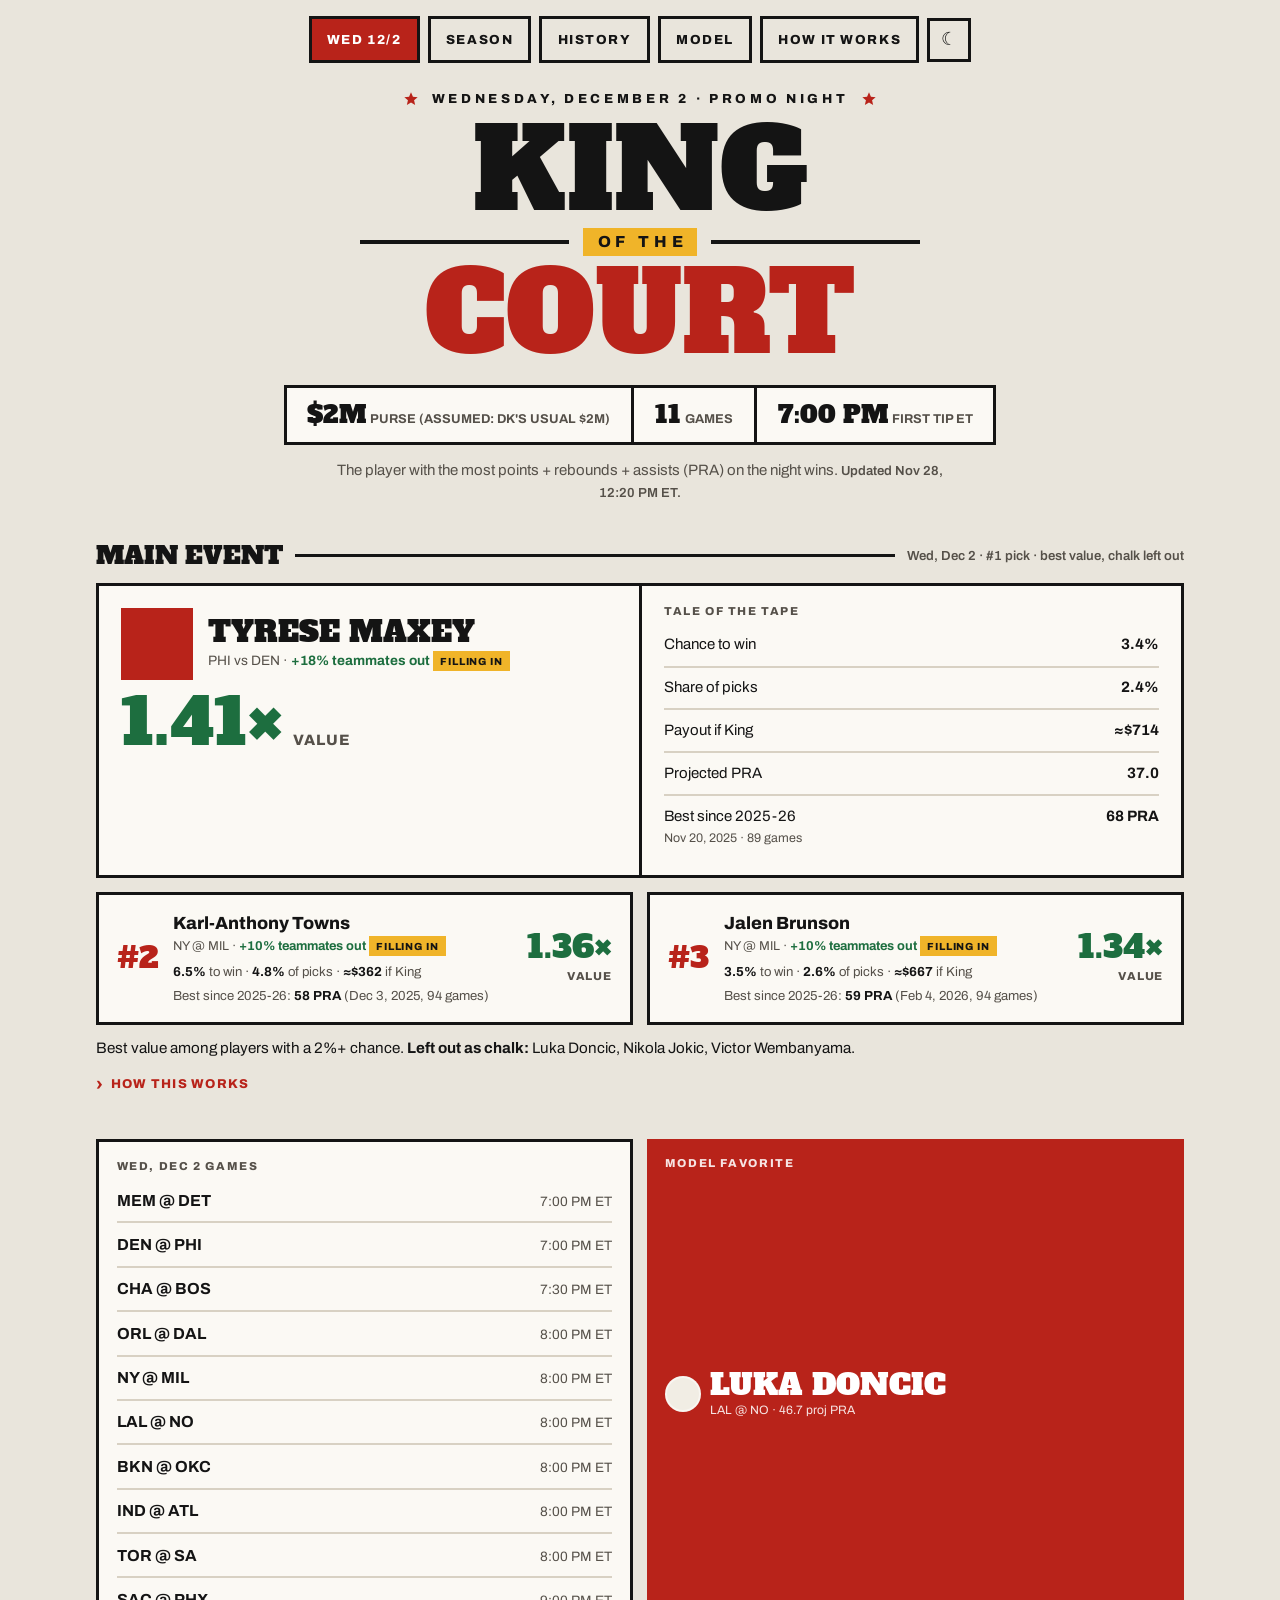
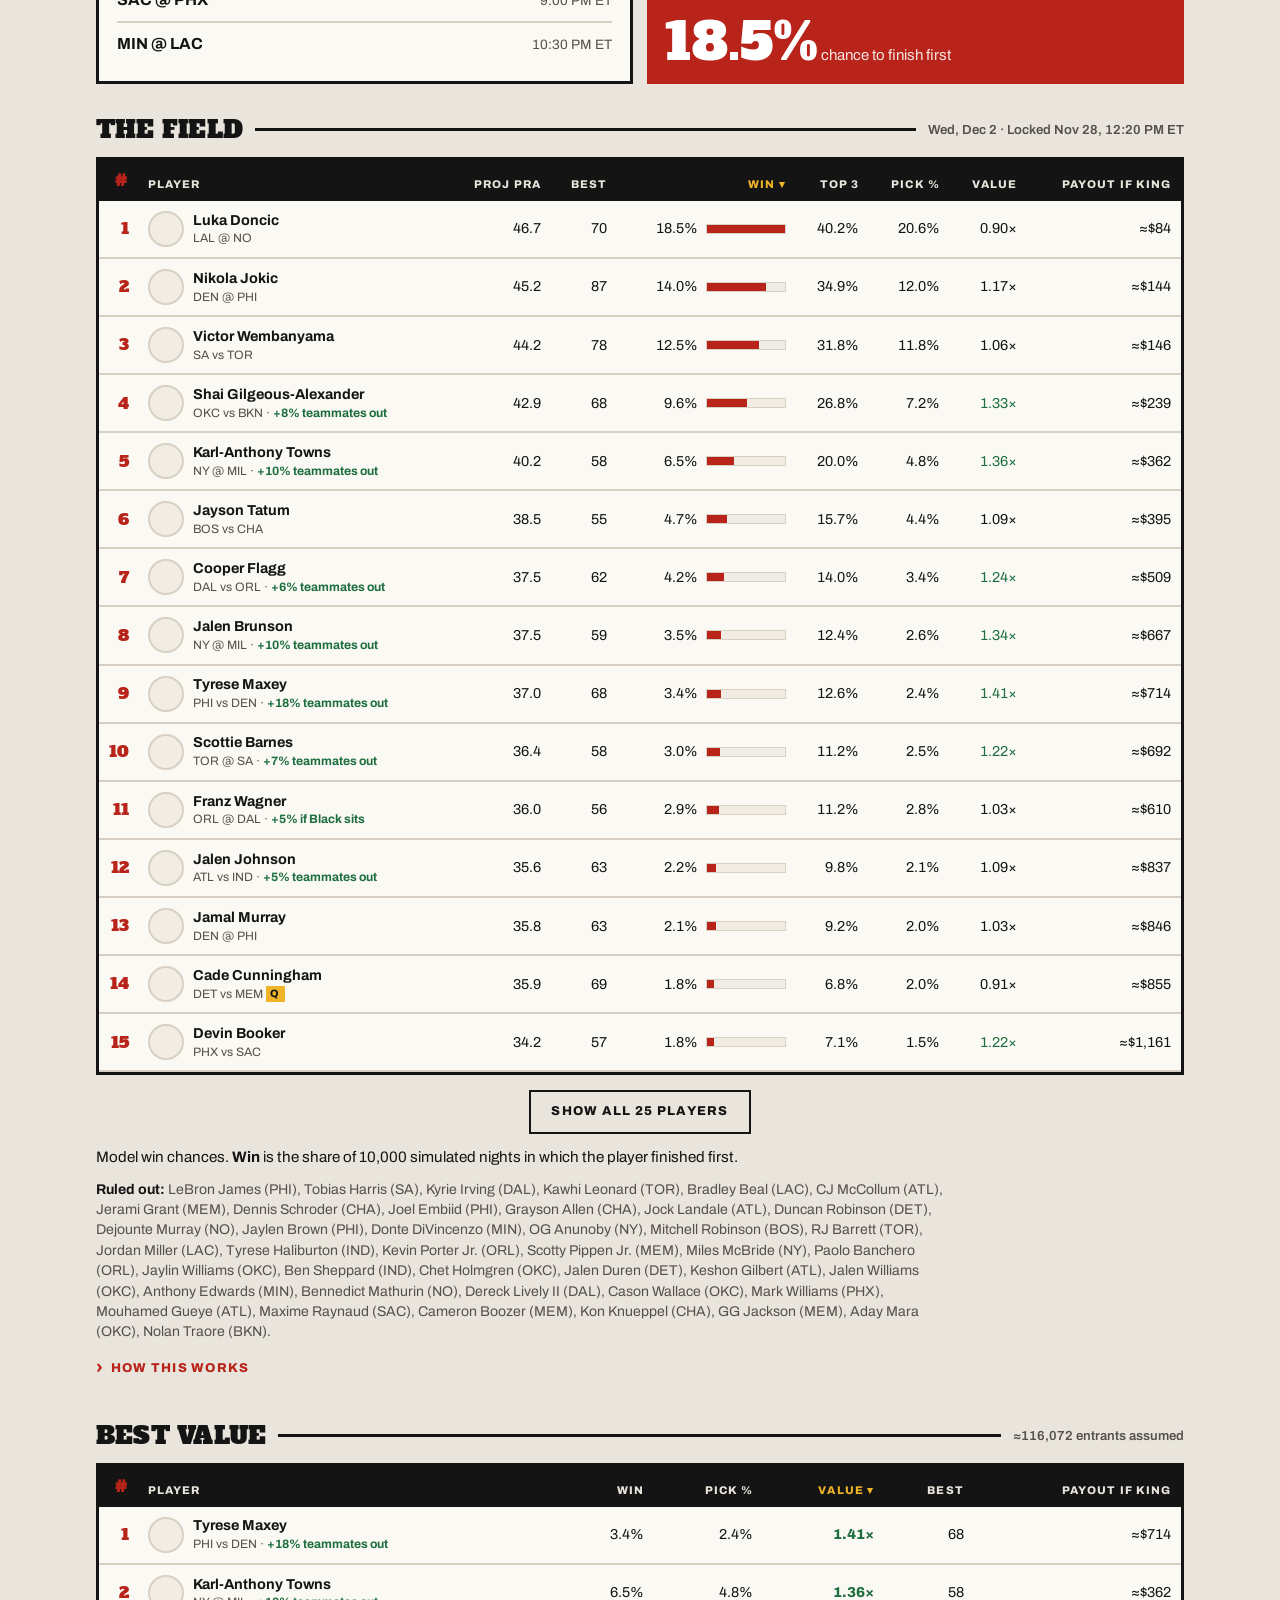
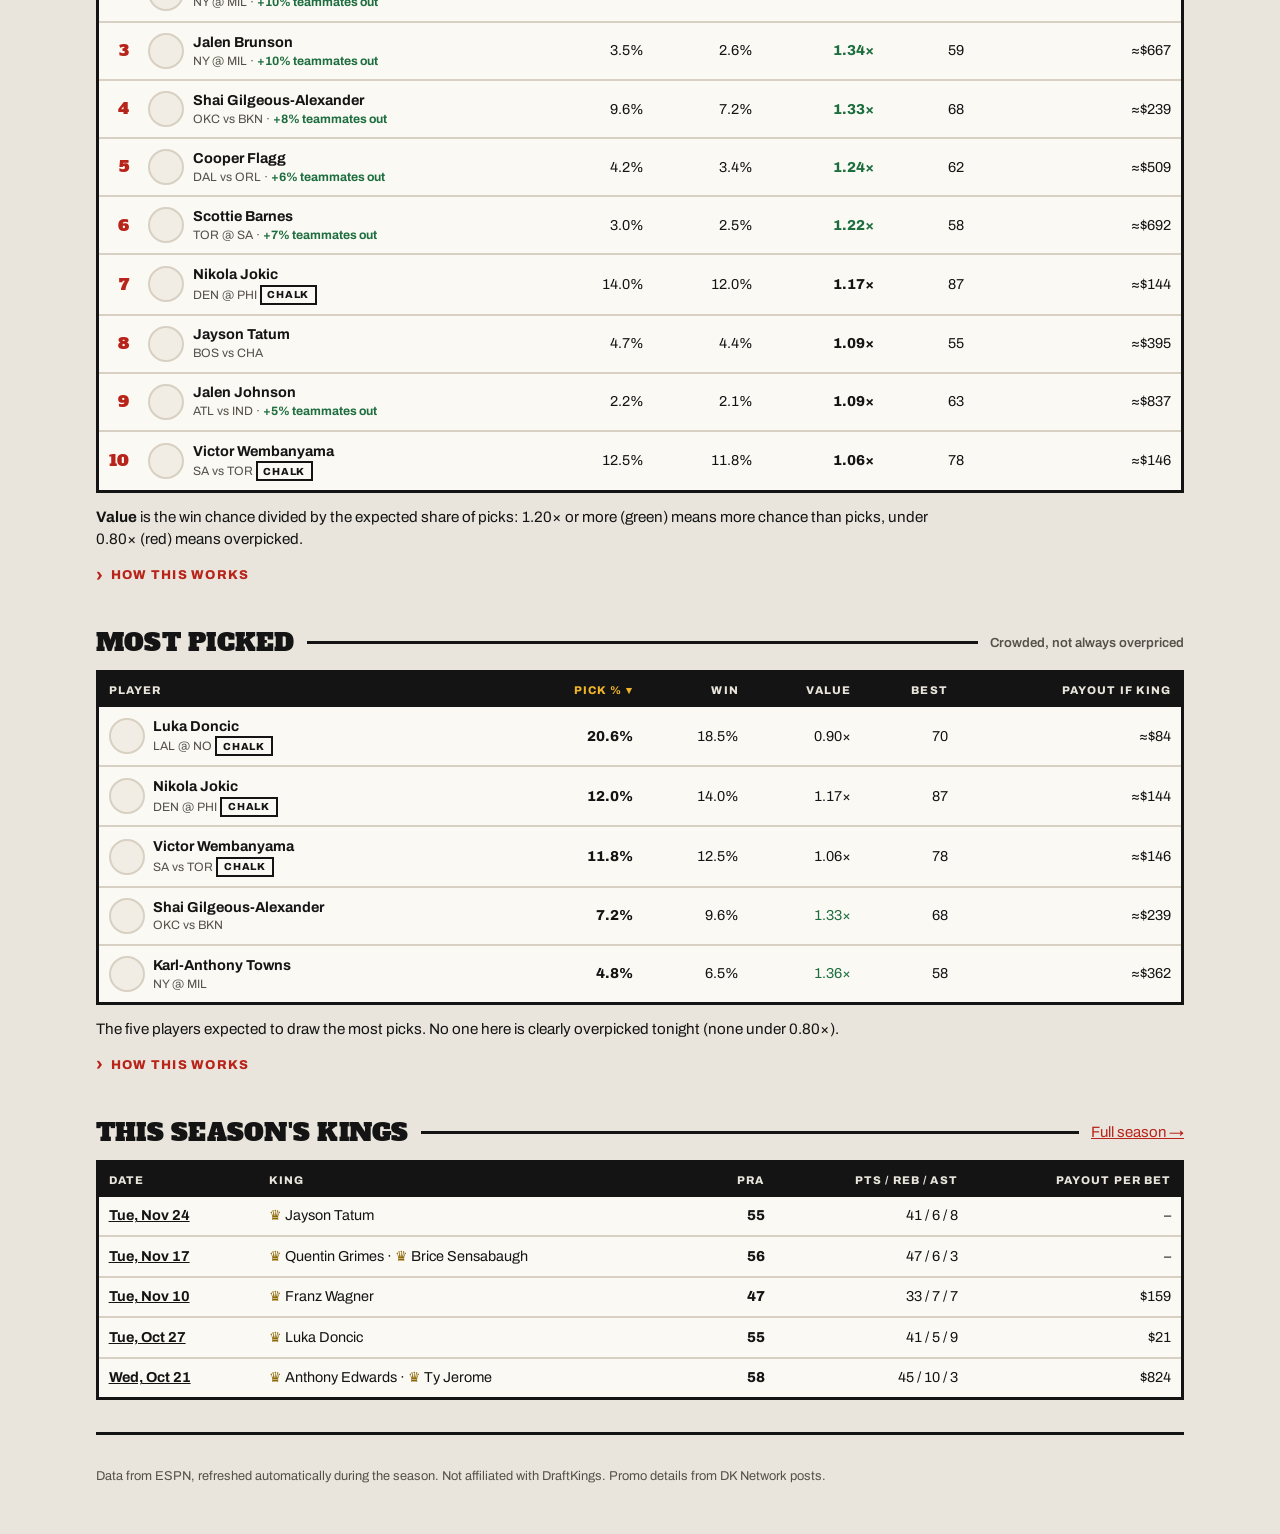
<file: index.html>
<!doctype html>
<html lang="en">
<head>
  <meta charset="utf-8">
  <meta name="viewport" content="width=device-width, initial-scale=1">
  <title>King of the Court Tracker</title>
  <meta name="description" content="DraftKings NBA King of the Court: the next promo night's slate, model win chances and a live PRA leaderboard.">
  <link rel="icon" href="favicon.svg" type="image/svg+xml">
  <link rel="preconnect" href="https://fonts.googleapis.com">
  <link rel="preconnect" href="https://fonts.gstatic.com" crossorigin>
  <link rel="stylesheet" href="https://fonts.googleapis.com/css2?family=Alfa+Slab+One&family=Archivo:wght@400;500;600;700;800&display=swap">
  <link rel="stylesheet" href="style.css?v=8b0fa7b0">
</head>
<body>
  <header class="masthead">
    <div class="wrap">
      <nav class="tabs" aria-label="Pages">
        <a href="./" aria-current="page">Promo</a>
        <a href="season.html">Season</a>
        <a href="history.html">History</a>
        <a href="model.html">Model</a>
        <a href="how.html"><span class="tab-long">How it works</span><span class="tab-short">How</span></a>
        <button type="button" class="theme-btn" id="theme" aria-label="Switch theme">☾</button>
      </nav>
      <div class="poster">
        <div class="poster-date">
          <svg class="star" viewBox="0 0 24 24" fill="currentColor" aria-hidden="true"><path d="M12 2l2.9 6.6 7.1.6-5.4 4.7 1.6 7-6.2-3.7-6.2 3.7 1.6-7L2 9.2l7.1-.6z"/></svg>
          <span id="poster-date"></span>
          <svg class="star" viewBox="0 0 24 24" fill="currentColor" aria-hidden="true"><path d="M12 2l2.9 6.6 7.1.6-5.4 4.7 1.6 7-6.2-3.7-6.2 3.7 1.6-7L2 9.2l7.1-.6z"/></svg>
        </div>
        <h1><span class="pw">King</span><span class="pof"><span>of the</span></span><span class="pw red">Court</span></h1>
        <div class="purse" id="hero-kv" hidden></div>
        <p class="sub" id="sub">The player with the most points + rebounds + assists (PRA) on the night wins. <span class="updated" id="updated"></span></p>
      </div>
    </div>
  </header>

  <main class="wrap">
    <div id="status" hidden></div>

    <section class="card" id="picks-card" hidden>
      <div class="card-head"><h2>Main event</h2><span class="updated" id="picks-sub"></span></div>
      <div id="picks"></div>
      <p class="lead" id="picks-lead"></p>
      <details class="how"><summary>How this works</summary><p class="note" id="picks-note"></p><p class="note"><a href="how.html#round-6">See how the picks are chosen step by step in round 6 of How it works →</a></p></details>
    </section>

    <section class="card" id="hero" hidden>
      <div class="hero">
        <div class="games"><div class="box-k" id="hero-title">The games</div><div class="slate" id="slate"></div></div>
        <div class="hero-side" id="hero-side"></div>
      </div>
    </section>

    <section class="card" id="live-card" hidden>
      <div class="card-head"><h2>Live leaderboard</h2><span class="updated" id="live-updated"></span></div>
      <div class="table-wrap"><div id="live"></div></div>
      <p class="note">Straight from ESPN's box scores, refreshed every minute while games are on. Ties at the top split the prize.
        On promo nights, <b>Payout if King</b> is the estimated bonus bet per winning pick if the night ended now, from the pick shares
        estimated before tip-off; for players tied for first it's the split among everyone who picked any of them. A dash means the
        player was outside the model's list.</p>
    </section>

    <section class="card">
      <div class="card-head"><h2>The field</h2><span class="updated" id="model-updated"></span></div>
      <div class="table-wrap collapsed" id="model-wrap"><div id="model"></div></div>
      <div class="more" id="more-wrap" hidden><button type="button" class="btn ghost" id="more"></button></div>
      <p class="lead">Model win chances. <b>Win</b> is the share of 10,000 simulated nights in which the player finished first.</p>
      <p class="note" id="out-note"></p>
      <details class="how"><summary>How this works</summary>
        <p class="note">
          <b>Proj PRA</b> is the model's expected points + rebounds + assists. In <b>Win</b>, a tie for first counts as a split.
          <b>Best</b> is the player's highest PRA in one game this season and last (regular season and NBA Cup), for comparison with the
          projection; it isn't part of the model. A player with fewer games has had fewer chances at a big night.
          <b>Top 3</b> is the share of nights in which the player finished in the top three, which matters on Three Kings nights.
          <span class="inj q">Q</span> marks a questionable / day-to-day player: the model gives them a 70% chance to play, and Proj PRA
          assumes they play. Out players are left off. The prediction refreshes about every two hours until the first tip-off, then
          locks; that locked version is the one graded on the <a href="model.html">Model</a> page.
          On promo nights, <b>Payout if King</b> (<b>if top 3</b> on Three Kings nights) is the estimated bonus bet each winning pick
          would get; the Best value card below explains the estimate. On phones this table scrolls sideways to show it.
          Click <b>Best</b>, <b>Win</b>, <b>Top 3</b>, <b>Pick %</b>, <b>Value</b> or <b>Payout</b> to sort; <b>#</b> stays the model's rank by win chance.
        </p>
        <p class="note"><a href="how.html#round-4">See how win chances are simulated step by step in round 4 of How it works →</a></p>
      </details>
    </section>

    <section class="card" id="value-card" hidden>
      <div class="card-head"><h2>Best value</h2><span class="updated" id="value-sub"></span></div>
      <div class="table-wrap"><div id="value"></div></div>
      <p class="lead" id="value-lead"></p>
      <details class="how"><summary>How this works</summary><p class="note" id="value-note"></p><p class="note"><a href="how.html#round-6">See how value works step by step in round 6 of How it works →</a></p></details>
    </section>

    <section class="card" id="most-card" hidden>
      <div class="card-head"><h2>Most picked</h2><span class="updated">Crowded, not always overpriced</span></div>
      <div class="table-wrap"><div id="most"></div></div>
      <p class="lead" id="most-lead"></p>
      <details class="how"><summary>How this works</summary><p class="note" id="most-note"></p><p class="note"><a href="how.html#round-5">See how picks are estimated step by step in round 5 of How it works →</a></p></details>
    </section>

    <section class="card">
      <div class="card-head"><h2>This season's Kings</h2><a href="season.html">Full season →</a></div>
      <div class="table-wrap"><div id="recent"></div></div>
    </section>

    <footer>Data from ESPN, refreshed automatically during the season. Not affiliated with DraftKings. Promo details from DK Network posts.</footer>
  </main>

  <script src="model.js?v=99ea8370"></script>
  <script src="common.js?v=1736d6de"></script>
  <script>
    const $ = (id) => document.getElementById(id);
    // A list of names as the end of a sentence: no second period after "Jr.".
    const endList = (list) => list.join(", ").replace(/\.?$/, ".");
    let pred, promos, leaders, chalk, names, teams, target, liveTimer;
    // Sort state for the two tables (click a column header to sort).
    const modelSort = { sort: "win", dir: "desc" };
    const valueSort = { sort: "value", dir: "desc" };
    const mostSort = { sort: "share", dir: "desc" };

    async function main() {
      const { current } = await getSeasons();
      [pred, promos, leaders, chalk] = await Promise.all([
        getData(`predictions-${current}.json`, { optional: true }),
        getData(`promos-${current}.json`, { optional: true }),
        getData(`leaders-${current}.json`, { optional: true }),
        getData("chalk.json"),
      ]);
      names = { ...(leaders?.names ?? {}), ...(pred?.names ?? {}) };
      teams = { ...(leaders?.teams ?? {}), ...(pred?.teams ?? {}) };
      const today = easternToday();
      const days = Object.keys(pred?.days ?? {}).sort();
      const promoDays = days.filter((d) => pred.days[d].promo);
      // Tonight if it's a promo night, else the next one; after the season, the last one.
      target = promoDays.find((d) => d >= today) ?? promoDays.at(-1) ?? days.find((d) => d >= today) ?? days.at(-1);
      if (pred?.updated) $("updated").textContent = `Updated ${stampText(pred.updated)}.`;
      if (!target) {
        $("model").innerHTML = `<p class="muted">No prediction yet. The model runs every two hours on game days.</p>`;
      } else {
        setHomeTab(target);
        renderHero();
        renderModel();
        startLive();
      }
      renderRecent(current);
    }

    function promoFor(d) {
      const gameDays = (leaders?.days ?? []).map((x) => x.d).concat(Object.keys(pred?.days ?? {}));
      return promoInfo(promos, d, gameDays);
    }

    function dayLabel(d) {
      const today = easternToday();
      return d === today ? "Tonight" : dateText(d, { weekday: "long", month: "short", day: "numeric" });
    }

    function renderHero() {
      const p = pred.days[target];
      const promo = promoFor(target);
      const done = leaders?.days?.find((x) => x.d === target && x.final);
      $("hero").hidden = false;
      const tonight = dayLabel(target) === "Tonight";
      const kind = promo ? (promo.format === "three" ? "Three Kings" : "Promo night") : "Not a promo night";
      $("poster-date").textContent = `${tonight ? "Tonight · " : ""}${dateText(target, { weekday: "long", month: "long", day: "numeric" })} · ${kind}`;
      $("hero-title").textContent = tonight ? "Tonight's games" : `${dateText(target)} games`;
      const kv = [];
      if (promo) kv.push(`<div><b>${fmt.money(promo.pool)}</b><span>${promo.assumed ? "Purse (assumed: DK's usual $2M)" : "Purse"}</span></div>`);
      kv.push(`<div><b>${p.games}</b><span>${p.games === 1 ? "Game" : "Games"}</span></div>`, `<div><b>${timeText(p.firstTip).replace(/ ET$/, "")}</b><span>First tip ET</span></div>`);
      $("hero-kv").innerHTML = kv.join("");
      $("hero-kv").hidden = false;
      $("slate").innerHTML = p.slate
        .slice()
        .sort((a, b) => (a.tip < b.tip ? -1 : 1))
        .map((g) => `<div class="g" data-gid="${esc(g.gid)}"><b>${esc(g.away)} @ ${esc(g.home)}</b><span class="t">${timeText(g.tip)}${g.total ? ` · total ${g.total}` : ""}</span></div>`)
        .join("");
      const fav = p.players[0];
      let side;
      if (done) {
        const kings = promo ? promoCrowns(promo, done) : done.kings;
        side = `<div class="box-k">${kings.length > 1 ? "Kings" : "King"} of the Court</div>${kings
          .map((pid) => `<div class="who">${headshot(pid, 52)}<div><span class="pn">${crown}${playerName(names, pid)}</span><small>${done.top[0].pra} PRA · model gave ${fmt.pct(p.players.find((x) => x.pid === pid)?.win ?? 0)}</small></div></div>`)
          .join("")}<a href="day.html?d=${target}">Full night →</a>`;
      } else {
        side = `<div class="box-k">Model favorite</div><div class="who">${headshot(fav.pid, 52)}<div><span class="pn">${playerName(names, fav.pid)}</span><small>${esc(fav.tm)} ${vsText(fav.home, fav.opp)} · ${fmt.d1(fav.mean)} proj PRA</small></div></div><div><span class="big">${fmt.pct(fav.win)}</span> <span class="muted">chance to finish first</span></div>`;
      }
      $("hero-side").innerHTML = `<div class="fav">${side}</div>`;
    }

    function winBar(p, max) {
      return `<div class="barcell"><span>${fmt.pct(p)}</span><span class="bar"><i style="width:${Math.min(100, (p / max) * 100).toFixed(1)}%"></i></span></div>`;
    }

    function renderModel() {
      const p = pred.days[target];
      const locked = new Date() >= new Date(p.firstTip);
      $("model-updated").textContent = `${dateText(target)} · ${locked ? "Locked" : "Updated"} ${stampText(p.takenAt)}`;
      const max = Math.max(...p.players.map((x) => x.win), 0.01);
      // # stays the model's rank by win chance whatever the table is sorted by.
      const rows = p.players.slice(0, 25).map((r, i) => ({ ...r, rank: i + 1 }));
      const kings = new Set(leaders?.days?.find((x) => x.d === target && x.final)?.kings ?? []);
      for (const r of rows) if (kings.has(r.pid)) r._cls = "king";
      const draw = () =>
        renderTable(
          $("model"),
          rows,
          [
            { key: "rank", label: "#", cls: "rank", nosort: true, fmt: (r) => r.rank },
            { key: "name", label: "Player", cls: "l", nosort: true, fmt: (r) => whoCell(names, r.pid, `${esc(r.tm)} ${vsText(r.home, r.opp)}${injuryTag(r.inj)}${bumpTag(r, names)}`) },
            { key: "mean", label: "Proj PRA", nosort: true, fmt: (r) => fmt.d1(r.mean) },
            bestCol,
            { key: "win", label: "Win", fmt: (r) => winBar(r.win, max) },
            { key: "top3", label: "Top 3", fmt: (r) => fmt.pct(r.top3) },
            ...(hasValue(p)
              ? [
                  { key: "share", label: "Pick %", cls: "hide-sm", fmt: (r) => fmt.pct(r.share) },
                  { key: "value", label: "Value", cls: "hide-sm", fmt: (r) => valueCell(r.value) },
                  // Shown on phones too (Rudy, 2026-11-17): the table scrolls sideways inside its box there.
                  { key: "estPayout", label: `Payout if ${p.format === "three" ? "top 3" : "King"}`, fmt: (r) => approxMoney(r.estPayout) },
                ]
              : []),
          ],
          modelSort,
          draw
        );
      draw();
      // The first 15 rows show until "Show all"; the CSS hides the rest, so sorting still ranks all 25.
      const wrap = $("model-wrap"), more = $("more");
      const label = () => (more.textContent = wrap.classList.contains("collapsed") ? `Show all ${rows.length} players` : "Show top 15");
      $("more-wrap").hidden = rows.length <= 15;
      label();
      more.onclick = () => {
        wrap.classList.toggle("collapsed");
        label();
      };
      renderPicks(p);
      renderValue(p);
      renderMost(p);
      const out = (p.out ?? []).map((o) => `${playerName(names, o.pid)} (${esc(o.tm)})`);
      $("out-note").innerHTML = out.length ? `<b>Ruled out:</b> ${out.join(", ")}.` : "";
    }

    const hasValue = (p) => p.players.some((x) => x.share != null);

    // Best value: players with a real chance, ranked by win chance ÷ estimated share of picks.
    function renderValue(p) {
      if (!hasValue(p)) return;
      const three = p.format === "three";
      const rows = p.players
        .filter((x) => x.win >= MODEL.valueMinWin && x.value != null)
        .sort((a, b) => b.value - a.value)
        .slice(0, 10)
        .map((r, i) => ({ ...r, vrank: i + 1, name: names[r.pid]?.n ?? r.pid, chance: three ? r.top3 : r.win }));
      $("value-card").hidden = false;
      $("value-sub").textContent = p.entrants ? `≈${p.entrants.n.toLocaleString()} entrants assumed` : "";
      // # stays the rank by value whatever the table is sorted by.
      const draw = () =>
        renderTable(
          $("value"),
          rows,
          [
            { key: "vrank", label: "#", cls: "rank hide-sm", nosort: true, fmt: (r) => r.vrank },
            { key: "name", label: "Player", cls: "l", asc: true, fmt: (r) => whoCell(names, r.pid, `${esc(r.tm)} ${vsText(r.home, r.opp)}${injuryTag(r.inj)}${chalkTag(r)}${bumpTag(r, names)}`) },
            { key: "chance", label: three ? "Top 3" : "Win", cls: "hide-sm", fmt: (r) => fmt.pct(r.chance) },
            { key: "share", label: "Pick %", fmt: (r) => fmt.pct(r.share) },
            { key: "value", label: "Value", cls: "key", fmt: (r) => valueCell(r.value) },
            bestCol,
            { key: "estPayout", label: `Payout if ${three ? "top 3" : "King"}`, fmt: (r) => approxMoney(r.estPayout) },
          ],
          valueSort,
          draw,
          "No player has a 2%+ chance yet."
        );
      draw();
      $("value-lead").innerHTML = `<b>Value</b> is the ${three ? "top-3" : "win"} chance divided by the expected share of picks:
        1.20× or more (green) means more chance than picks, under 0.80× (red) means overpicked.`;
      $("value-note").innerHTML = `
        The prize is split among everyone who picked the King, so a popular player pays less. <b>Pick %</b> is the share of
        entrants expected to pick the player. In DK's published payouts (10 nights of 2025-26) the public followed win chances only loosely,
        leaned toward players with big season averages, and piled onto rookies (about 3.4× the picks of a veteran with the same chance);
        the estimate copies that pattern. Early in a season last season's average counts as 10 games of this one, so one quiet opener
        doesn't make a star look unpopular.
        <b>Value</b> is the ${three ? "top-3" : "win"} chance divided by that share: 1.00× means the player is picked exactly in line with
        their chance, 1.20× or more (green) means 20%+ more chance than picks, and under 0.80× (red) means overpicked.
        <b>Payout if ${three ? "top 3" : "King"}</b> is the bonus bet each winning pick would get, assuming ≈${p.entrants?.n.toLocaleString() ?? "–"} entrants
        (${esc(p.entrants?.source ?? "no estimate")}). On phones the ${three ? "Top 3" : "Win"} column is left off here to make room; it's in the table above.
        ${bestNote} Click a column header to sort.
        Players under a 2% chance are left out${p.longShots ? ` (${p.longShots} more with value above 1.00×)` : ""}: their value is
        mostly noise. These are rough estimates; the edges are usually small. See how value picks have done on the <a href="model.html">Model</a> page.`;
    }

    // Best single-game PRA over this season and last (saved by predict.mjs from 11/17/26 on).
    const bestCol = { key: "best", label: "Best", sort: (r) => r.best?.pra, fmt: (r) => (r.best ? r.best.pra : "–") };
    const bestNote = `<b>Best</b> is the player's highest PRA in one game this season and last (regular season and NBA Cup); it isn't part of the model.`;
    const chalkOf = (r) => r.chalk ?? isChalk(r, chalk);
    const chalkTag = (r) => (chalkOf(r) ? ` <span class="tag">Chalk</span>` : "");

    // Tonight's picks: the best value among players with a real chance, chalk left out. The locked
    // prediction saves its picks; older predictions are worked out here the same way.
    function renderPicks(p) {
      if (!hasValue(p)) return;
      const promo = promoFor(target);
      const three = p.format === "three";
      const byPid = Object.fromEntries(p.players.map((x) => [x.pid, x]));
      const list = (p.picks ? p.picks.map((pid) => byPid[pid]).filter(Boolean) : topPicks(p.players, promo, chalk)).map((x) => ({ ...x, chalk: chalkOf(x) }));
      $("picks-card").hidden = false;
      $("picks-sub").textContent = `${dayLabel(target) === "Tonight" ? "" : `${dateText(target)} · `}#1 pick · best value, chalk left out`;
      const chance = (r) => (three ? r.top3 : r.win);
      const ifWin = three ? "top 3" : "King";
      // Best night over this season and last (saved by predict.mjs from 11/17/26 on; older nights skip it).
      const bestDate = (b) => dateText(b.d, { month: "short", day: "numeric", year: "numeric" });
      const bestSince = (b) => `Best since ${seasonLabel(b.since)}`;
      const line2 = (r) => `${esc(r.tm)} ${vsText(r.home, r.opp)}${injuryTag(r.inj)}${bumpTag(r, names)}${isFillIn(r) ? ` <span class="tag gold">Filling in</span>` : ""}`;
      // #1 is the main event (its stats as a tale of the tape); #2 and #3 are the undercard below it.
      const [top, ...rest] = list;
      $("picks").innerHTML = top
        ? `<div class="main-event">
            <div class="me-fighter">
              <div class="me-who"><div class="me-photo">${headshot(top.pid, 72)}</div><div><div class="me-name">${playerName(names, top.pid)}</div><small>${line2(top)}</small></div></div>
              <div class="me-value"><b>${valueCell(top.value)}</b><span>VALUE</span></div>
            </div>
            <div class="divider" aria-hidden="true"></div>
            <div class="tape">
              <div class="k">Tale of the tape</div>
              <div class="row"><span>Chance to ${three ? "finish top 3" : "win"}</span><b>${fmt.pct(chance(top))}</b></div>
              <div class="row"><span>Share of picks</span><b>${fmt.pct(top.share)}</b></div>
              <div class="row"><span>Payout if ${ifWin}</span><b>${approxMoney(top.estPayout)}</b></div>
              <div class="row"><span>Projected PRA</span><b>${fmt.d1(top.mean)}</b></div>${
                top.best
                  ? `<div class="row"><span>${bestSince(top.best)}<small>${bestDate(top.best)} · ${top.best.gp} games</small></span><b>${top.best.pra} PRA</b></div>`
                  : ""
              }
            </div>
          </div>${
            rest.length
              ? `<div class="undercard">${rest
                  .map(
                    (r, i) => `<div class="uc"><div class="uc-n">#${i + 2}</div>
                      <div class="uc-body"><span class="pn">${playerName(names, r.pid)}</span><small>${line2(r)}</small>
                        <div class="uc-kv"><b>${fmt.pct(chance(r))}</b> ${three ? "top 3" : "to win"} · <b>${fmt.pct(r.share)}</b> of picks · <b>${approxMoney(r.estPayout)}</b> if ${ifWin}</div>${
                          r.best ? `<div class="uc-kv">${bestSince(r.best)}: <b>${r.best.pra} PRA</b> (${bestDate(r.best)}, ${r.best.gp} games)</div>` : ""
                        }</div>
                      <div class="uc-val"><b>${valueCell(r.value)}</b><span>VALUE</span></div></div>`
                  )
                  .join("")}</div>`
              : ""
          }`
        : `<p class="muted">No non-chalk player has a 2%+ chance tonight.</p>`;
      // Name the chalk that a pick would otherwise have come from, with the reason.
      const onList = new Set((chalk?.players ?? []).map((c) => c.pid));
      const leftOut = p.players
        .filter((x) => chance(x) >= MODEL.valueMinWin && chalkOf(x))
        .sort((a, b) => b.share - a.share);
      const left = leftOut.map((x) => `${playerName(names, x.pid)} (${fmt.pct(x.share)} of picks${onList.has(x.pid) && x.share < chalk.shareCutoff ? ", on the list" : ""})`);
      $("picks-lead").innerHTML = `Best value among players with a 2%+ chance.${
        leftOut.length ? ` <b>Left out as chalk:</b> ${endList(leftOut.map((x) => playerName(names, x.pid)))}` : ""
      }`;
      $("picks-note").innerHTML = `
        The three players whose ${three ? "top-3" : "win"} chance is highest compared with how many people are expected to pick them,
        among players with a 2%+ chance. ${left.length ? `<b>Left out as chalk:</b> ${endList(left)}` : ""}
        Chalk is anyone expected to draw ${fmt.pct0(chalk?.shareCutoff ?? 0.1)}+ of the picks, plus a hand-kept list
        (${(chalk?.players ?? []).map((c) => esc(c.name)).join(", ")}). Leaving chalk out mostly buys bigger payouts: the public picks
        established stars roughly in line with their chances. Rookies are the big exception (heavily overpicked, so poor value).${
          top?.best
            ? ` <b>${bestSince(top.best)}</b> is the player's highest PRA in one game this season and last (regular season and NBA Cup),
        with the date and how many games that covers. It shows what a big night looks like for the player; it isn't part of the model.
        A player with fewer games has had fewer chances at a big one.`
            : ""
        } <b>Filling in</b> marks a player whose projection is up 5%+
        because teammates are out (or would be, if a questionable teammate sits). These are estimates with small edges, so
        expect most nights to miss; see how the picks have done on the <a href="model.html">Model</a> page.`;
    }

    // Most picked: who the crowd is on, with what they'd pay. Red value = picked well beyond the chance.
    function renderMost(p) {
      if (!hasValue(p)) return;
      const three = p.format === "three";
      const rows = [...p.players]
        .sort((a, b) => b.share - a.share)
        .slice(0, 5)
        .map((r) => ({ ...r, name: names[r.pid]?.n ?? r.pid, chance: three ? r.top3 : r.win }));
      $("most-card").hidden = false;
      const draw = () =>
        renderTable(
          $("most"),
          rows,
          [
            { key: "name", label: "Player", cls: "l", asc: true, fmt: (r) => whoCell(names, r.pid, `${esc(r.tm)} ${vsText(r.home, r.opp)}${injuryTag(r.inj)}${chalkTag(r)}`) },
            { key: "share", label: "Pick %", cls: "key", fmt: (r) => fmt.pct(r.share) },
            { key: "chance", label: three ? "Top 3" : "Win", cls: "hide-sm", fmt: (r) => fmt.pct(r.chance) },
            { key: "value", label: "Value", fmt: (r) => valueCell(r.value) },
            bestCol,
            { key: "estPayout", label: `Payout if ${three ? "top 3" : "King"}`, fmt: (r) => approxMoney(r.estPayout) },
          ],
          mostSort,
          draw
        );
      draw();
      const over = rows.filter((r) => r.value < 0.8);
      $("most-lead").innerHTML = `The five players expected to draw the most picks. ${
        over.length ? `<b>Overpicked tonight</b> (red, under 0.80×): ${endList(over.map((r) => playerName(names, r.pid)))}` : "No one here is clearly overpicked tonight (none under 0.80×)."
      }`;
      $("most-note").innerHTML = `
        Crowded isn't the same as overpriced: the public picks established stars
        roughly in line with their chances, so they usually show a value around 1.0–1.2×, and a win pays little because so many share it.
        Rookies are the exception: they draw about 3.4× the picks of a veteran with the same chance, so a popular rookie shows red.
        The estimate includes the public's lean toward rookies and big season averages, but not hype it can't measure (a hot streak on national TV,
        a big name on a down night), so real crowds on those players can be bigger.
        On phones the ${three ? "Top 3" : "Win"} column is left off to make room. ${bestNote}`;
    }

    // ---- Live leaderboard: polls ESPN from the browser on the night itself ----

    const ESPN = "https://site.api.espn.com/apis/site/v2/sports/basketball/nba";
    function startLive() {
      const p = pred.days[target];
      if (target !== easternToday()) return;
      const msToTip = new Date(p.firstTip) - Date.now();
      if (msToTip > 10 * 60 * 1000) {
        liveTimer = setTimeout(startLive, Math.min(msToTip - 9 * 60 * 1000, 2 ** 31 - 1));
        return;
      }
      pollLive();
    }

    async function pollLive() {
      try {
        const board = await (await fetch(`${ESPN}/scoreboard?dates=${target.replace(/-/g, "")}`)).json();
        const events = (board.events ?? []).filter((e) => e.season?.type === 2 && e.competitions?.[0]?.type?.abbreviation !== "ALLSTAR");
        const started = events.filter((e) => e.status.type.state !== "pre");
        const sums = await Promise.all(started.map((e) => fetch(`${ESPN}/summary?event=${e.id}`).then((r) => r.json()).catch(() => null)));
        const lines = [];
        sums.forEach((s, i) => {
          const e = started[i];
          for (const team of s?.boxscore?.players ?? []) {
            const st = team.statistics?.[0];
            if (!st) continue;
            const k = Object.fromEntries(st.keys.map((key, j) => [key, j]));
            for (const a of st.athletes ?? []) {
              if (a.didNotPlay || !a.stats?.length) continue;
              const n = (j) => Number(a.stats[j]) || 0;
              const pts = n(k.points), reb = n(k.rebounds), ast = n(k.assists);
              lines.push({ pid: a.athlete.id, name: a.athlete.displayName, tm: team.team.abbreviation, pts, reb, ast, pra: pts + reb + ast, min: a.stats[k.minutes], game: e.status.type.shortDetail, state: e.status.type.state });
            }
          }
        });
        for (const e of events) {
          const el = document.querySelector(`.slate .g[data-gid="${e.id}"]`);
          if (!el) continue;
          el.classList.toggle("in", e.status.type.state === "in");
          const c = e.competitions[0].competitors;
          const away = c.find((x) => x.homeAway === "away"), home = c.find((x) => x.homeAway === "home");
          if (e.status.type.state !== "pre") el.querySelector(".t").textContent = `${away.score}–${home.score} · ${e.status.type.shortDetail}`;
        }
        lines.sort((a, b) => b.pra - a.pra || b.pts - a.pts);
        const allDone = events.length && events.every((e) => e.status.type.state === "post");
        $("live-card").hidden = !started.length;
        $("live-updated").innerHTML = allDone ? "Final" : `<span class="tag live">Live</span> ${new Date().toLocaleTimeString(undefined, { hour: "numeric", minute: "2-digit" })}`;
        const day = pred.days[target];
        const byPid = Object.fromEntries(day.players.map((p) => [p.pid, p]));
        const modelWin = Object.fromEntries(day.players.map((p) => [p.pid, p.win]));
        const top = lines.slice(0, 15);
        for (const r of top) if (r.pra === top[0].pra) r._cls = "king";
        // Payout if the night ended now: the pre-tip estimate per player. Players tied for first split the pool
        // among everyone who picked any of them, so the leaders' figure uses their combined pick share.
        const kings = top.filter((r) => r._cls);
        const kingShare = kings.reduce((t, r) => (t == null || byPid[r.pid]?.share == null ? null : t + byPid[r.pid].share), 0);
        const payNow = (r) => {
          if (r._cls && kings.length > 1 && day.format !== "three" && kingShare && day.pool && day.entrants?.n) return day.pool / (day.entrants.n * kingShare);
          return byPid[r.pid]?.estPayout ?? null;
        };
        renderTable(
          $("live"),
          top,
          [
            { key: "rank", label: "#", cls: "rank", fmt: (r, i) => i + 1 },
            { key: "name", label: "Player", cls: "l", fmt: (r) => `<div class="who">${headshot(r.pid)}<div><span class="pn">${r._cls ? crown : ""}${esc(r.name)}</span><small>${esc(r.tm)} · ${esc(r.game)}</small></div></div>` },
            { key: "pts", label: "Pts", fmt: (r) => r.pts },
            { key: "reb", label: "Reb", fmt: (r) => r.reb },
            { key: "ast", label: "Ast", fmt: (r) => r.ast },
            { key: "pra", label: "PRA", cls: "key", fmt: (r) => r.pra },
            { key: "model", label: "Model win", fmt: (r) => (modelWin[r.pid] != null ? fmt.pct(modelWin[r.pid]) : `<span class="muted">–</span>`) },
            ...(hasValue(day)
              ? [{ key: "pay", label: `Payout if ${day.format === "three" ? "top 3" : "King"}`, fmt: (r) => (payNow(r) != null ? approxMoney(payNow(r)) : `<span class="muted">–</span>`) }]
              : []),
          ],
          { nosort: true },
          () => {},
          "No stats yet."
        );
        if (!allDone) liveTimer = setTimeout(pollLive, 60 * 1000);
      } catch (err) {
        console.error(err);
        liveTimer = setTimeout(pollLive, 2 * 60 * 1000);
      }
    }

    function renderRecent(current) {
      const days = (leaders?.days ?? []).filter((x) => x.final && promoFor(x.d)).reverse();
      renderTable(
        $("recent"),
        days.slice(0, 8),
        [
          { key: "d", label: "Date", cls: "l", fmt: (r) => `<a class="day" href="day.html?d=${r.d}">${dateText(r.d)}</a>` },
          { key: "kings", label: "King", cls: "l", fmt: (r) => promoCrowns(promoFor(r.d), r).map((pid) => `${crown}${playerName(names, pid)}`).join(" · ") },
          { key: "pra", label: "PRA", cls: "key", fmt: (r) => r.top[0].pra },
          { key: "line", label: "Pts / Reb / Ast", fmt: (r) => `${r.top[0].pts} / ${r.top[0].reb} / ${r.top[0].ast}` },
          { key: "pay", label: "Payout per bet", fmt: (r) => fmt.money(promoFor(r.d)?.winners?.[0]?.payout ?? null) },
        ],
        { nosort: true },
        () => {},
        `No promo nights finished yet in ${seasonLabel(current)}. Last season's are on the <a href="history.html">History</a> page.`
      );
    }

    main().catch(showError);
  </script>
</body>
</html>
</file>
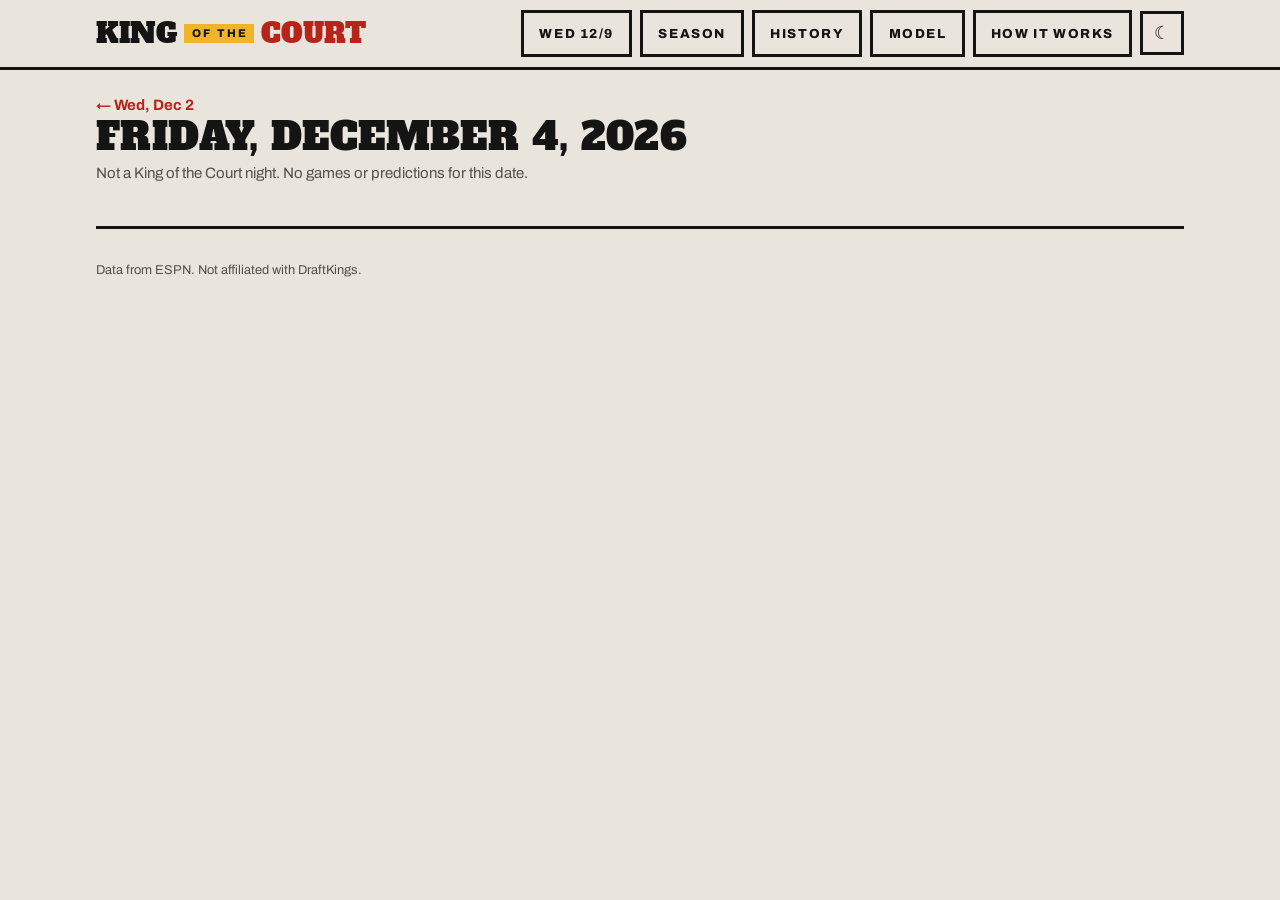
<file: day.html>
<!doctype html>
<html lang="en">
<head>
  <meta charset="utf-8">
  <meta name="viewport" content="width=device-width, initial-scale=1">
  <title>Night Detail · King of the Court</title>
  <meta name="description" content="One NBA night: the PRA leaderboard and the model's chances for each player.">
  <link rel="icon" href="favicon.svg" type="image/svg+xml">
  <link rel="preconnect" href="https://fonts.googleapis.com">
  <link rel="preconnect" href="https://fonts.gstatic.com" crossorigin>
  <link rel="stylesheet" href="https://fonts.googleapis.com/css2?family=Alfa+Slab+One&family=Archivo:wght@400;500;600;700;800&display=swap">
  <link rel="stylesheet" href="style.css?v=8b0fa7b0">
</head>
<body>
  <header class="masthead slim">
    <div class="wrap">
      <a class="wordmark" href="./">King <span class="of">of the</span> <span class="red">Court</span></a>
      <nav class="tabs" aria-label="Pages">
        <a href="./">Promo</a>
        <a href="season.html">Season</a>
        <a href="history.html">History</a>
        <a href="model.html">Model</a>
        <a href="how.html"><span class="tab-long">How it works</span><span class="tab-short">How</span></a>
        <button type="button" class="theme-btn" id="theme" aria-label="Switch theme">☾</button>
      </nav>
    </div>
  </header>

  <main class="wrap">
    <div class="page-head">
      <div class="daynav" id="daynav"></div>
      <h1 id="title">Night</h1>
      <p class="sub" id="sub"></p>
    </div>
    <div id="status" hidden></div>

    <section class="card" id="result-card" hidden>
      <div class="card-head"><h2>PRA leaderboard</h2><span class="updated" id="result-sub"></span></div>
      <div class="table-wrap"><div id="result"></div></div>
    </section>

    <section class="card" id="model-card" hidden>
      <div class="card-head"><h2>Model</h2><span class="updated" id="model-sub"></span></div>
      <p class="note" id="picks-note" style="margin-top:0"></p>
      <div class="table-wrap"><div id="model"></div></div>
      <p class="note" id="model-note"></p>
    </section>

    <footer>Data from ESPN. Not affiliated with DraftKings.</footer>
  </main>

  <script src="model.js?v=99ea8370"></script>
  <script src="common.js?v=1736d6de"></script>
  <script>
    const $ = (id) => document.getElementById(id);

    async function main() {
      const manifest = await getSeasons();
      const d = /^\d{4}-\d{2}-\d{2}$/.test(getParams().d ?? "") ? getParams().d : easternToday();
      const [y, mo] = d.split("-").map(Number);
      const season = mo >= 8 ? y : y - 1;
      const [L, promos, pred, bt] = await Promise.all([
        getData(`leaders-${season}.json`, { optional: true }),
        getData(`promos-${season}.json`, { optional: true }),
        manifest.live?.includes(season) ? getData(`predictions-${season}.json`, { optional: true }) : null,
        manifest.backtests?.includes(season) ? getData(`backtest-${season}.json`, { optional: true }) : null,
      ]);
      const names = { ...(L?.names ?? {}), ...(bt?.names ?? {}), ...(pred?.names ?? {}) };
      const days = [...new Set([...(L?.days ?? []).map((x) => x.d), ...Object.keys(pred?.days ?? {})])].sort();
      const day = L?.days?.find((x) => x.d === d);
      const promo = promoInfo(promos, d, days);

      // Previous / next night.
      const i = days.indexOf(d);
      const prev = i > 0 ? days[i - 1] : days.filter((x) => x < d).at(-1);
      const next = i >= 0 ? days[i + 1] : days.find((x) => x > d);
      $("daynav").innerHTML = [prev && `<a href="?d=${prev}">← ${dateText(prev)}</a>`, next && `<a href="?d=${next}">${dateText(next)} →</a>`].filter(Boolean).join(" <span class='muted'>·</span> ");

      document.title = `${dateText(d, { month: "short", day: "numeric", year: "numeric" })} · King of the Court`;
      $("title").innerHTML = `${esc(dateText(d, { weekday: "long", month: "long", day: "numeric", year: "numeric" }))}`;
      const bits = [];
      if (promo) bits.push(`<span class="tag gold">${promo.format === "three" ? "Three Kings" : "Promo night"}</span> ${fmt.money(promo.pool)} pool.`);
      else bits.push(`Not a King of the Court night.`);
      if (day) bits.push(`${day.games} games${day.final ? "" : " (not all final yet)"}.`);
      $("sub").innerHTML = bits.join(" ");

      if (day) {
        const crowns = promo ? promoCrowns(promo, day) : day.kings;
        $("result-card").hidden = false;
        $("result-sub").textContent = day.final ? "Final" : "In progress at the last data refresh";
        const paidPay = Object.fromEntries((promo?.winners ?? []).map((w) => [w.pid, w.payout]));
        renderTable($("result"), day.top.map((t) => ({ ...t, _cls: crowns.includes(t.pid) ? "king" : "" })), [
          { key: "rank", label: "#", cls: "rank", fmt: (r, i) => i + 1 },
          { key: "name", label: "Player", cls: "l", fmt: (r) => whoCell(names, r.pid, `${esc(r.tm)} ${vsText(r.home, r.opp)}`).replace('<span class="pn">', `<span class="pn">${crowns.includes(r.pid) ? crown : ""}`) },
          { key: "min", label: "Min", fmt: (r) => r.min },
          { key: "pts", label: "Pts", fmt: (r) => r.pts },
          { key: "reb", label: "Reb", fmt: (r) => r.reb },
          { key: "ast", label: "Ast", fmt: (r) => r.ast },
          { key: "pra", label: "PRA", cls: "key", fmt: (r) => r.pra },
          ...(promo?.winners?.length ? [{ key: "pay", label: "Payout", fmt: (r) => (r.pid in paidPay ? fmt.money(paidPay[r.pid]) : "") }] : []),
        ], { nosort: true }, () => {});
        if (promo?.note) $("result-sub").textContent += ` · ${promo.note}`;
      }

      // Model: the live (locked) prediction if there is one, else the backtest replay.
      const live = pred?.days?.[d];
      const b = bt?.days?.find((x) => x.d === d);
      const list = live?.players ?? b?.top;
      if (list) {
        const actual = Object.fromEntries((day?.top ?? []).map((t) => [t.pid, t.pra]));
        const kings = new Set(day?.final ? day.kings : []);
        $("model-card").hidden = false;
        $("model-sub").textContent = live ? `${new Date() >= new Date(live.firstTip) ? "Locked" : "Updated"} ${stampText(live.takenAt)}` : `Backtest replay (model v${bt.model.version})`;
        renderTable($("model"), list.slice(0, 25).map((p) => ({ ...p, _cls: kings.has(p.pid) ? "king" : "" })), [
          { key: "rank", label: "#", cls: "rank", fmt: (r, i) => i + 1 },
          { key: "name", label: "Player", cls: "l", fmt: (r) => whoCell(names, r.pid, `${esc(r.tm)} ${r.opp ? vsText(r.home, r.opp) : ""}${injuryTag(r.inj)}${bumpTag(r, names)}`) },
          { key: "mean", label: "Proj PRA", fmt: (r) => fmt.d1(r.mean) },
          { key: "win", label: "Win", cls: "key", fmt: (r) => fmt.pct(r.win) },
          { key: "top3", label: "Top 3", fmt: (r) => fmt.pct(r.top3) },
          { key: "pra", label: "Actual", fmt: (r) => r.pra ?? actual[r.pid] ?? `<span class="muted">${day?.final ? "–" : ""}</span>` },
          // Promo nights: estimated pick share and value (see the home page for what they mean).
          ...(list.some((x) => x.share != null)
            ? [
                { key: "share", label: "Pick %", cls: "hide-sm", fmt: (r) => fmt.pct(r.share) },
                { key: "value", label: "Value", cls: "hide-sm", fmt: (r) => valueCell(r.value) },
              ]
            : []),
        ], { nosort: true }, () => {});
        // Promo nights: the suggested picks (best value, chalk left out) as they stood at the lock.
        const byPid = Object.fromEntries(list.map((x) => [x.pid, x]));
        const picks = live?.picks ? live.picks.map((pid) => byPid[pid]).filter(Boolean) : b?.picks;
        $("picks-note").innerHTML = picks?.length
          ? `<b>Suggested picks</b> (best value, chalk left out): ${picks.map((x, i) => `${i + 1}. ${playerName(names, x.pid)} <span class="muted">${fmt.pct(x.win)} · ${valueCell(x.value)}</span>${kings.has(x.pid) ? ` ${crown}` : ""}`).join(" &nbsp; ")}`
          : "";
        const res = live?.result ?? b;
        $("model-note").innerHTML = [
          res?.pKing != null ? `The model gave the King <b>${fmt.pct(res.pKing)}</b>${res.rank ? ` and ranked them <b>#${res.rank}</b>` : ", outside its top 25"}.` : "",
          live ? "" : `This is a replay using only games before this date; the players who actually played stand in for the final injury report.`,
          live && day ? `<b>Actual</b> is shown only for players in that night's top 10.` : "",
          list.some((x) => x.share != null) ? `<b>Pick %</b> is the estimated share of entrants picking the player; <b>Value</b> is win chance ÷ that share (1.00× = picked in line with the chance).` : "",
        ].filter(Boolean).join(" ");
      }
      if (!day && !list) $("sub").innerHTML += ` No games or predictions for this date.`;
    }

    main().catch(showError);
  </script>
</body>
</html>
</file>
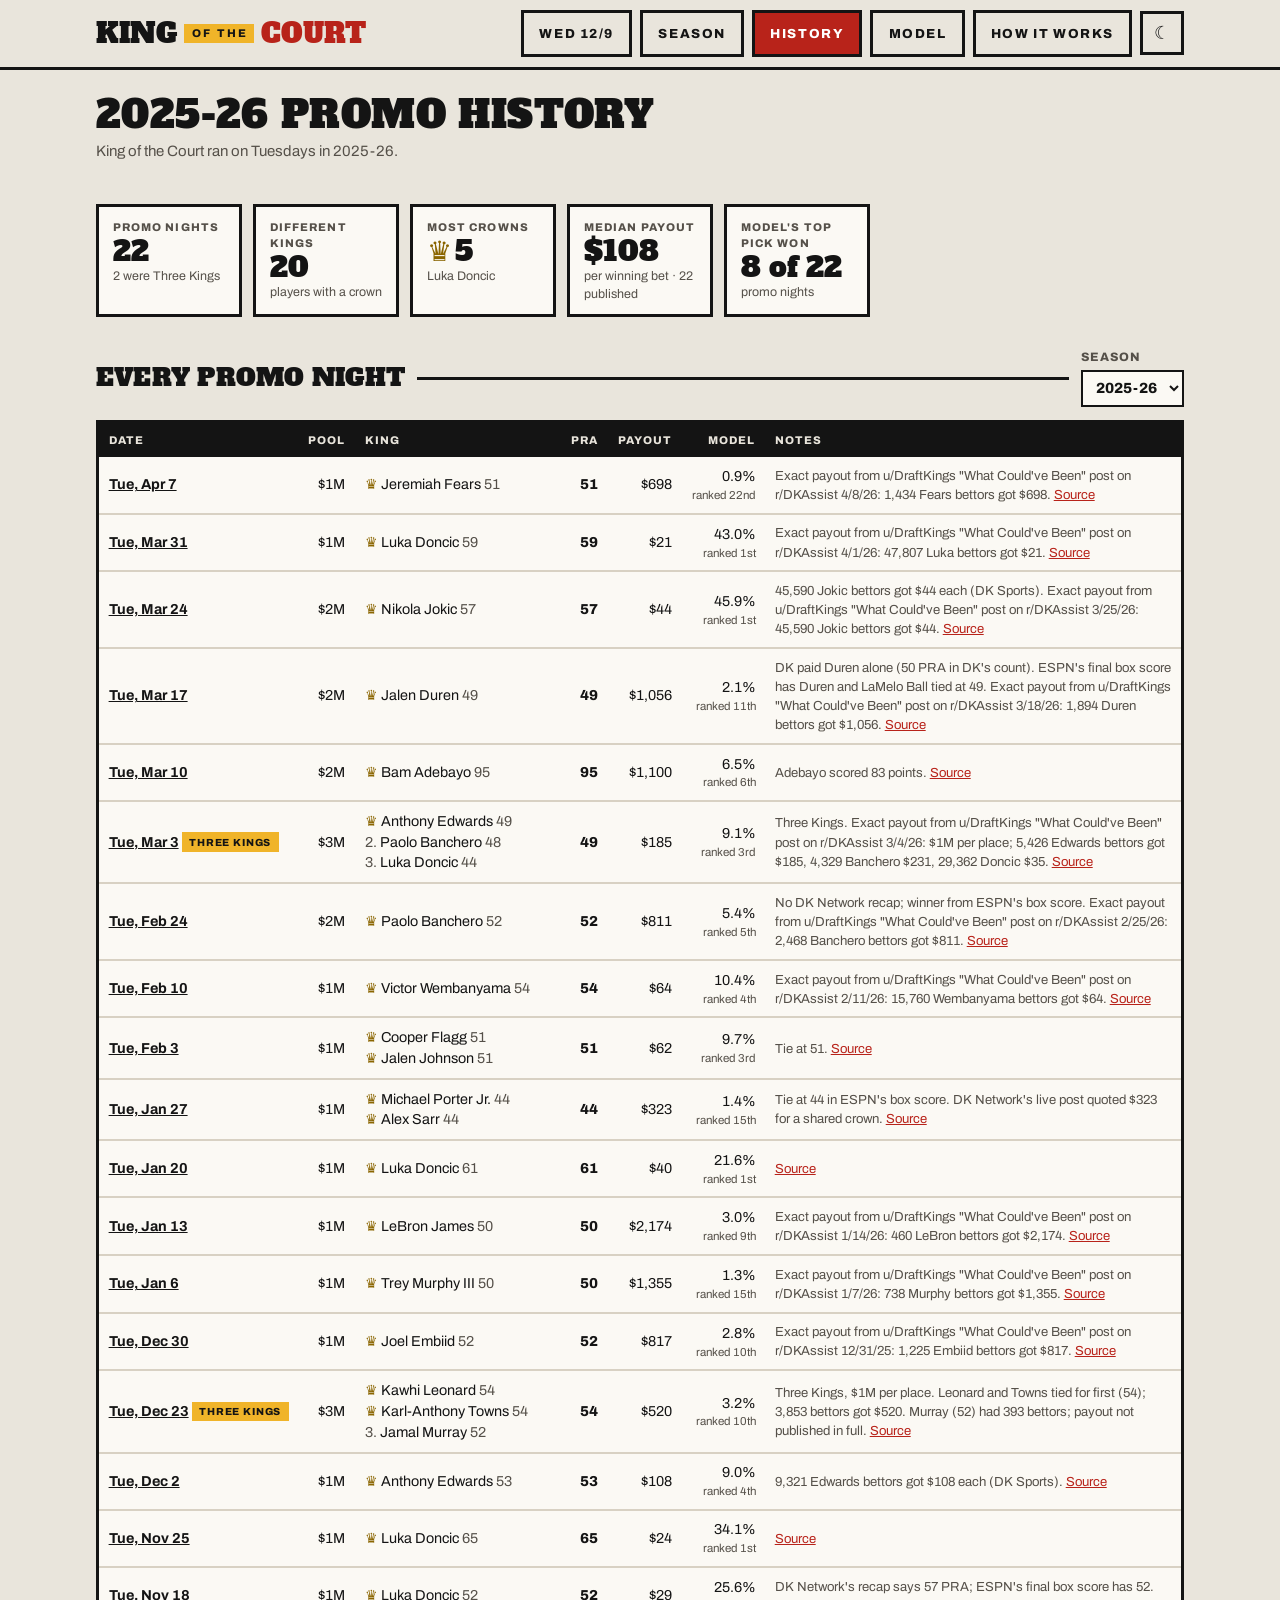
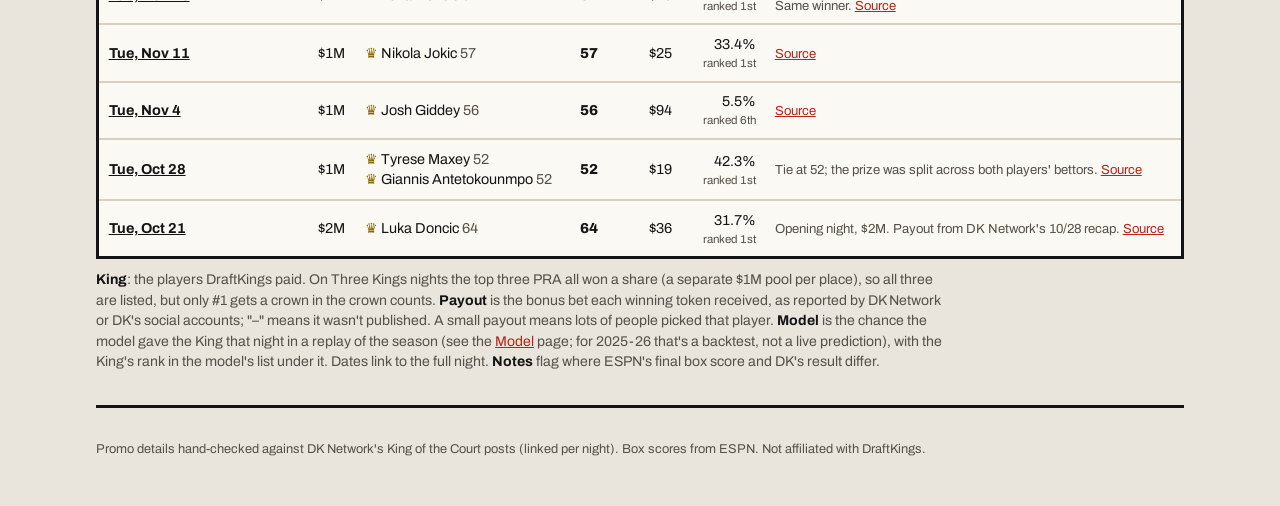
<file: history.html>
<!doctype html>
<html lang="en">
<head>
  <meta charset="utf-8">
  <meta name="viewport" content="width=device-width, initial-scale=1">
  <title>Promo History · King of the Court</title>
  <meta name="description" content="Every 2025-26 DraftKings King of the Court night: winners, PRA, prize pool, payout per winning bet and the model's chance.">
  <link rel="icon" href="favicon.svg" type="image/svg+xml">
  <link rel="preconnect" href="https://fonts.googleapis.com">
  <link rel="preconnect" href="https://fonts.gstatic.com" crossorigin>
  <link rel="stylesheet" href="https://fonts.googleapis.com/css2?family=Alfa+Slab+One&family=Archivo:wght@400;500;600;700;800&display=swap">
  <link rel="stylesheet" href="style.css?v=8b0fa7b0">
</head>
<body>
  <header class="masthead slim">
    <div class="wrap">
      <a class="wordmark" href="./">King <span class="of">of the</span> <span class="red">Court</span></a>
      <nav class="tabs" aria-label="Pages">
        <a href="./">Promo</a>
        <a href="season.html">Season</a>
        <a href="history.html" aria-current="page">History</a>
        <a href="model.html">Model</a>
        <a href="how.html"><span class="tab-long">How it works</span><span class="tab-short">How</span></a>
        <button type="button" class="theme-btn" id="theme" aria-label="Switch theme">☾</button>
      </nav>
    </div>
  </header>

  <main class="wrap">
    <div class="page-head">
      <h1 id="title">Promo history</h1>
      <p class="sub" id="sub"></p>
    </div>
    <div id="status" hidden></div>

    <section class="card">
      <div class="tiles" id="tiles"></div>
    </section>

    <section class="card">
      <div class="card-head"><h2>Every promo night</h2><label class="field">Season<select id="season"></select></label></div>
      <div class="table-wrap"><div id="table"></div></div>
      <p class="note">
        <b>King</b>: the players DraftKings paid. On Three Kings nights the top three PRA all won a share (a separate $1M pool per place), so
        all three are listed, but only #1 gets a crown in the crown counts. <b>Payout</b> is the bonus bet each winning token received, as
        reported by DK Network or DK's social accounts; "–" means it wasn't published. A small payout means lots of people picked that
        player. <b>Model</b> is the chance the model gave the King that night in a replay of the season (see the <a href="model.html">Model</a>
        page; for 2025-26 that's a backtest, not a live prediction), with the King's rank in the model's list under it.
        Dates link to the full night. <b>Notes</b> flag where ESPN's final box score and DK's result differ.
      </p>
    </section>

    <footer>Promo details hand-checked against DK Network's King of the Court posts (linked per night). Box scores from ESPN. Not affiliated with DraftKings.</footer>
  </main>

  <script src="model.js?v=99ea8370"></script>
  <script src="common.js?v=1736d6de"></script>
  <script>
    const $ = (id) => document.getElementById(id);
    const params = getParams();

    async function main() {
      const s = await getSeasons();
      // History defaults to the last finished season.
      const past = (s.seasons ?? []).filter((x) => x < s.current);
      let season = Number(params.s ?? past.at(-1) ?? s.current);
      $("season").innerHTML = (s.seasons ?? [s.current]).slice().reverse().map((x) => `<option value="${x}"${x === season ? " selected" : ""}>${seasonLabel(x)}</option>`).join("");
      $("season").addEventListener("change", () => {
        season = Number($("season").value);
        setParams({ s: season });
        load(season, s).catch(showError);
      });
      await load(season, s);
    }

    async function load(season, manifest) {
      const [L, promos, bt, pred] = await Promise.all([
        getData(`leaders-${season}.json`),
        getData(`promos-${season}.json`, { optional: true }),
        manifest.backtests?.includes(season) ? getData(`backtest-${season}.json`, { optional: true }) : null,
        manifest.live?.includes(season) ? getData(`predictions-${season}.json`, { optional: true }) : null,
      ]);
      const names = { ...L.names, ...(bt?.names ?? {}), ...(pred?.names ?? {}) };
      const gameDays = L.days.map((x) => x.d);
      const dayOf = Object.fromEntries(L.days.map((x) => [x.d, x]));
      const btOf = Object.fromEntries((bt?.days ?? []).map((x) => [x.d, x]));
      $("title").textContent = `${L.label} promo history`;
      $("sub").textContent = promos?.day ? `King of the Court ran on ${promos.day}s in ${L.label}.` : "";

      const rows = gameDays
        .map((d) => ({ d, promo: promoInfo(promos, d, gameDays), day: dayOf[d] }))
        .filter((r) => r.promo && r.day?.final)
        .map((r) => {
          const crowns = promoCrowns(r.promo, r.day);
          const paid = r.promo.winners.length ? r.promo.winners.map((w) => w.pid) : r.day.kings;
          const live = pred?.days?.[r.d]?.result;
          const b = live ?? btOf[r.d];
          return {
            ...r, crowns, paid,
            pra: r.day.top.find((t) => t.pid === crowns[0])?.pra ?? r.day.top[0].pra,
            payout: r.promo.winners.find((w) => crowns.includes(w.pid))?.payout ?? null,
            pKing: b?.pKing ?? null, rank: b?.rank ?? null, live: !!live,
          };
        })
        .reverse();

      // Tiles: the season at a glance.
      const crownsBy = {};
      for (const r of rows) for (const pid of r.crowns) crownsBy[pid] = (crownsBy[pid] ?? 0) + 1;
      const [topPid, topN] = Object.entries(crownsBy).sort((a, b) => b[1] - a[1])[0] ?? [];
      const pays = rows.map((r) => r.payout).filter((x) => x != null).sort((a, b) => a - b);
      const median = pays.length ? pays[Math.floor(pays.length / 2)] : null;
      const withModel = rows.filter((r) => r.rank != null);
      const tile = (k, v, s) => `<div class="tile"><div class="k">${k}</div><div class="v">${v}</div><div class="s">${s}</div></div>`;
      $("tiles").innerHTML = [
        tile("Promo nights", rows.length, rows.filter((r) => r.promo.format === "three").length ? `${rows.filter((r) => r.promo.format === "three").length} were Three Kings` : "&nbsp;"),
        tile("Different Kings", Object.keys(crownsBy).length, "players with a crown"),
        tile("Most crowns", topN ? `${crown}${topN}` : "–", topPid ? playerName(names, topPid) : "&nbsp;"),
        tile("Median payout", fmt.money(median), `per winning bet · ${pays.length} published`),
        tile("Model's top pick won", withModel.length ? `${withModel.filter((r) => r.rank === 1).length} of ${withModel.length}` : "–", "promo nights"),
      ].join("");

      renderTable(
        $("table"),
        rows.map((r) => ({ ...r, _cls: "" })),
        [
          { key: "d", label: "Date", cls: "l", fmt: (r) => `<a class="day" href="day.html?d=${r.d}">${dateText(r.d)}</a>${r.promo.format === "three" ? ` <span class="tag gold">Three Kings</span>` : ""}` },
          { key: "pool", label: "Pool", fmt: (r) => fmt.money(r.promo.pool) },
          {
            key: "king", label: "King", cls: "l", nosort: true,
            fmt: (r) => r.paid.map((pid) => `${r.crowns.includes(pid) ? crown : `<span class="muted">${r.day.top.findIndex((t) => t.pid === pid) + 1}.</span> `}${playerName(names, pid)} <span class="muted">${r.day.top.find((t) => t.pid === pid)?.pra ?? ""}</span>`).join("<br>"),
          },
          { key: "pra", label: "PRA", cls: "key", fmt: (r) => r.pra },
          { key: "payout", label: "Payout", fmt: (r) => fmt.money(r.payout) },
          { key: "pKing", label: "Model", fmt: (r) => (r.pKing == null ? "–" : `${fmt.pct(r.pKing)}<small class="ln">${r.rank ? `ranked ${ordinal(r.rank)}` : "outside top 25"}${r.live ? " · live" : ""}</small>`) },
          { key: "note", label: "Notes", cls: "l wrap", nosort: true, fmt: (r) => `<span class="note-cell">${esc(r.promo.note ?? "")}</span>${r.promo.source ? ` <a href="${esc(r.promo.source)}" rel="noopener" target="_blank">Source</a>` : ""}` },
        ],
        { sort: "d", dir: "desc", nosort: true },
        () => {},
        "No promo nights yet."
      );
    }

    function ordinal(n) {
      const s = ["th", "st", "nd", "rd"], v = n % 100;
      return n + (s[(v - 20) % 10] || s[v] || s[0]);
    }

    main().catch(showError);
  </script>
</body>
</html>
</file>
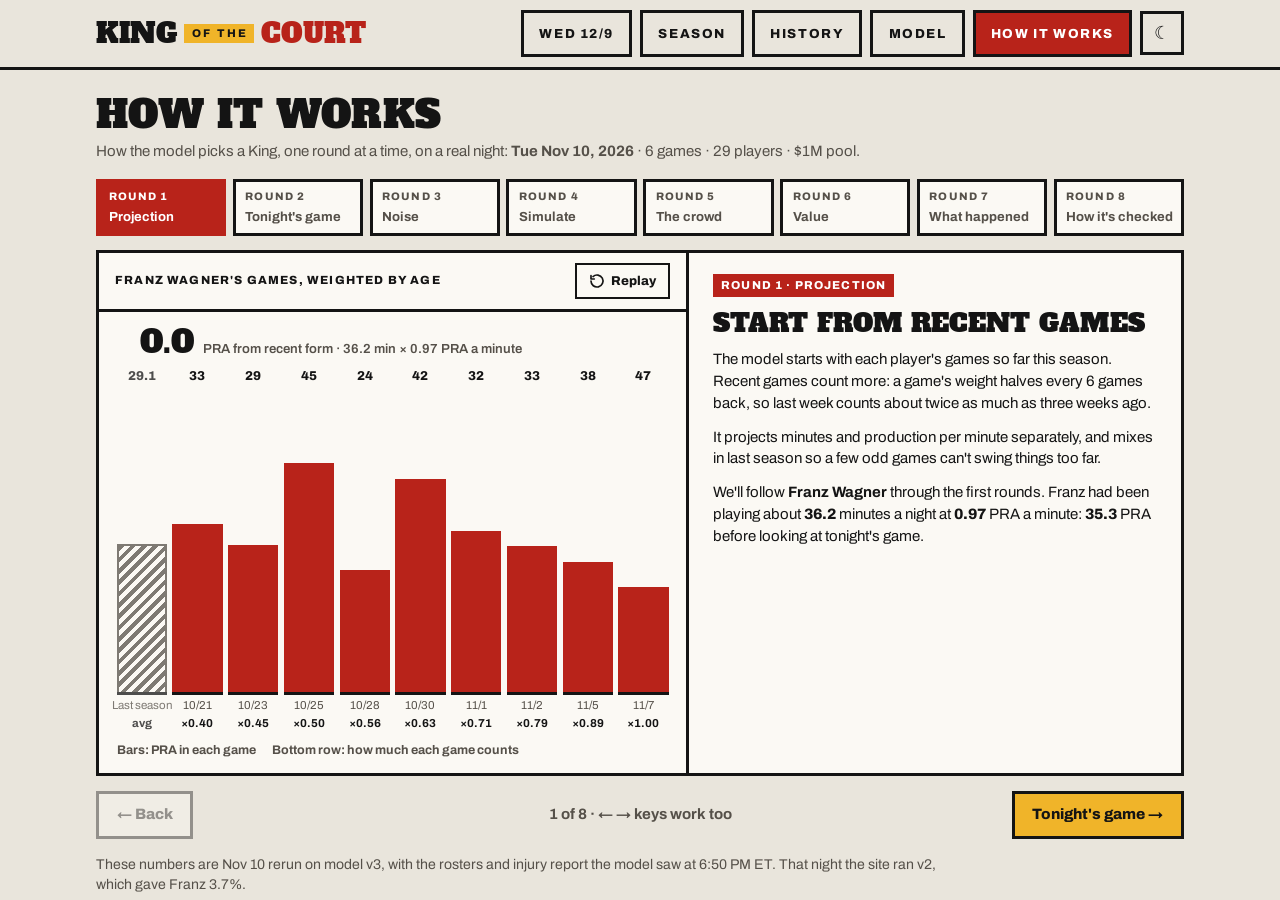
<file: how.html>
<!doctype html>
<html lang="en">
<head>
  <meta charset="utf-8">
  <meta name="viewport" content="width=device-width, initial-scale=1, viewport-fit=cover">
  <title>How It Works · King of the Court</title>
  <meta name="description" content="How the King of the Court model makes its picks, round by round, on one real night: Tue Nov 10, 2026.">
  <link rel="icon" href="favicon.svg" type="image/svg+xml">
  <link rel="preconnect" href="https://fonts.googleapis.com">
  <link rel="preconnect" href="https://fonts.gstatic.com" crossorigin>
  <link rel="stylesheet" href="https://fonts.googleapis.com/css2?family=Alfa+Slab+One&family=Archivo:wght@400;500;600;700;800&display=swap">
  <link rel="stylesheet" href="style.css?v=8b0fa7b0">
</head>
<body class="hw-page">
  <header class="masthead slim">
    <div class="wrap">
      <a class="wordmark" href="./">King <span class="of">of the</span> <span class="red">Court</span></a>
      <nav class="tabs" aria-label="Pages">
        <a href="./">Promo</a>
        <a href="season.html">Season</a>
        <a href="history.html">History</a>
        <a href="model.html">Model</a>
        <a href="how.html" aria-current="page"><span class="tab-long">How it works</span><span class="tab-short">How</span></a>
        <button type="button" class="theme-btn" id="theme" aria-label="Switch theme">☾</button>
      </nav>
    </div>
  </header>

  <main class="wrap">
    <div class="page-head">
      <h1>How it works</h1>
      <p class="sub">How the model picks a King, one round at a time, on a real night: <b>Tue Nov 10, 2026</b> · 6 games · <span data-fill="players">29</span> players · $1M pool.</p>
    </div>
    <div id="status" hidden></div>

    <ol class="hw-rounds" aria-label="Rounds">
      <li data-r="1"><button type="button" data-go="1"><span class="n"><span class="word">ROUND </span>1</span><span class="t">Projection</span></button></li>
      <li data-r="2"><button type="button" data-go="2"><span class="n"><span class="word">ROUND </span>2</span><span class="t">Tonight's game</span></button></li>
      <li data-r="3"><button type="button" data-go="3"><span class="n"><span class="word">ROUND </span>3</span><span class="t">Noise</span></button></li>
      <li data-r="4"><button type="button" data-go="4"><span class="n"><span class="word">ROUND </span>4</span><span class="t">Simulate</span></button></li>
      <li data-r="5"><button type="button" data-go="5"><span class="n"><span class="word">ROUND </span>5</span><span class="t">The crowd</span></button></li>
      <li data-r="6"><button type="button" data-go="6"><span class="n"><span class="word">ROUND </span>6</span><span class="t">Value</span></button></li>
      <li data-r="7"><button type="button" data-go="7"><span class="n"><span class="word">ROUND </span>7</span><span class="t">What happened</span></button></li>
      <li data-r="8"><button type="button" data-go="8"><span class="n"><span class="word">ROUND </span>8</span><span class="t">How it's checked</span></button></li>
    </ol>

    <section class="hw-panel" aria-live="polite">
      <div class="hw-stage">
        <div class="hw-stage-head">
          <h3 id="hw-title">ROUND 1</h3>
          <button type="button" class="hw-replay" id="hw-replay" aria-label="Replay this round's animation">
            <svg viewBox="0 0 24 24" fill="none" stroke="currentColor" stroke-width="2.5" stroke-linecap="round" stroke-linejoin="round" aria-hidden="true"><path d="M3 12a9 9 0 1 0 3-6.7"></path><path d="M3 4v5h5"></path></svg>
            Replay
          </button>
        </div>
        <div class="hw-scenes">
          <!-- 1: the focus player's recent games, weighted by age -->
          <div class="hw-scene on" data-scene="1" role="img" aria-label="Franz Wagner's games this season and last season's average, with each game's weight">
            <div class="hw-readout"><span class="hw-big" id="r1-big">0.0</span><span class="hw-sub">PRA from recent form · <span data-fill="r1min"></span> min × <span data-fill="r1rate"></span> PRA a minute</span></div>
            <div class="hw-cols" id="r1-cols"></div>
            <div class="hw-key"><span>Bars: PRA in each game</span><span>Bottom row: how much each game counts</span></div>
          </div>
          <!-- 2: from recent form to tonight's projection -->
          <div class="hw-scene" data-scene="2" role="img" aria-label="Franz Wagner's projection adjusted for pace, defense and teammates">
            <div class="hw-readout"><span class="hw-big" id="r2-big">0.0</span><span class="hw-sub">projected PRA tonight</span></div>
            <div class="hw-fall" id="r2-fall"></div>
          </div>
          <!-- 3: ranges -->
          <div class="hw-scene" data-scene="3" role="img" aria-label="Projected PRA ranges for Franz Wagner and Giannis Antetokounmpo">
            <div class="hw-readout"><span class="hw-big" id="r3-big">0.0%</span><span class="hw-sub">chance Franz scores <span data-fill="threshold"></span>+ · curve: <span id="r3-shape">bell (v2)</span></span></div>
            <svg class="hw-svg" id="r3-svg" viewBox="0 0 600 300" preserveAspectRatio="xMidYMid meet" aria-hidden="true">
              <line x1="20" y1="270" x2="590" y2="270" stroke="var(--rule)" stroke-width="2"></line>
              <g id="r3-ticks"></g>
              <path id="r3-tail" fill="var(--mustard)" fill-opacity=".85" d=""></path>
              <path id="r3-star" fill="none" stroke="var(--muted)" stroke-width="3" d=""></path>
              <path id="r3-focus" fill="none" stroke="var(--accent)" stroke-width="4" d=""></path>
              <line id="r3-cut" x1="0" y1="40" x2="0" y2="270" stroke="var(--fg)" stroke-width="1.5" stroke-dasharray="4 4"></line>
            </svg>
            <div class="hw-legend">
              <span><i class="hw-sw" style="background: var(--accent)"></i>Franz Wagner · <span data-fill="fmean"></span> projected</span>
              <span><i class="hw-sw" style="background: var(--muted)"></i>Giannis · <span data-fill="smean"></span> projected</span>
              <span><i class="hw-sw" style="background: var(--mustard); height: 10px"></i><span data-fill="threshold"></span>+ PRA</span>
            </div>
          </div>
          <!-- 4: the simulation -->
          <div class="hw-scene" data-scene="4" role="img" aria-label="Win counts across 10,000 simulated nights">
            <div class="hw-readout"><span class="hw-big" id="r4-big">0</span><span class="hw-sub">of 10,000 nights simulated</span></div>
            <div class="hw-ticker" id="r4-ticker">Starting the simulation.</div>
            <div class="hw-rows" id="r4-rows"></div>
            <div class="hw-axis" aria-hidden="true"><span></span><span><span>0%</span><span>10%</span><span>20%</span><span>30%</span></span><span></span></div>
          </div>
          <!-- 5: estimated picks vs chance -->
          <div class="hw-scene" data-scene="5" role="img" aria-label="Estimated share of entrants picking each player, against their chance">
            <div class="hw-readout"><span class="hw-big" id="r5-big">0</span><span class="hw-sub">of ~<span data-fill="entrants"></span> entrants placed</span></div>
            <div class="hw-rows hw-crowd" id="r5-rows"></div>
            <div class="hw-key"><span><i class="k-dot"></i>1% of entrants</span><span><i class="k-fair"></i>their chance, same scale</span></div>
          </div>
          <!-- 6: chance vs picks -->
          <div class="hw-scene" data-scene="6" role="img" aria-label="Each player's chance to win against their share of picks; the three picks have the most chance for their picks">
            <div class="hw-readout"><span class="hw-big" id="r6-big">–</span><span class="hw-sub">value of the best pick (chance ÷ picks)</span></div>
            <svg class="hw-svg" id="r6-svg" viewBox="0 0 420 300" preserveAspectRatio="xMidYMid meet" aria-hidden="true"></svg>
            <div class="hw-key"><span><i class="k-dot"></i>a player</span><span><i class="k-fair" style="height: 4px; width: 14px"></i>the picks</span><span>Hollow: chalk, left out</span></div>
          </div>
          <!-- 7: projected vs actual -->
          <div class="hw-scene" data-scene="7" role="img" aria-label="Projected and actual PRA for the night's top finishers and the three picks">
            <div class="hw-readout"><span class="hw-big" id="r7-big">0</span><span class="hw-sub">PRA won it · Franz Wagner, <span data-fill="fwin"></span> chance (<span data-fill="frank"></span>)</span></div>
            <div class="hw-rows" id="r7-rows"></div>
            <div class="hw-axis" aria-hidden="true"><span></span><span><span>0</span><span>20</span><span>40</span><span>60</span></span><span></span></div>
            <div class="hw-key"><span><i class="k-proj"></i>projected</span><span><i class="k-act"></i>actual</span></div>
          </div>
          <!-- 8: holdout scores and calibration -->
          <div class="hw-scene" data-scene="8" role="img" aria-label="Holdout log loss by model version, and predicted against actual win rates">
            <div class="hw-block">
              <h4>HOLDOUT LOG LOSS · LOWER IS BETTER · AXIS STARTS AT 2.50</h4>
              <div class="hw-rows" id="r8-ll"></div>
            </div>
            <div class="hw-block">
              <h4>SAID VS. WON · BAR = HOW OFTEN THEY WON · MARK = WHAT THE MODEL SAID</h4>
              <div class="hw-rows" id="r8-cal"></div>
            </div>
          </div>
        </div>
      </div>

      <div class="hw-texts">
        <article class="hw-text on" data-text="1">
          <span class="hw-tag">ROUND 1 · PROJECTION</span>
          <h2>Start from recent games</h2>
          <p>The model starts with each player's games so far this season. Recent games count more: a game's weight halves every 6 games back, so last week counts about twice as much as three weeks ago.</p>
          <p>It projects minutes and production per minute separately, and mixes in last season so a few odd games can't swing things too far.</p>
          <p>We'll follow <b>Franz Wagner</b> through the first rounds. Franz had been playing about <span class="hw-num" data-fill="r1min"></span> minutes a night at <span class="hw-num" data-fill="r1rate"></span> PRA a minute: <span class="hw-num" data-fill="raw"></span> PRA before looking at tonight's game.</p>
        </article>
        <article class="hw-text" data-text="2">
          <span class="hw-tag">ROUND 2 · TONIGHT'S GAME</span>
          <h2>Adjust for who's playing</h2>
          <p>Next the model looks at tonight's game. Three things move the number:</p>
          <ul>
            <li><b>Pace.</b> Orlando at Sacramento had a <span data-fill="total"></span>-point total, a little under the 230 average, so slightly fewer possessions.</li>
            <li><b>Defense.</b> How much Sacramento has allowed compared with what its opponents were projected for. Close to average here.</li>
            <li><b>Teammates.</b> When regulars sit, the rest pick up their share. Orlando had everyone available. In Franz's recent games about <span data-fill="baseline"></span> of Orlando's usual production had been missing, so with everyone back the model trims Franz <span data-fill="trim"></span>.</li>
          </ul>
          <p>One more: <span data-fill="ifname"></span> was questionable. On nights <span data-fill="ifname"></span> sits, Franz gets <span data-fill="ifpct"></span> more. Round 4 handles that night by night.</p>
        </article>
        <article class="hw-text" data-text="3">
          <span class="hw-tag">ROUND 3 · NOISE</span>
          <h2>Every score is a range</h2>
          <p>A projection is a typical night, not a promise. Franz's <span data-fill="fmean"></span> usually lands within about <span data-fill="fsd"></span> points either way. Bigger projections swing more, so Giannis's curve is wider.</p>
          <p>Since v3, the curves lean right. A bad night can only get so bad, but a great night has no ceiling. Last season, role players had huge nights about four times as often as an even bell curve predicts.</p>
          <p>It usually takes a lot to win: last season the King needed <span data-fill="kp25"></span> to <span data-fill="kp75"></span> PRA on a typical night. As the curve tips, Franz's chance of a <span data-fill="threshold"></span>+ night goes from <span class="hw-num" data-fill="tailN"></span> to <span class="hw-num" data-fill="tailS"></span>.</p>
        </article>
        <article class="hw-text" data-text="4">
          <span class="hw-tag">ROUND 4 · SIMULATE</span>
          <h2>Play the night 10,000 times</h2>
          <p>Each simulated night, every player gets a random score from their own curve. The highest score wins that night.</p>
          <p>Two details: players in the same game rise or fall together a little (a fast game or overtime helps both teams), and Giannis was listed day-to-day, so the model sits Giannis out 3 simulated nights in 10.</p>
          <p>Watch the first few dozen nights: the bars jump around. After a few thousand they barely move. Franz is marked in red.</p>
          <p class="hw-why"><b>Why simulate?</b> There's no simple formula for the chance of being the top scorer out of <span data-fill="players"></span> players. So the model plays the night out 10,000 times and counts the wins. That's enough that running it again would move Giannis's <span class="hw-num" data-fill="swin"></span> by less than half a point.</p>
        </article>
        <article class="hw-text" data-text="5">
          <span class="hw-tag">ROUND 5 · THE CROWD</span>
          <h2>Guess what the crowd picks</h2>
          <p>The $1M is split among everyone who picked the winner. So a winning pick pays more when fewer people made it.</p>
          <p>DraftKings doesn't show who picked whom before the night. The model estimates it from last season, where each winner's payout showed how many people had picked that player. Fans pick players with a better chance and a higher scoring average, and they pick rookies about 3.4 times as often as a similar veteran.</p>
          <p>The mustard mark shows where a player would be if picks matched their chance. Darius Acuff Jr., a rookie, gets an estimated <span class="hw-num" data-fill="acuffShare"></span> of picks with a <span class="hw-num" data-fill="acuffWin"></span> chance to win.</p>
        </article>
        <article class="hw-text" data-text="6">
          <span class="hw-tag">ROUND 6 · VALUE</span>
          <h2>Pick where the crowd isn't</h2>
          <p><b>Value = chance ÷ picks.</b> <span data-fill="p1name"></span> has a <span class="hw-num" data-fill="p1win"></span> chance and an estimated <span class="hw-num" data-fill="p1share"></span> of the picks, a value of <span class="hw-num" data-fill="p1value"></span>. When a player like that wins, the pool splits among fewer people.</p>
          <p>Points below the line have more chance than picks. The picks are the three best values among players with at least a 2% chance, leaving out chalk: anyone with 10%+ of the picks, plus a short hand-kept list (Giannis is on it).</p>
          <p>Nov 10's picks: <span data-fill="picksText"></span>. The site showed the same three that night.</p>
        </article>
        <article class="hw-text" data-text="7">
          <span class="hw-tag">ROUND 7 · WHAT HAPPENED</span>
          <h2>Then the games are played</h2>
          <p>Franz Wagner scored <b>47 PRA</b> and won. The model had given Franz a <span class="hw-num" data-fill="fwin"></span> chance, <span data-fill="frank"></span> of the night. Giannis came close with 45.</p>
          <p>The picks missed: <span data-fill="pickResults"></span>. Each winning token paid $<span data-fill="payout"></span>; about <span data-fill="bettors"></span> people had picked Franz.</p>
          <p>We followed Franz from round 1 because Franz won, chosen after the fact. A 4% shot comes in about one night in 25, so one night says little about whether the model is any good. Round 8 is how that's judged.</p>
        </article>
        <article class="hw-text" data-text="8">
          <span class="hw-tag">ROUND 8 · HOW IT'S CHECKED</span>
          <h2>Judge it on nights it never saw</h2>
          <p>Every change to the model has to pass one test. It's fit on last season's October–January nights, then graded on February–April: <span data-fill="holdoutDays"></span> nights it never saw.</p>
          <p>The grade is <b>log loss</b>: roughly, how surprised the model was by who actually won. Lower is better. Guessing evenly across the field scores <span data-fill="uniform"></span>.</p>
          <p>Each version stayed only because it lowered that score: <span data-fill="llText"></span>. v2 added tonight's game (round 2), and v3 the right-leaning curve (round 3).</p>
          <p>The bottom chart checks that the percentages mean what they say: players given 10–20% won <span data-fill="calMid"></span> of the time, against <span data-fill="calMidPred"></span> predicted. The night-by-night record is on the <a href="model.html">Model page</a>.</p>
        </article>
      </div>
    </section>

    <nav class="hw-nav" aria-label="Step through the rounds">
      <button type="button" id="hw-back">← Back</button>
      <span class="hw-count" id="hw-count">1 of 8 · ← → keys work too</span>
      <button type="button" id="hw-next">Next →</button>
    </nav>

    <p class="note hw-foot" id="hw-foot"></p>
  </main>

  <script src="common.js?v=1736d6de"></script>
  <script>
  (async () => {
    const W = await getData("walkthrough-2026-11-10.json");
    const SHORT = { [W.star]: "Giannis", [W.focus]: "Franz Wagner" };
    const nm = (pid) => W.names[pid] ?? `Player ${pid}`;
    const lastName = (pid) => {
      if (SHORT[pid]) return SHORT[pid];
      const parts = nm(pid).split(" ");
      return /^(Jr\.|Sr\.|II|III|IV)$/.test(parts.at(-1)) ? parts.slice(-2).join(" ") : parts.at(-1);
    };
    const by = Object.fromEntries(W.field.map((p) => [p.pid, p]));
    const F = by[W.focus], G = by[W.star];
    const clamp = (x) => Math.max(0, Math.min(1, x));
    const seg = (p, a, b) => clamp((p - a) / (b - a));
    const smooth = (x) => x * x * (3 - 2 * x);
    const pct = (x, d = 1) => `${(x * 100).toFixed(d)}%`;
    const ordinal = (n) => n + (["th", "st", "nd", "rd"][(n % 100 - 20) % 10] || ["th", "st", "nd", "rd"][n % 100] || "th");
    const C = W.context, PR = W.projection;

    // ---- Round 3's curves: skew-normal, standardized to the same mean and spread as the model's draw ----
    const phi = (x) => Math.exp(-0.5 * x * x) / Math.sqrt(2 * Math.PI);
    function Phi(x) {
      const t = 1 / (1 + 0.2316419 * Math.abs(x));
      const d = phi(x) * t * (0.31938153 + t * (-0.356563782 + t * (1.781477937 + t * (-1.821255978 + t * 1.330274429))));
      return x >= 0 ? 1 - d : d;
    }
    function pdf(v, mean, sd, a) {
      const dl = a / Math.sqrt(1 + a * a), mu = dl * Math.sqrt(2 / Math.PI), sz = Math.sqrt(1 - mu * mu);
      const y = sz * ((v - mean) / sd) + mu;
      return (sz * 2 * phi(y) * Phi(a * y)) / sd;
    }
    const tail = (mean, sd, a, cut) => { let s = 0; for (let v = cut; v < 160; v += 0.1) s += pdf(v + 0.05, mean, sd, a) * 0.1; return s; };
    const TH = W.noise.threshold;
    const tailN = tail(F.mean, F.sd, 0, TH), tailS = tail(F.mean, F.sd, W.model.skew, TH);

    // ---- Words that come from the data ----
    const a1 = C.raw * C.pace, a2 = a1 * C.def;
    const picks = W.picks.rerun.map((pid) => by[pid]).sort((a, b) => b.value - a.value);
    const savedPick = Object.fromEntries(W.result.savedPicks.map((p) => [p.pid, p]));
    const acuff = W.field.filter((p) => p.rookie).sort((a, b) => b.share - a.share)[0];
    const calMid = W.checked.calibration.find((b) => b.lo === 0.1);
    const FILL = {
      players: W.field.filter((p) => p.savedWin != null).length,
      r1min: PR.min.toFixed(1), r1rate: PR.rate.toFixed(2), raw: C.raw.toFixed(1),
      total: C.total, baseline: pct(C.baseline, 0), trim: pct(1 - C.bump, 1),
      ifname: C.bumpIf ? nm(C.bumpIf.pid) : "A teammate", ifpct: C.bumpIf ? pct(C.bumpIf.pct, 1) : "",
      fmean: F.mean.toFixed(1), smean: G.mean.toFixed(1), fsd: Math.round(F.sd), threshold: TH,
      kp25: W.noise.kingPra.p25, kp75: W.noise.kingPra.p75, tailN: pct(tailN), tailS: pct(tailS),
      swin: pct(G.win), entrants: Math.round(W.entrants / 1000) + ",000",
      acuffShare: pct(acuff.share), acuffWin: pct(acuff.win),
      p1name: nm(picks[0].pid), p1win: pct(picks[0].win), p1share: pct(picks[0].share), p1value: picks[0].value.toFixed(2),
      picksText: picks.map((p) => `${lastName(p.pid)} (${p.value.toFixed(2)})`).join(", "),
      fwin: pct(F.win), frank: `${ordinal(W.result.rank)} best`,
      pickResults: W.result.savedPicks.map((p) => `${lastName(p.pid)} ${p.pra} (${ordinal(p.finish)}${p.tied ? ", tied" : ""})`).join(", "),
      payout: W.result.payout, bettors: (Math.round(W.result.bettors / 100) * 100).toLocaleString(),
      holdoutDays: W.checked.holdoutDays, uniform: W.checked.uniform.toFixed(2),
      llText: W.checked.versions.map((v) => `${v.label} ${v.ll.toFixed(3)}`).join(", then "),
      calMid: pct(calMid.actual), calMidPred: pct(calMid.pred),
    };
    for (const el of document.querySelectorAll("[data-fill]")) el.textContent = FILL[el.dataset.fill] ?? "";
    document.getElementById("hw-foot").textContent =
      `These numbers are Nov 10 rerun on model v${W.model.version}, with the rosters and injury report the model saw at ` +
      `${timeText(W.takenAt)}. That night the site ran v${W.model.savedVersion}, which gave Franz ${pct(F.savedWin)}.`;

    // ---- Round 1: recent games ----
    const cols = document.getElementById("r1-cols");
    const games = [...PR.games].reverse(); // oldest first, so the heaviest weights end up on the right
    const colData = [
      ...(PR.prior ? [{ prior: true, pra: PR.prior.pra, label: "Last season", wl: "avg" }] : []),
      ...games.map((g) => ({ pra: g.pra, w: g.w, label: `${+g.d.slice(5, 7)}/${+g.d.slice(8)}`, wl: `×${g.w.toFixed(2)}` })),
    ];
    const r1Max = 60;
    const r1Cols = colData.map((c) => {
      const el = document.createElement("div");
      el.className = "hw-col" + (c.prior ? " prior" : "");
      el.innerHTML = `<span class="v">${c.prior ? c.pra.toFixed(1) : c.pra}</span><span class="bw"><i></i></span><span class="d">${esc(c.label)}</span><span class="w">${esc(c.wl)}</span>`;
      cols.appendChild(el);
      return { ...c, bar: el.querySelector("i"), el };
    });
    const r1Big = document.getElementById("r1-big");
    function draw1(p) {
      r1Cols.forEach((c, k) => {
        const grow = smooth(seg(p, k * 0.035, k * 0.035 + 0.22));
        c.bar.style.height = `${(grow * c.pra / r1Max) * 100}%`;
        c.el.style.opacity = c.prior ? 0.75 : (1 - (1 - c.w) * smooth(seg(p, 0.45, 0.65))).toFixed(3);
      });
      r1Big.textContent = (C.raw * smooth(seg(p, 0.6, 0.95))).toFixed(1);
    }

    // ---- Round 2: waterfall ----
    const fall = document.getElementById("r2-fall");
    const steps = [
      { nm: "Recent form", sub: "from round 1", from: 0, to: C.raw, kind: "base" },
      { nm: "Pace", sub: `× ${C.pace.toFixed(2)}`, from: C.raw, to: a1 },
      { nm: "Defense", sub: `× ${C.def.toFixed(3)}`, from: a1, to: a2 },
      { nm: "Teammates", sub: `× ${C.bump.toFixed(3)}`, from: a2, to: C.mean },
      { nm: "Tonight", sub: "the projection", from: 0, to: C.mean, kind: "total" },
      ...(C.bumpIf ? [{ nm: `If ${lastName(C.bumpIf.pid)} sits`, sub: `+${pct(C.bumpIf.pct, 1)}`, from: C.mean, to: C.mean * (1 + C.bumpIf.pct), kind: "if" }] : []),
    ];
    const r2Max = Math.ceil(Math.max(...steps.map((s) => s.to)) / 5) * 5 + 5;
    const r2Rows = steps.map((s) => {
      const el = document.createElement("div");
      el.className = "hw-frow";
      const kind = s.kind ?? (s.to < s.from ? "down" : "up");
      el.innerHTML = `<span class="nm">${esc(s.nm)}<small>${esc(s.sub)}</small></span><span class="hw-ftrack"><i class="${kind}"></i></span><span class="val">${s.to.toFixed(1)}</span>`;
      fall.appendChild(el);
      return { ...s, el, bar: el.querySelector("i") };
    });
    const r2Big = document.getElementById("r2-big");
    function draw2(p) {
      r2Rows.forEach((s, k) => {
        const t = smooth(seg(p, k * 0.13, k * 0.13 + 0.2));
        s.el.style.opacity = (0.15 + 0.85 * t).toFixed(3);
        const now = s.from + (s.to - s.from) * t;
        const lo = Math.min(s.from, now), hi = Math.max(s.from, now);
        // Tiny changes still get a visible sliver.
        const w = Math.max(hi - lo, t > 0 ? 0.25 : 0);
        s.bar.style.left = `${(lo / r2Max) * 100}%`;
        s.bar.style.width = `${(w / r2Max) * 100}%`;
      });
      r2Big.textContent = (C.raw + (C.mean - C.raw) * smooth(seg(p, 0.1, 0.62))).toFixed(1);
    }

    // ---- Round 3: curves ----
    const X0 = 20, X1 = 590, Y0 = 270, Y1 = 40, XMAX = 80;
    const xs = (v) => X0 + (v / XMAX) * (X1 - X0);
    const YMAX = pdf(F.mean - 2, F.mean, F.sd, W.model.skew) * 1.35;
    const ys = (d) => Y0 - (d / YMAX) * (Y0 - Y1);
    const path = (mean, sd, a, from = 0) => {
      let d = "";
      for (let v = from; v <= XMAX; v += 0.5) d += (d ? "L" : "M") + xs(v).toFixed(1) + "," + ys(pdf(v, mean, sd, a)).toFixed(1);
      return d;
    };
    const ticks = document.getElementById("r3-ticks");
    for (let v = 0; v <= XMAX; v += 10) ticks.insertAdjacentHTML("beforeend", `<line x1="${xs(v)}" y1="270" x2="${xs(v)}" y2="276" stroke="var(--rule)" stroke-width="2"></line><text x="${xs(v)}" y="292" text-anchor="middle">${v}</text>`);
    const cut = document.getElementById("r3-cut");
    cut.setAttribute("x1", xs(TH));
    cut.setAttribute("x2", xs(TH));
    document.getElementById("r3-star").setAttribute("d", path(G.mean, G.sd, W.model.skew));
    const r3Focus = document.getElementById("r3-focus"), r3Tail = document.getElementById("r3-tail");
    const r3Big = document.getElementById("r3-big"), r3Shape = document.getElementById("r3-shape");
    function draw3(p) {
      const a = W.model.skew * smooth(seg(p, 0.15, 0.8));
      r3Focus.setAttribute("d", path(F.mean, F.sd, a));
      r3Tail.setAttribute("d", path(F.mean, F.sd, a, TH) + `L${xs(XMAX)},${Y0}L${xs(TH)},${Y0}Z`);
      r3Big.textContent = pct(tail(F.mean, F.sd, a, TH));
      r3Shape.textContent = a === 0 ? "bell (v2)" : a >= W.model.skew ? "leans right (v3)" : "tipping over";
    }

    // ---- Round 4: replay the traced simulation ----
    const S = W.sim.w.length;
    const ALPHA = "0123456789abcdefghijklmnopqrstuvwxyzABCDEFGHIJKLMNOPQRSTUVWXYZ";
    const winner = Array.from(W.sim.w, (ch) => ALPHA.indexOf(ch));
    const tops = W.sim.t.split(",").map(Number);
    const tieAt = Object.fromEntries(W.sim.ties.map(([s, ...ids]) => [s, ids]));
    const shown4 = W.field.slice(0, 7).map((p) => p.pid);
    if (!shown4.includes(W.focus)) shown4.push(W.focus);
    const cum = shown4.map((pid) => {
      const j = W.sim.contenders.indexOf(pid);
      const arr = new Float32Array(S + 1);
      for (let s = 0; s < S; s++) {
        const ids = tieAt[s] ?? [winner[s]];
        arr[s + 1] = arr[s] + (ids.includes(j) ? 1 / ids.length : 0);
      }
      return arr;
    });
    const r4Rows = document.getElementById("r4-rows");
    const r4 = shown4.map((pid) => {
      const el = document.createElement("div");
      el.className = "hw-row";
      el.innerHTML = `<span class="nm${pid === W.focus ? " hw-me" : ""}">${esc(lastName(pid))}</span><span class="hw-track"><span class="fill"></span></span><span class="pct">0.0%</span>`;
      r4Rows.appendChild(el);
      return { fill: el.querySelector(".fill"), pct: el.querySelector(".pct") };
    });
    const r4Big = document.getElementById("r4-big"), ticker = document.getElementById("r4-ticker");
    function draw4(p) {
      // Eased so the first second covers only a few hundred nights: that's where the jumping shows.
      const s = Math.round(S * Math.pow(seg(p, 0, 0.9), 2.4));
      r4Big.textContent = s.toLocaleString("en-US");
      r4.forEach((r, k) => {
        const w = s ? cum[k][s] / s : 0;
        r.fill.style.width = `${Math.min(100, (w / 0.3) * 100)}%`;
        r.pct.textContent = pct(w);
      });
      if (!s) { ticker.textContent = "Starting the simulation."; return; }
      const ids = tieAt[s - 1] ?? [winner[s - 1]];
      // A 3+ way tie names one player, so the line never needs a third row on a phone.
      const who = ids.length > 2
        ? `${lastName(W.sim.contenders[ids[0]])} and ${ids.length - 1} others`
        : ids.map((j) => lastName(W.sim.contenders[j])).join(" and ");
      ticker.innerHTML = `Night ${s.toLocaleString("en-US")}: <b>${esc(who)}</b> ${ids.length > 1 ? "split it" : "wins"} with ${tops[s - 1]} PRA`;
    }

    // ---- Round 5: the crowd ----
    const shown5 = [...W.field].sort((a, b) => b.share - a.share).slice(0, 7);
    if (!shown5.includes(F)) shown5.push(F);
    const r5Rows = document.getElementById("r5-rows");
    const r5 = shown5.map((p) => {
      const el = document.createElement("div");
      el.className = "hw-row";
      el.innerHTML = `<span class="nm${p.pid === W.focus ? " hw-me" : ""}">${esc(lastName(p.pid))}</span><span class="hw-dots"><span class="hw-dotfill"></span><span class="hw-fair"></span></span><span class="pct">${pct(p.share)}</span>`;
      el.querySelector(".hw-fair").style.left = `calc(var(--u) * ${(p.win * 100).toFixed(2)})`;
      r5Rows.appendChild(el);
      return { el, p, fill: el.querySelector(".hw-dotfill"), fair: el.querySelector(".hw-fair") };
    });
    const shownShare = shown5.reduce((s, r) => s + r.share, 0);
    const r5Big = document.getElementById("r5-big");
    function draw5(p) {
      const t = seg(p, 0, 0.6);
      let left = t * shownShare * 100;
      for (const r of r5) {
        const here = Math.max(0, Math.min(r.p.share * 100, left));
        left -= r.p.share * 100;
        r.fill.style.width = `calc(var(--u) * ${here.toFixed(2)})`;
        const marks = p > 0.65;
        r.fair.style.opacity = marks ? 1 : 0;
        r.el.classList.toggle("over", marks && r.p.share > r.p.win * 2);
      }
      const placed = t * shownShare + (p > 0.6 ? 1 - shownShare : 0);
      r5Big.textContent = Math.round(W.entrants * Math.min(1, placed)).toLocaleString("en-US");
    }

    // ---- Round 6: chance vs picks ----
    const svg6 = document.getElementById("r6-svg");
    const PX0 = 52, PX1 = 404, PY0 = 252, PY1 = 14, AX = 0.2;
    const px = (v) => PX0 + (Math.min(v, AX) / AX) * (PX1 - PX0);
    const py = (v) => PY0 - (Math.min(v, AX) / AX) * (PY0 - PY1);
    let g6 = `<path d="M${px(0)},${py(0)} L${px(AX)},${py(AX)} L${px(AX)},${py(0)} Z" fill="var(--pos)" fill-opacity=".1"></path>`;
    g6 += `<text x="${px(0.19)}" y="${py(0.015)}" text-anchor="end">more chance than picks</text>`;
    for (let v = 0; v <= AX + 1e-9; v += 0.05) {
      g6 += `<line x1="${px(v)}" y1="${PY0}" x2="${px(v)}" y2="${PY0 + 5}" stroke="var(--rule)" stroke-width="2"></line><text x="${px(v)}" y="${PY0 + 19}" text-anchor="middle">${Math.round(v * 100)}%</text>`;
      g6 += `<line x1="${PX0 - 5}" y1="${py(v)}" x2="${PX0}" y2="${py(v)}" stroke="var(--rule)" stroke-width="2"></line><text x="${PX0 - 8}" y="${py(v) + 4}" text-anchor="end">${Math.round(v * 100)}%</text>`;
    }
    g6 += `<line x1="${PX0}" y1="${PY0}" x2="${PX1}" y2="${PY0}" stroke="var(--rule)" stroke-width="2"></line><line x1="${PX0}" y1="${PY0}" x2="${PX0}" y2="${PY1}" stroke="var(--rule)" stroke-width="2"></line>`;
    g6 += `<text x="${(PX0 + PX1) / 2}" y="${PY0 + 38}" text-anchor="middle">Chance to win →</text>`;
    g6 += `<text x="14" y="${(PY0 + PY1) / 2}" text-anchor="middle" transform="rotate(-90 14 ${(PY0 + PY1) / 2})">Share of picks →</text>`;
    g6 += `<line id="r6-fair" x1="${px(0)}" y1="${py(0)}" x2="${px(0)}" y2="${py(0)}" stroke="var(--fg)" stroke-width="2" stroke-dasharray="6 5"></line>`;
    g6 += `<text id="r6-fairlbl" x="${px(0.085)}" y="${py(0.105)}" text-anchor="end" opacity="0">picks match chance</text>`;
    svg6.innerHTML = g6;
    const dots6 = W.field.filter((p) => p.win >= 0.01);
    const LABEL = { [W.star]: "end", [acuff.pid]: "start", [W.focus]: "end", ...Object.fromEntries(picks.map((p) => [p.pid, "start"])) };
    const isPick = new Set(W.picks.rerun);
    const r6 = dots6.map((p) => {
      const g = document.createElementNS("http://www.w3.org/2000/svg", "g");
      const chalk = p.chalk;
      g.innerHTML =
        (isPick.has(p.pid) ? `<circle class="ring" r="11" fill="none" stroke="var(--mustard)" stroke-width="3" opacity="0"></circle>` : "") +
        `<circle r="5" fill="${chalk ? "var(--surface)" : "var(--fg)"}" stroke="var(--fg)" stroke-width="2"></circle>` +
        (LABEL[p.pid] ? `<text class="lbl" x="${LABEL[p.pid] === "start" ? 12 : -12}" y="${p.pid === W.focus ? -8 : 4}" text-anchor="${LABEL[p.pid]}" opacity="0">${esc(lastName(p.pid))}${chalk ? " (chalk)" : ""}</text>` : "");
      svg6.appendChild(g);
      return { p, g, ring: g.querySelector(".ring"), lbl: g.querySelector("text") };
    });
    const fairLine = document.getElementById("r6-fair"), fairLbl = document.getElementById("r6-fairlbl");
    const r6Big = document.getElementById("r6-big");
    function draw6(p) {
      r6.forEach((d, k) => {
        const t = smooth(seg(p, 0.02 + k * 0.012, 0.3 + k * 0.012));
        d.g.setAttribute("transform", `translate(${px(d.p.win).toFixed(1)},${(py(0) + (py(d.p.share) - py(0)) * t).toFixed(1)})`);
        if (d.lbl) d.lbl.setAttribute("opacity", seg(p, 0.55, 0.7).toFixed(2));
        if (d.ring) d.ring.setAttribute("opacity", seg(p, 0.7, 0.85).toFixed(2));
      });
      const f = smooth(seg(p, 0.35, 0.55));
      fairLine.setAttribute("x2", px(AX * f));
      fairLine.setAttribute("y2", py(AX * f));
      fairLbl.setAttribute("opacity", seg(p, 0.5, 0.6).toFixed(2));
      r6Big.textContent = p > 0.7 ? `${picks[0].value.toFixed(2)}×` : "–";
    }

    // ---- Round 7: projected vs actual ----
    const finishers = W.result.top.slice(0, 4).map((x) => ({ pid: x.pid, pra: x.pra, mean: x.mean }));
    for (const sp of W.result.savedPicks) if (!finishers.some((f) => f.pid === sp.pid)) finishers.push({ pid: sp.pid, pra: sp.pra, mean: by[sp.pid].mean });
    finishers.sort((a, b) => b.pra - a.pra);
    const r7Rows = document.getElementById("r7-rows");
    const R7MAX = 60;
    const r7 = finishers.map((f) => {
      const el = document.createElement("div");
      const won = W.result.kings.includes(f.pid);
      el.className = "hw-row" + (won ? " won" : "");
      const tag = isPick.has(f.pid) ? ` <span class="tag">pick</span>` : "";
      el.innerHTML = `<span class="nm">${won ? `<span class="crown" aria-hidden="true">♛</span> ` : ""}${esc(lastName(f.pid))}${tag}</span><span class="hw-db"><span class="seg"></span><span class="ring"></span><span class="dot"></span></span><span class="pct">${f.pra}</span>`;
      el.querySelector(".ring").style.left = `${(f.mean / R7MAX) * 100}%`;
      r7Rows.appendChild(el);
      return { f, el, seg: el.querySelector(".seg"), dot: el.querySelector(".dot") };
    });
    const r7Big = document.getElementById("r7-big");
    function draw7(p) {
      r7.forEach((r, k) => {
        const t = smooth(seg(p, 0.1 + k * 0.07, 0.45 + k * 0.07));
        const now = r.f.mean + (r.f.pra - r.f.mean) * t;
        r.dot.style.left = `${(now / R7MAX) * 100}%`;
        r.seg.style.left = `${(Math.min(now, r.f.mean) / R7MAX) * 100}%`;
        r.seg.style.width = `${(Math.abs(now - r.f.mean) / R7MAX) * 100}%`;
      });
      r7Big.textContent = Math.round(W.result.top[0].pra * smooth(seg(p, 0.1, 0.5)));
    }

    // ---- Round 8: holdout scores and calibration ----
    const llRows = document.getElementById("r8-ll"), calRows = document.getElementById("r8-cal");
    const LL0 = 2.5, LL1 = 2.75;
    const r8a = W.checked.versions.map((v) => {
      const el = document.createElement("div");
      el.className = "hw-row";
      el.innerHTML = `<span class="nm">${esc(v.label)} <small class="hw-sub">${esc(v.note)}</small></span><span class="hw-track"><span class="fill"></span></span><span class="pct">${v.ll.toFixed(3)}</span>`;
      llRows.appendChild(el);
      return { v, fill: el.querySelector(".fill") };
    });
    const bucket = (b) => `${Math.round(b.lo * 100)}–${Math.round(b.hi * 100)}%`;
    const CALMAX = 0.5;
    const r8b = W.checked.calibration.map((b) => {
      const el = document.createElement("div");
      el.className = "hw-row";
      el.innerHTML = `<span class="nm">Said ${bucket(b)}</span><span class="hw-track"><span class="fill"></span><span class="tick"></span></span><span class="pct">${pct(b.actual)}</span>`;
      el.querySelector(".tick").style.left = `${(b.pred / CALMAX) * 100}%`;
      calRows.appendChild(el);
      return { b, fill: el.querySelector(".fill"), tick: el.querySelector(".tick") };
    });
    function draw8(p) {
      r8a.forEach((r, k) => {
        const t = smooth(seg(p, k * 0.1, k * 0.1 + 0.3));
        r.fill.style.width = `${(((r.v.ll - LL0) / (LL1 - LL0)) * 100 * t).toFixed(1)}%`;
      });
      r8b.forEach((r, k) => {
        const t = smooth(seg(p, 0.4 + k * 0.05, 0.65 + k * 0.05));
        r.fill.style.width = `${((r.b.actual / CALMAX) * 100 * t).toFixed(1)}%`;
        r.tick.style.opacity = seg(p, 0.75, 0.9).toFixed(2);
      });
    }

    // The big numbers count up as a round plays (0 → 47, "–" → "1.94×"). On a phone the label beside one
    // wrapped to a new line the moment the number widened, and the whole picture jumped. Each number keeps
    // the width of its widest value instead. Digits are tabular, so "00.0%" is as wide as any "dd.d%".
    // Measured in em so it follows the phone/desktop font sizes; after the fonts load so the width is right.
    const WIDEST = {
      "r1-big": "00.0",
      "r2-big": "00.0",
      "r3-big": "00.0%",
      "r4-big": S.toLocaleString("en-US"),
      "r5-big": W.entrants.toLocaleString("en-US"),
      "r6-big": `${picks[0].value.toFixed(2)}×`,
      "r7-big": String(W.result.top[0].pra),
    };
    document.fonts.ready.then(() => {
      const probe = document.createElement("span");
      probe.className = "hw-big";
      probe.style.cssText = "position: absolute; visibility: hidden; white-space: nowrap";
      document.body.appendChild(probe);
      const em = parseFloat(getComputedStyle(probe).fontSize);
      for (const [id, text] of Object.entries(WIDEST)) {
        probe.textContent = text;
        document.getElementById(id).style.minWidth = `${(probe.getBoundingClientRect().width / em).toFixed(3)}em`;
      }
      probe.remove();
    });

    // ---- Stepper: one round at a time; each round's picture plays when it arrives ----
    const TITLES = {
      1: "FRANZ WAGNER'S GAMES, WEIGHTED BY AGE", 2: "FROM RECENT FORM TO TONIGHT", 3: "EACH PLAYER IS A RANGE",
      4: "WINS SO FAR, AS A SHARE OF NIGHTS", 5: "WHO THE ENTRANTS PICK", 6: "CHANCE VS. SHARE OF PICKS",
      7: "PROJECTED VS. ACTUAL PRA", 8: "GRADED ON NIGHTS IT NEVER SAW",
    };
    const NAMES = { 1: "Projection", 2: "Tonight's game", 3: "Noise", 4: "Simulate", 5: "The crowd", 6: "Value", 7: "What happened", 8: "How it's checked" };
    // Long enough to watch; the simulation needs time for its early jumpiness to show.
    const DUR = { 1: 2600, 2: 3000, 3: 2200, 4: 6000, 5: 3200, 6: 3000, 7: 3000, 8: 2600 };
    const draw = { 1: draw1, 2: draw2, 3: draw3, 4: draw4, 5: draw5, 6: draw6, 7: draw7, 8: draw8 };
    const reduceMotion = matchMedia("(prefers-reduced-motion: reduce)");
    const scenes = [...document.querySelectorAll(".hw-scene")];
    const texts = [...document.querySelectorAll(".hw-text")];
    const items = [...document.querySelectorAll(".hw-rounds li")];
    const back = document.getElementById("hw-back"), next = document.getElementById("hw-next");
    const count = document.getElementById("hw-count"), title = document.getElementById("hw-title");
    const roundsEl = document.querySelector(".hw-rounds");
    let cur = 1, raf = 0;

    function play(k) {
      cancelAnimationFrame(raf);
      if (reduceMotion.matches) return draw[k](1);
      const t0 = performance.now();
      draw[k](0);
      const tick = (t) => {
        const p = Math.min(1, (t - t0) / DUR[k]);
        draw[k](p);
        if (p < 1) raf = requestAnimationFrame(tick);
      };
      raf = requestAnimationFrame(tick);
    }
    function show(k, dir) {
      cur = k;
      for (const s of scenes) s.classList.toggle("on", +s.dataset.scene === k);
      for (const t of texts) {
        const on = +t.dataset.text === k;
        t.classList.toggle("on", on);
        if (on) t.dataset.dir = dir;
      }
      for (const li of items) {
        const r = +li.dataset.r;
        li.className = r < k ? "done" : r === k ? "on" : "";
        li.querySelector("button").setAttribute("aria-current", r === k ? "step" : "false");
      }
      back.disabled = k === 1;
      next.disabled = k === 8;
      back.textContent = k > 1 ? `← ${NAMES[k - 1]}` : "← Back";
      next.textContent = k < 8 ? `${NAMES[k + 1]} →` : "The end";
      count.textContent = `${k} of 8 · ← → keys work too`;
      title.textContent = TITLES[k];
      history.replaceState(null, "", `#round-${k}`);
      play(k);
      // On a phone, bring the new round's picture back into view.
      if (dir && roundsEl.getBoundingClientRect().top < 0) roundsEl.scrollIntoView({ block: "start", behavior: reduceMotion.matches ? "auto" : "smooth" });
    }
    back.addEventListener("click", () => cur > 1 && show(cur - 1, "back"));
    next.addEventListener("click", () => cur < 8 && show(cur + 1, "next"));
    document.getElementById("hw-replay").addEventListener("click", () => play(cur));
    for (const b of document.querySelectorAll("[data-go]")) b.addEventListener("click", () => +b.dataset.go !== cur && show(+b.dataset.go, +b.dataset.go > cur ? "next" : "back"));
    document.addEventListener("keydown", (e) => {
      if (e.altKey || e.ctrlKey || e.metaKey || e.target.closest("input, textarea, select")) return;
      if (e.key === "ArrowRight" && cur < 8) show(cur + 1, "next");
      if (e.key === "ArrowLeft" && cur > 1) show(cur - 1, "back");
    });
    const fromHash = () => {
      const k = +(location.hash.match(/^#round-([1-8])$/)?.[1] ?? 0);
      return k || null;
    };
    addEventListener("hashchange", () => { const k = fromHash(); if (k && k !== cur) show(k, k > cur ? "next" : "back"); });
    show(fromHash() ?? 1, "");
  })().catch(showError);
  </script>
</body>
</html>
</file>
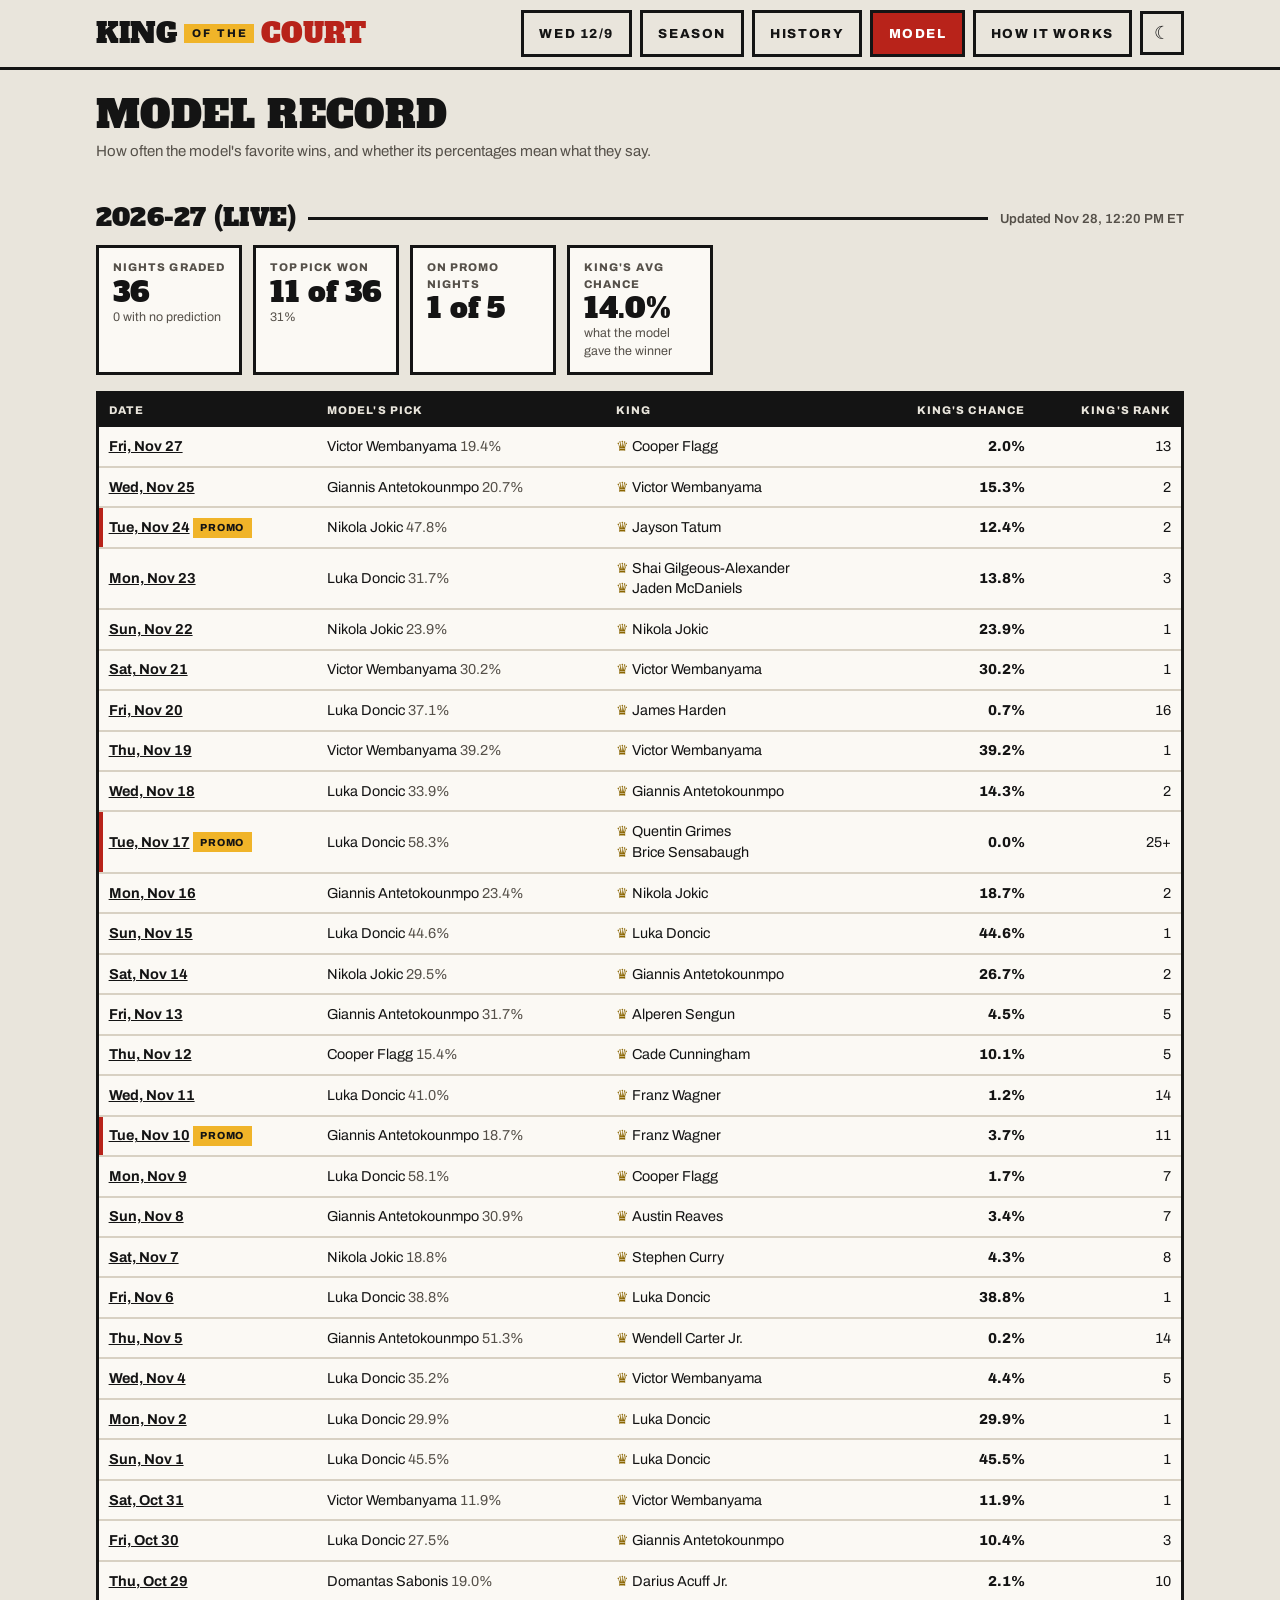
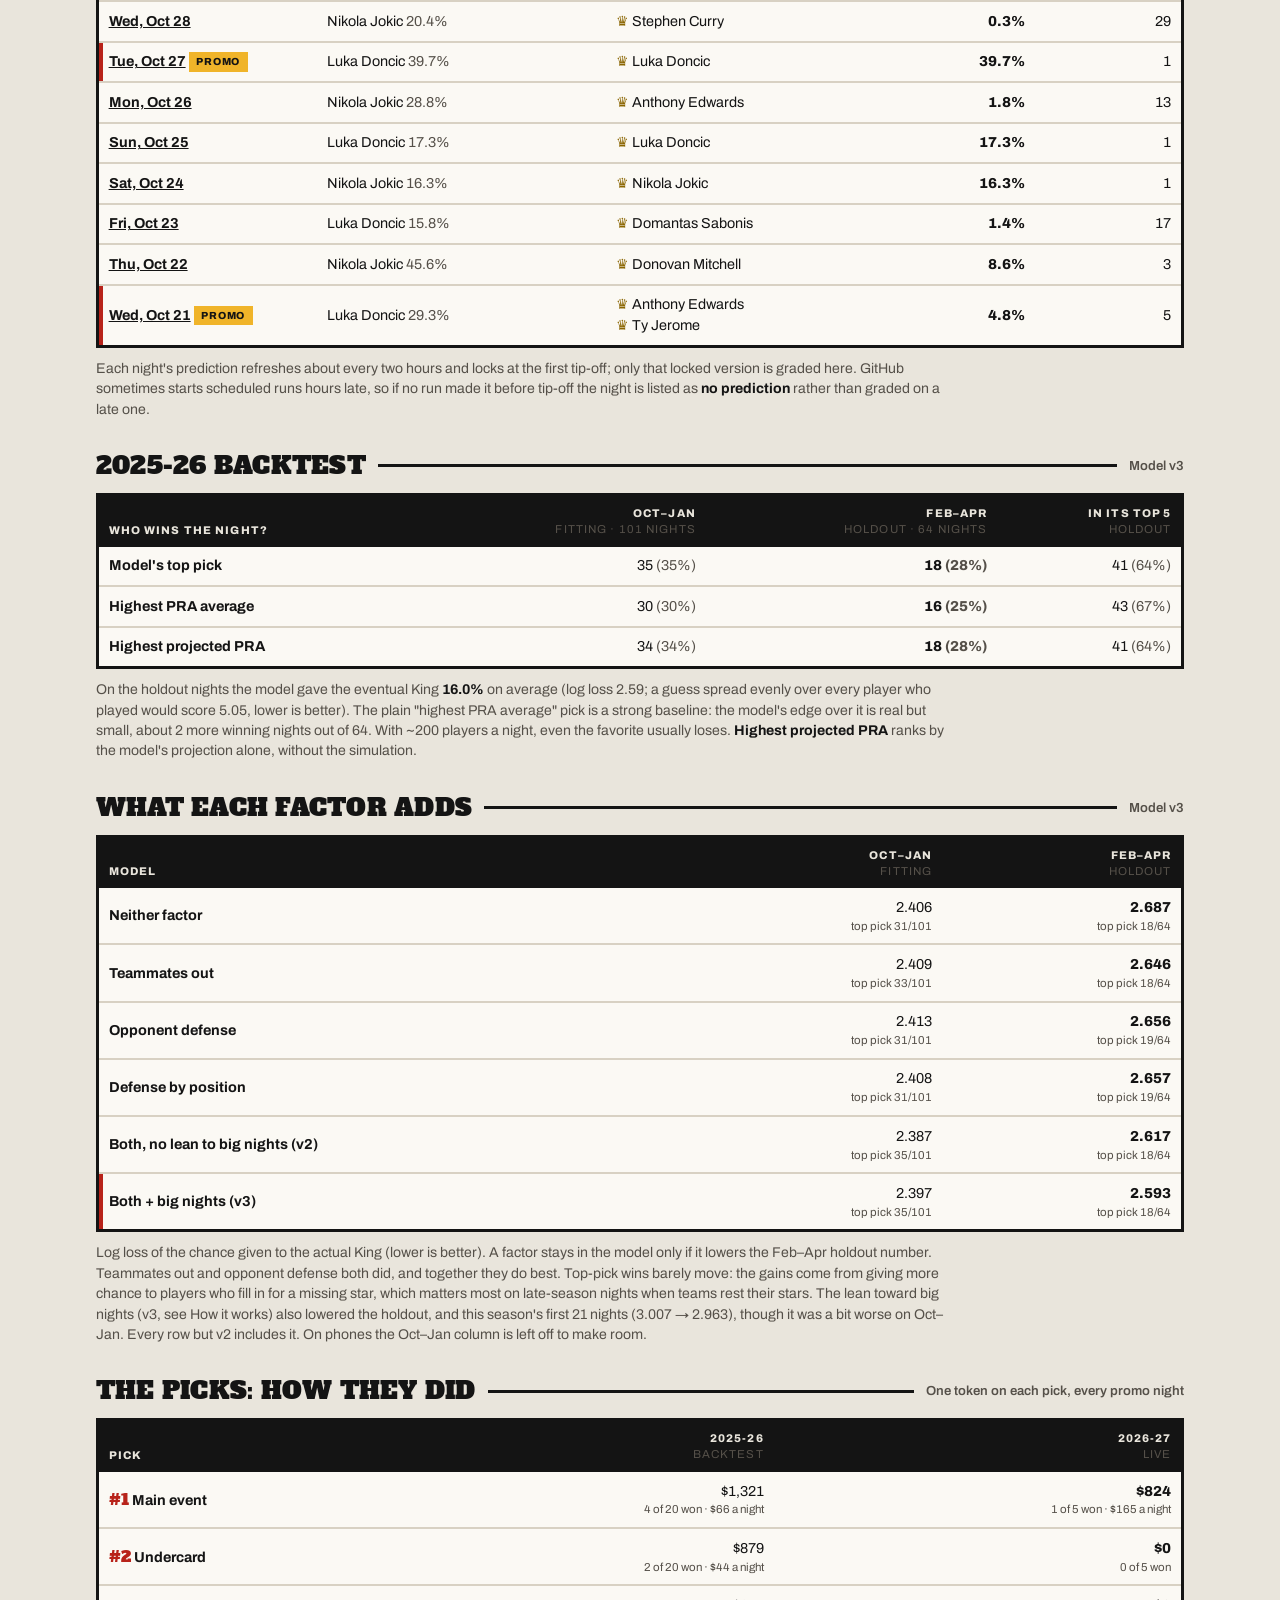
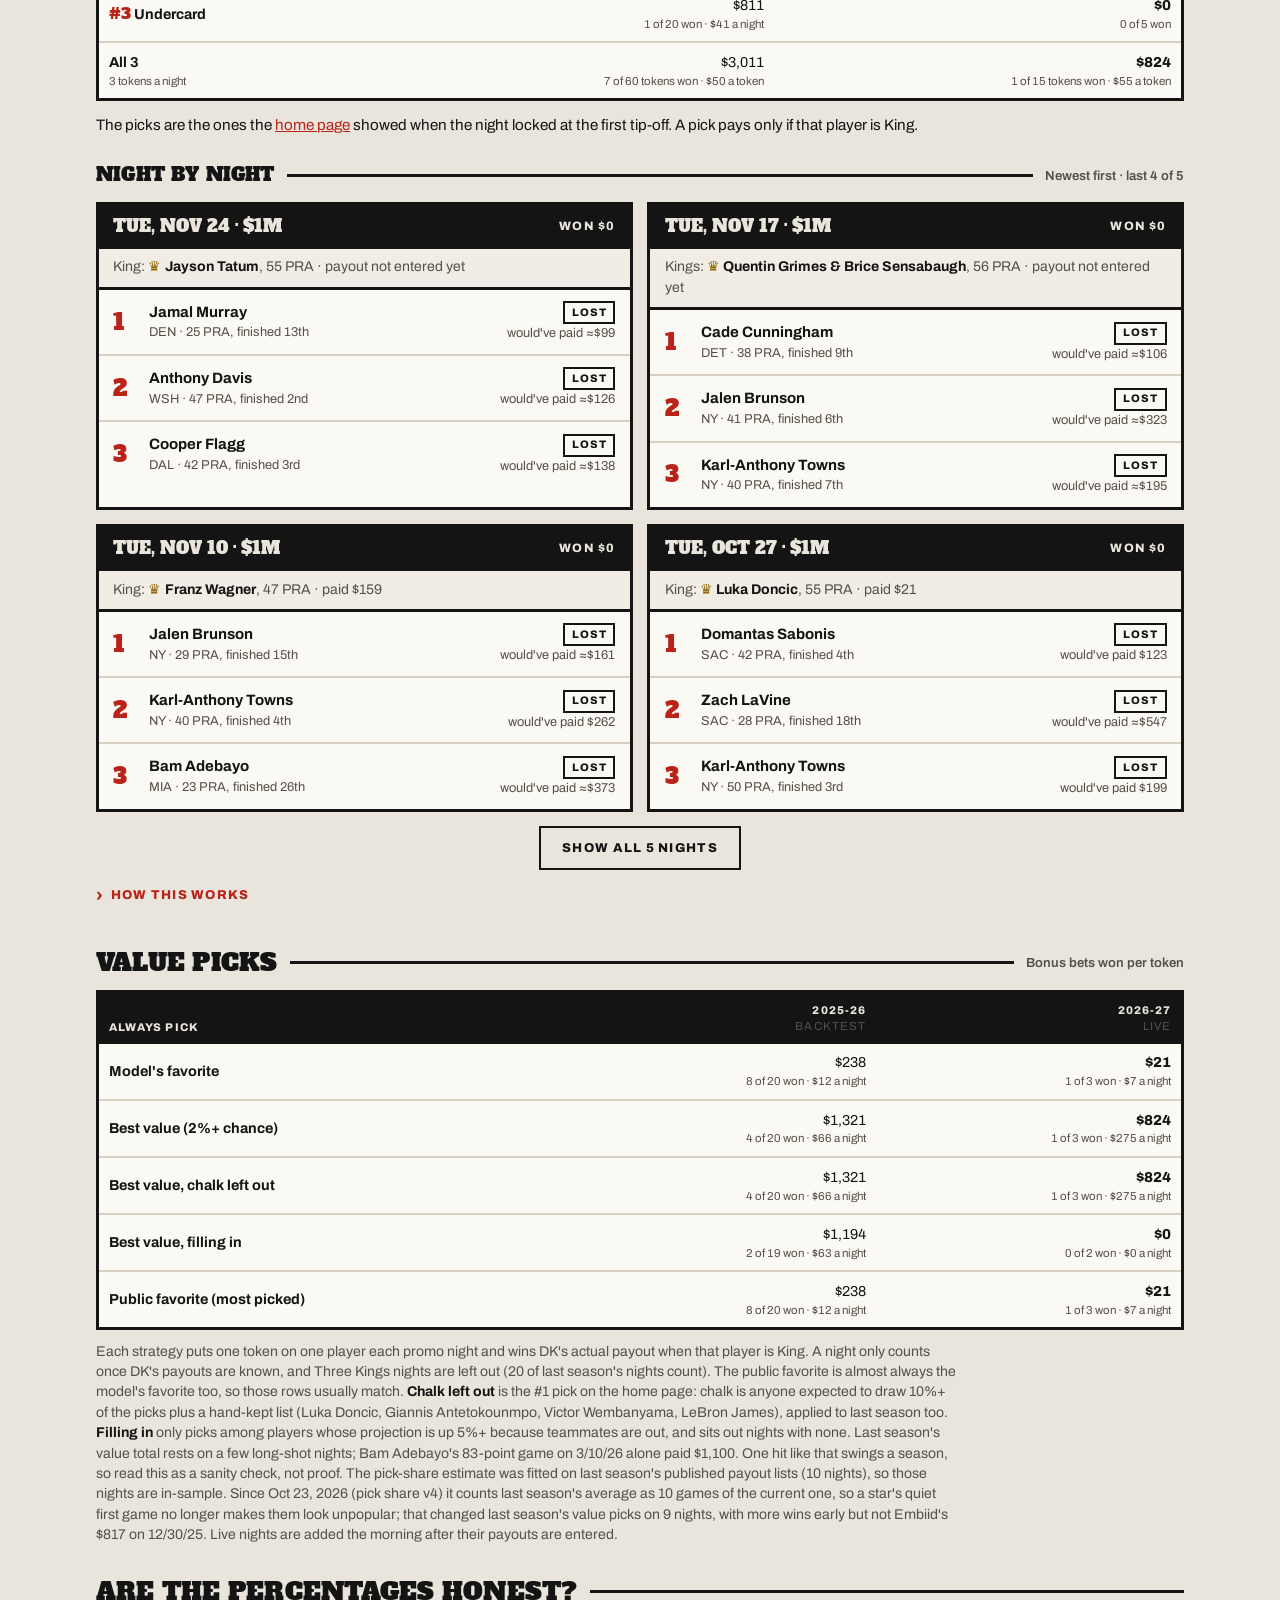
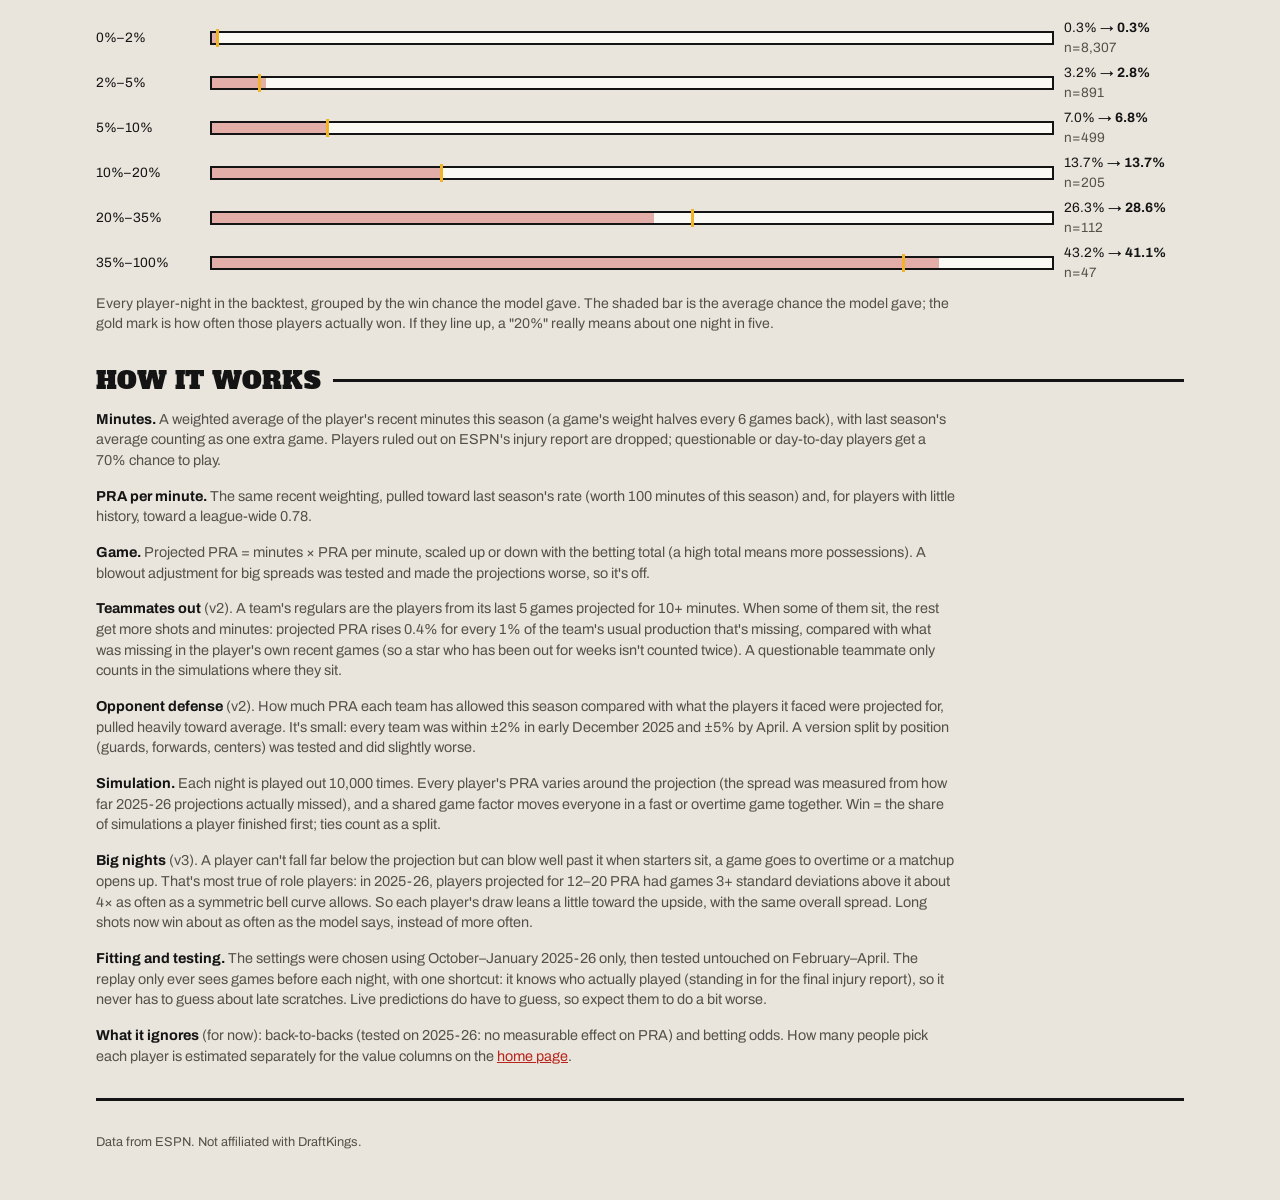
<file: model.html>
<!doctype html>
<html lang="en">
<head>
  <meta charset="utf-8">
  <meta name="viewport" content="width=device-width, initial-scale=1">
  <title>Model Record · King of the Court</title>
  <meta name="description" content="How the King of the Court model works and how it has done: the 2025-26 backtest and this season's locked predictions.">
  <link rel="icon" href="favicon.svg" type="image/svg+xml">
  <link rel="preconnect" href="https://fonts.googleapis.com">
  <link rel="preconnect" href="https://fonts.gstatic.com" crossorigin>
  <link rel="stylesheet" href="https://fonts.googleapis.com/css2?family=Alfa+Slab+One&family=Archivo:wght@400;500;600;700;800&display=swap">
  <link rel="stylesheet" href="style.css?v=8b0fa7b0">
</head>
<body>
  <header class="masthead slim">
    <div class="wrap">
      <a class="wordmark" href="./">King <span class="of">of the</span> <span class="red">Court</span></a>
      <nav class="tabs" aria-label="Pages">
        <a href="./">Promo</a>
        <a href="season.html">Season</a>
        <a href="history.html">History</a>
        <a href="model.html" aria-current="page">Model</a>
        <a href="how.html"><span class="tab-long">How it works</span><span class="tab-short">How</span></a>
        <button type="button" class="theme-btn" id="theme" aria-label="Switch theme">☾</button>
      </nav>
    </div>
  </header>

  <main class="wrap">
    <div class="page-head">
      <h1>Model record</h1>
      <p class="sub">How often the model's favorite wins, and whether its percentages mean what they say.</p>
    </div>
    <div id="status" hidden></div>

    <section class="card">
      <div class="card-head"><h2 id="live-title">This season (live)</h2><span class="updated" id="live-sub"></span></div>
      <div class="tiles" id="live-tiles"></div>
      <div class="table-wrap" style="margin-top:1rem"><div id="live"></div></div>
      <p class="note">
        Each night's prediction refreshes about every two hours and locks at the first tip-off; only that locked version is graded here.
        GitHub sometimes starts scheduled runs hours late, so if no run made it before tip-off the night is listed as
        <b>no prediction</b> rather than graded on a late one.
      </p>
    </section>

    <section class="card">
      <div class="card-head"><h2 id="bt-title">2025-26 backtest</h2><span class="updated" id="bt-sub"></span></div>
      <div class="table-wrap"><div id="bt"></div></div>
      <p class="note" id="bt-note"></p>
    </section>

    <section class="card" id="abl-card" hidden>
      <div class="card-head"><h2>What each factor adds</h2><span class="updated">Model v3</span></div>
      <div class="table-wrap"><div id="abl"></div></div>
      <p class="note" id="abl-note"></p>
    </section>

    <section class="card" id="picks-card" hidden>
      <div class="card-head"><h2>The picks: how they did</h2><span class="updated">One token on each pick, every promo night</span></div>
      <div class="table-wrap"><div id="pick-rec"></div></div>
      <p class="lead" id="pick-lead"></p>
      <div class="card-head sub-head" id="bouts-head" hidden><h3>Night by night</h3><span class="updated" id="bouts-sub"></span></div>
      <div class="bouts" id="bouts"></div>
      <div class="more" id="bouts-more" hidden><button type="button" class="btn ghost" id="bouts-btn" aria-expanded="false"></button></div>
      <details class="how"><summary>How this works</summary><p class="note" id="pick-note"></p><p class="note"><a href="how.html#round-8">See how the model is graded step by step in round 8 of How it works →</a></p></details>
    </section>

    <section class="card" id="value-card" hidden>
      <div class="card-head"><h2>Value picks</h2><span class="updated">Bonus bets won per token</span></div>
      <div class="table-wrap"><div id="value"></div></div>
      <p class="note" id="value-note"></p>
    </section>

    <section class="card">
      <div class="card-head"><h2>Are the percentages honest?</h2></div>
      <div class="calib" id="calib"></div>
      <p class="note">
        Every player-night in the backtest, grouped by the win chance the model gave. The shaded bar is the average chance the model gave;
        the gold mark is how often those players actually won. If they line up, a "20%" really means about one night in five.
      </p>
    </section>

    <section class="card">
      <div class="card-head"><h2>How it works</h2></div>
      <div class="note" style="font-size:.9rem">
        <p><b>Minutes.</b> A weighted average of the player's recent minutes this season (a game's weight halves every 6 games back),
          with last season's average counting as one extra game. Players ruled out on ESPN's injury report are dropped; questionable or
          day-to-day players get a 70% chance to play.</p>
        <p><b>PRA per minute.</b> The same recent weighting, pulled toward last season's rate (worth 100 minutes of this season) and,
          for players with little history, toward a league-wide 0.78.</p>
        <p><b>Game.</b> Projected PRA = minutes × PRA per minute, scaled up or down with the betting total (a high total means more
          possessions). A blowout adjustment for big spreads was tested and made the projections worse, so it's off.</p>
        <p><b>Teammates out</b> (v2). A team's regulars are the players from its last 5 games projected for 10+ minutes. When some of
          them sit, the rest get more shots and minutes: projected PRA rises 0.4% for every 1% of the team's usual production that's
          missing, compared with what was missing in the player's own recent games (so a star who has been out for weeks isn't counted
          twice). A questionable teammate only counts in the simulations where they sit.</p>
        <p><b>Opponent defense</b> (v2). How much PRA each team has allowed this season compared with what the players it faced were
          projected for, pulled heavily toward average. It's small: every team was within ±2% in early December 2025 and ±5% by April. A version split by position (guards,
          forwards, centers) was tested and did slightly worse.</p>
        <p><b>Simulation.</b> Each night is played out 10,000 times. Every player's PRA varies around the projection (the spread was measured
          from how far 2025-26 projections actually missed), and a shared game factor moves everyone in a fast or overtime game together.
          Win = the share of simulations a player finished first; ties count as a split.</p>
        <p><b>Big nights</b> (v3). A player can't fall far below the projection but can blow well past it when starters sit, a game goes to
          overtime or a matchup opens up. That's most true of role players: in 2025-26, players projected for 12–20 PRA had games 3+
          standard deviations above it about 4× as often as a symmetric bell curve allows. So each player's draw leans a little toward the
          upside, with the same overall spread. Long shots now win about as often as the model says, instead of more often.</p>
        <p><b>Fitting and testing.</b> The settings were chosen using October–January 2025-26 only, then tested untouched on
          February–April. The replay only ever sees games before each night, with one shortcut: it knows who actually played
          (standing in for the final injury report), so it never has to guess about late scratches. Live predictions do have to guess, so
          expect them to do a bit worse.</p>
        <p><b>What it ignores</b> (for now): back-to-backs (tested on 2025-26: no measurable effect on PRA) and betting odds.
          How many people pick each player is estimated separately for the value columns on the <a href="./">home page</a>.</p>
      </div>
    </section>

    <footer>Data from ESPN. Not affiliated with DraftKings.</footer>
  </main>

  <script src="model.js?v=99ea8370"></script>
  <script src="common.js?v=1736d6de"></script>
  <script>
    const $ = (id) => document.getElementById(id);
    const tile = (k, v, s) => `<div class="tile"><div class="k">${k}</div><div class="v">${v}</div><div class="s">${s}</div></div>`;

    async function main() {
      const { current } = await getSeasons();
      const [pred, L, promos, bt] = await Promise.all([
        getData(`predictions-${current}.json`, { optional: true }),
        getData(`leaders-${current}.json`, { optional: true }),
        getData(`promos-${current}.json`, { optional: true }),
        getData(`backtest-${current - 1}.json`, { optional: true }),
      ]);
      renderLive(current, pred, L, promos);
      if (bt) renderBacktest(bt);
      if (bt?.ablation) renderAblation(bt);
      renderPicks(current, bt, pred, L, promos);
      renderValue(current, bt, pred);
    }

    // The three picks: totals by slot (last season replayed, this season live), then a box per night.
    function renderPicks(season, bt, pred, L, promos) {
      const names = { ...(bt?.names ?? {}), ...(L?.names ?? {}), ...(pred?.names ?? {}) };
      const gameDays = (L?.days ?? []).map((x) => x.d);
      const nights = Object.entries(pred?.days ?? {})
        .filter(([, p]) => p.result?.picks)
        .map(([d, p]) => ({ d, p, promo: promoInfo(promos, d, gameDays) }))
        .sort((a, b) => b.d.localeCompare(a.d));
      const live = slotRecord(nights.map((n) => n.p.result.picks.map((x) => x.ret)));
      const btRec = bt?.pickRecord;
      if (!btRec && !nights.length) return;
      $("picks-card").hidden = false;

      // The per-night (per-token) average drops out on phones so the live column fits without sideways scrolling.
      const cell = (r, all) => {
        const n = all ? r?.tokens : r?.nights;
        if (!n) return `<span class="muted">–</span>`;
        const avg = r.total ? `<span class="hide-sm"> · ${fmt.money(r.total / n)} a ${all ? "token" : "night"}</span>` : "";
        return `${fmt.money(r.total)}<small class="ln">${r.wins} of ${n}${all ? " tokens" : ""} won${avg}</small>`;
      };
      const rows = [
        { k: 0, label: `<span class="rank">#1</span> <b>Main event</b>` },
        { k: 1, label: `<span class="rank">#2</span> <b>Undercard</b>` },
        { k: 2, label: `<span class="rank">#3</span> <b>Undercard</b>` },
        { k: "all", label: `<b>All 3</b><small class="ln">3 tokens a night</small>` },
      ];
      const pick = (rec, k) => (k === "all" ? rec?.all : rec?.slots[k]);
      renderTable($("pick-rec"), rows, [
        { key: "label", label: "Pick", cls: "l", fmt: (r) => r.label },
        { key: "bt", label: `${bt?.label ?? "Last season"} <small class="ln">backtest</small>`, fmt: (r) => cell(pick(btRec, r.k), r.k === "all") },
        { key: "live", label: `${seasonLabel(season)} <small class="ln">live</small>`, cls: "key", fmt: (r) => cell(pick(live, r.k), r.k === "all") },
      ], { nosort: true }, () => {});

      const pending = nights
        .filter((n) => n.promo?.format === "king")
        .flatMap((n) => n.p.result.picks)
        .filter((x) => x.won && x.ret == null).length;
      $("pick-lead").innerHTML = `The picks are the ones the <a href="./">home page</a> showed when the night locked at the first tip-off.
        A pick pays only if that player is King${pending ? `; <b>${pending}</b> winning pick${pending > 1 ? "s" : ""} will count once DK's payout is entered` : ""}.`;

      // A box per night, newest first; the last 4 show until "Show all nights" is pressed.
      const SHOWN = 4;
      const ord = (n) => n + ([11, 12, 13].includes(n % 100) ? "th" : ["th", "st", "nd", "rd"][n % 10] ?? "th");
      const bout = ({ d, p, promo }) => {
        const r = p.result;
        const three = promo?.format === "three";
        const counted = r.picks.filter((x) => x.ret != null);
        const won = counted.reduce((s, x) => s + x.ret, 0);
        const head = three ? `<span class="tag">Three Kings · not counted</span>`
          : r.picks.some((x) => x.won && x.ret == null) ? `<span class="tag gold">Won · payout pending</span>`
          : won > 0 ? `<span class="tag gold">Won ${fmt.money(won)}</span>` : `<span>Won $0</span>`;
        const paid = promo?.winners?.find((w) => w.payout != null)?.payout;
        const kings = r.kings.map((pid) => playerName(names, pid)).join(" &amp; ");
        const king = `${r.kings.length > 1 ? "Kings" : "King"}: ${crown}<b>${kings}</b>, ${r.kingPra} PRA · ${paid != null ? `paid ${fmt.money(paid)}` : "payout not entered yet"}`;
        const picks = r.picks.map((x, i) => {
          const finish = x.finish == null ? "didn't play" : `${x.pra} PRA, ${x.finish === 1 && x.tied ? "tied 1st" : `finished ${ord(x.finish)}`}`;
          const res = x.won
            ? `<span class="stamp won">${x.ret != null ? `Won ${fmt.money(x.ret)}` : "Won"}</span>${x.ret == null && !three ? `<small>payout pending</small>` : ""}`
            : `<span class="stamp">Lost</span>${x.would != null ? `<small>would've paid ${x.wouldEst ? approxMoney(x.would) : fmt.money(x.would)}</small>` : ""}`;
          return `<div class="bp${x.won ? " hit" : ""}"><span class="bp-n">${i + 1}</span>
            <div class="bp-body"><span class="pn">${playerName(names, x.pid)}</span><small>${x.tm ? `${esc(x.tm)} · ` : ""}${finish}</small></div>
            <div class="bp-res">${res}</div></div>`;
        }).join("");
        return `<article class="bout"><div class="bout-head"><a href="day.html?d=${d}">${dateText(d)}${promo ? ` · ${fmt.money(promo.pool)}` : ""}</a>${head}</div>
          <div class="bout-king">${king}</div>${picks}</article>`;
      };
      $("bouts-head").hidden = !nights.length;
      $("bouts-sub").textContent = nights.length > SHOWN ? `Newest first · last ${SHOWN} of ${nights.length}` : "Newest first";
      let open = false;
      const draw = () => {
        $("bouts").innerHTML = (open ? nights : nights.slice(0, SHOWN)).map(bout).join("");
        $("bouts-btn").textContent = open ? "Show fewer nights" : `Show all ${nights.length} nights`;
        $("bouts-btn").setAttribute("aria-expanded", String(open));
      };
      $("bouts-more").hidden = nights.length <= SHOWN;
      $("bouts-btn").onclick = () => { open = !open; draw(); };
      draw();

      const n = btRec?.all.nights ?? 0;
      $("pick-note").innerHTML = `
        <b>#1</b> is the Main event and <b>#2–3</b> the undercard: the best value (win chance ÷ expected share of picks) among players with a 2%+
        chance, chalk left out. <b>All 3</b> puts a token on each, so its cost is three tokens a night. A pick pays DK's actual payout when that
        player is King and nothing otherwise; Three Kings nights are left out, as in the value record below.
        <b>Would've paid</b> is DK's own "what could've been" number when the night's list has the player; with <b>≈</b> it's the site's
        pre-game estimate instead.
        ${bt ? `The backtest replays ${bt.label} (${n} promo nights with known payouts) with today's model and pick-share estimate, which was fitted on
        that season's payout lists, so read it as a sanity check rather than proof. The #1 row matches "Best value, chalk left out" below.` : ""}`;
    }

    function renderLive(season, pred, L, promos) {
      $("live-title").textContent = `${seasonLabel(season)} (live)`;
      const names = { ...(L?.names ?? {}), ...(pred?.names ?? {}) };
      const finals = (L?.days ?? []).filter((x) => x.final);
      const gameDays = (L?.days ?? []).map((x) => x.d);
      // Grading started with the first locked prediction; earlier nights are simply before launch.
      const first = Object.keys(pred?.days ?? {}).sort()[0];
      const rows = finals
        .filter((x) => first && x.d >= first)
        .map((x) => ({ d: x.d, day: x, p: pred.days[x.d], promo: promoInfo(promos, x.d, gameDays) }))
        .reverse();
      const graded = rows.filter((r) => r.p?.result);
      const promoG = graded.filter((r) => r.promo);
      const hits = (list) => list.filter((r) => r.p.result.rank === 1).length;
      const avgP = graded.length ? graded.reduce((s, r) => s + r.p.result.pKing, 0) / graded.length : null;
      $("live-sub").textContent = pred?.updated ? `Updated ${stampText(pred.updated)}` : "";
      $("live-tiles").innerHTML = [
        tile("Nights graded", graded.length, `${rows.length - graded.length} with no prediction`),
        tile("Top pick won", graded.length ? `${hits(graded)} of ${graded.length}` : "–", graded.length ? fmt.pct0(hits(graded) / graded.length) : "&nbsp;"),
        tile("On promo nights", promoG.length ? `${hits(promoG)} of ${promoG.length}` : "–", "&nbsp;"),
        tile("King's avg chance", fmt.pct(avgP), "what the model gave the winner"),
      ].join("");
      renderTable($("live"), rows.map((r) => ({ ...r, _cls: r.promo ? "promo" : "" })), [
        { key: "d", label: "Date", cls: "l", fmt: (r) => `<a class="day" href="day.html?d=${r.d}">${dateText(r.d)}</a>${r.promo ? ` <span class="tag gold">Promo</span>` : ""}` },
        { key: "pick", label: "Model's pick", cls: "l", fmt: (r) => (r.p ? `${playerName(names, r.p.players[0].pid)} <span class="muted">${fmt.pct(r.p.players[0].win)}</span>` : `<span class="muted">no prediction</span>`) },
        { key: "king", label: "King", cls: "l", fmt: (r) => r.day.kings.map((pid) => `${crown}${playerName(names, pid)}`).join("<br>") },
        { key: "pk", label: "King's chance", cls: "key", fmt: (r) => (r.p?.result ? fmt.pct(r.p.result.pKing) : "–") },
        { key: "rank", label: "King's rank", fmt: (r) => (r.p?.result ? r.p.result.rank ?? "25+" : "–") },
      ], { nosort: true }, () => {}, "No graded nights yet. The first locked prediction is graded the morning after its games.");
    }

    function renderBacktest(bt) {
      const s = bt.summary;
      $("bt-title").textContent = `${bt.label} backtest`;
      $("bt-sub").textContent = `Model v${bt.model.version}`;
      const cell = (x, k) => `${x[k].first} <span class="muted">(${fmt.pct0(x[k].first / x.days)})</span>`;
      const rows = [
        { name: "Model's top pick", f: s.fit, h: s.holdout, k: "model" },
        { name: "Highest PRA average", f: s.fit, h: s.holdout, k: "avg" },
        { name: "Highest projected PRA", f: s.fit, h: s.holdout, k: "mean" },
      ];
      renderTable($("bt"), rows, [
        { key: "name", label: "Who wins the night?", cls: "l", fmt: (r) => `<b>${r.name}</b>` },
        { key: "f", label: `Oct–Jan <small class="ln">fitting · ${s.fit.days} nights</small>`, fmt: (r) => cell(r.f, r.k) },
        { key: "h", label: `Feb–Apr <small class="ln">holdout · ${s.holdout.days} nights</small>`, cls: "key", fmt: (r) => cell(r.h, r.k) },
        { key: "t5", label: `In its top 5 <small class="ln">holdout</small>`, fmt: (r) => `${r.h[r.k].top5} <span class="muted">(${fmt.pct0(r.h[r.k].top5 / r.h.days)})</span>` },
      ], { nosort: true }, () => {});
      const h = s.holdout;
      $("bt-note").innerHTML = `On the holdout nights the model gave the eventual King <b>${fmt.pct(h.avgPKing)}</b> on average
        (log loss ${h.logLoss.toFixed(2)}; a guess spread evenly over every player who played would score ${h.uniformLogLoss.toFixed(2)}, lower is better).
        The plain "highest PRA average" pick is a strong baseline: the model's edge over it is real but small, about
        ${h.model.first - h.avg.first} more winning nights out of ${h.days}. With ~200 players a night, even the favorite usually loses.
        <b>Highest projected PRA</b> ranks by the model's projection alone, without the simulation.`;
      $("calib").innerHTML = bt.calibration
        .filter((c) => c.n)
        .map((c) => {
          const scale = 0.5; // 50% is the right edge of the track
          const w = Math.min(100, (c.pred / scale) * 100), a = Math.min(100, (c.actual / scale) * 100);
          return `<div class="row"><span>${fmt.pct0(c.lo)}–${fmt.pct0(c.hi)}</span><div class="track"><i style="width:${w}%"></i><b style="left:calc(${a}% - 1px)"></b></div><span>${fmt.pct(c.pred)} → <b>${fmt.pct(c.actual)}</b> <span class="muted">n=${c.n.toLocaleString()}</span></span></div>`;
        })
        .join("");
    }

    // Each factor alone and together, on the same nights and simulation seeds, plus v2 (both factors, symmetric noise).
    function renderAblation(bt) {
      const v = bt.ablation.variants;
      $("abl-card").hidden = false;
      const names = { v1: "Neither factor", teammates: "Teammates out", defense: "Opponent defense", defensePos: "Defense by position", normal: "Both, no lean to big nights (v2)", both: "Both + big nights (v3)" };
      const cell = (x) => `${x.ll.toFixed(3)}<small class="ln">top pick ${x.hits}/${x.n}</small>`;
      renderTable($("abl"), Object.keys(names).filter((k) => v[k]).map((k) => ({ k, _cls: k === "both" ? "promo" : "" })), [
        { key: "k", label: "Model", cls: "l", fmt: (r) => `<b>${names[r.k]}</b>` },
        { key: "f", label: `Oct–Jan <small class="ln">fitting</small>`, cls: "hide-sm", fmt: (r) => cell(v[r.k].fit) },
        { key: "h", label: `Feb–Apr <small class="ln">holdout</small>`, cls: "key", fmt: (r) => cell(v[r.k].holdout) },
      ], { nosort: true }, () => {});
      $("abl-note").innerHTML = `Log loss of the chance given to the actual King (lower is better). A factor stays in the model only if it lowers the
        Feb–Apr holdout number. Teammates out and opponent defense both did, and together they do best. Top-pick wins barely move: the gains
        come from giving more chance to players who fill in for a missing star, which matters most on late-season nights when teams rest their stars.
        The lean toward big nights (v3, see How it works) also lowered the holdout, and this season's first 21 nights (3.007 → 2.963), though it
        was a bit worse on Oct–Jan. Every row but v2 includes it. On phones the Oct–Jan column is left off to make room.`;
    }

    // One token a night on each strategy's pick, paid at DK's actual payout when that player won.
    function renderValue(season, bt, pred) {
      const live = Object.values(pred?.days ?? {}).map((x) => x.result?.value).filter(Boolean);
      const rec = (list) => {
        const out = {};
        // A strategy with no pick on a night (no one filling in) sits that night out.
        for (const k of ["favorite", "value", "noChalk", "fillIn", "public"]) {
          const mine = list.filter((v) => v.returns[k] != null);
          out[k] = { nights: mine.length, wins: mine.filter((v) => v.returns[k] > 0).length, total: mine.reduce((s, v) => s + v.returns[k], 0) };
        }
        return out;
      };
      const liveRec = rec(live);
      const btRec = bt?.valueRecord;
      if (!btRec && !live.length) return;
      $("value-card").hidden = false;
      const names = {
        favorite: "Model's favorite",
        value: "Best value (2%+ chance)",
        noChalk: "Best value, chalk left out",
        fillIn: "Best value, filling in",
        public: "Public favorite (most picked)",
      };
      const cell = (r) => (r?.nights ? `${fmt.money(r.total)}<small class="ln">${r.wins} of ${r.nights} won · ${fmt.money(r.total / r.nights)} a night</small>` : `<span class="muted">–</span>`);
      renderTable($("value"), Object.keys(names).map((k) => ({ k })), [
        { key: "k", label: "Always pick", cls: "l", fmt: (r) => `<b>${names[r.k]}</b>` },
        { key: "bt", label: `${bt?.label ?? "Last season"} <small class="ln">backtest</small>`, fmt: (r) => cell(btRec?.[r.k]) },
        { key: "live", label: `${seasonLabel(season)} <small class="ln">live</small>`, cls: "key", fmt: (r) => cell(liveRec[r.k]) },
      ], { nosort: true }, () => {});
      const n = btRec?.favorite.nights ?? 0;
      const adebayo = (bt?.days ?? []).find((x) => x.d === "2026-03-10")?.value?.returns?.value;
      $("value-note").innerHTML = `
        Each strategy puts one token on one player each promo night and wins DK's actual payout when that player is King. A night only counts
        once DK's payouts are known, and Three Kings nights are left out${bt ? ` (${n} of last season's nights count)` : ""}.
        The public favorite is almost always the model's favorite too, so those rows usually match.
        <b>Chalk left out</b> is the #1 pick on the home page: chalk is anyone expected to draw 10%+ of the picks plus a hand-kept list
        (Luka Doncic, Giannis Antetokounmpo, Victor Wembanyama, LeBron James), applied to last season too.
        <b>Filling in</b> only picks among players whose projection is up 5%+ because teammates are out, and sits out nights with none.
        ${adebayo ? `Last season's value total rests on a few long-shot nights; Bam Adebayo's 83-point game on 3/10/26 alone paid ${fmt.money(adebayo)}. One hit like that swings a season, so read this as a sanity check, not proof.` : ""}
        The pick-share estimate was fitted on last season's published payout lists (10 nights), so those nights are in-sample.
        Since Oct 23, 2026 (pick share v4) it counts last season's average as 10 games of the current one, so a star's quiet first game
        no longer makes them look unpopular; that changed last season's value picks on 9 nights, with more wins early but not Embiid's $817 on 12/30/25. Live nights are added the morning after their payouts are entered.`;
    }

    main().catch(showError);
  </script>
</body>
</html>
</file>
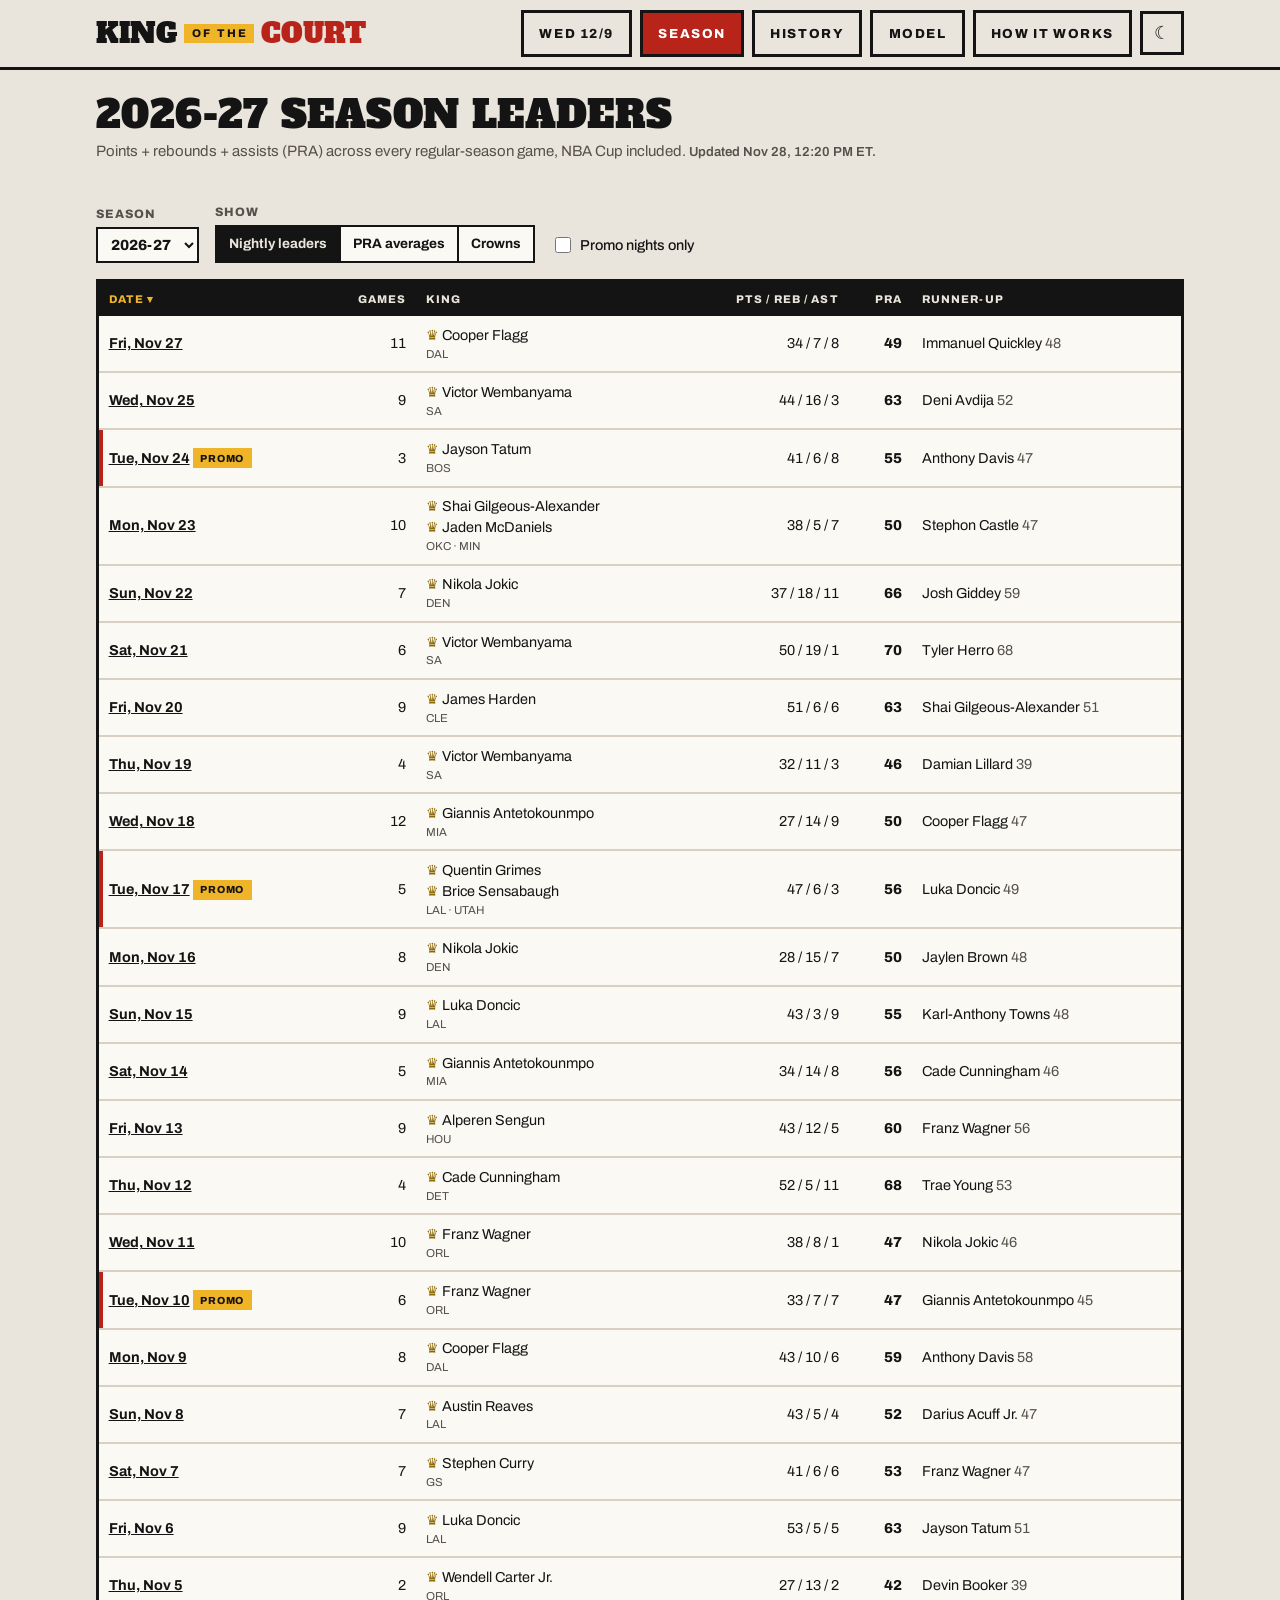
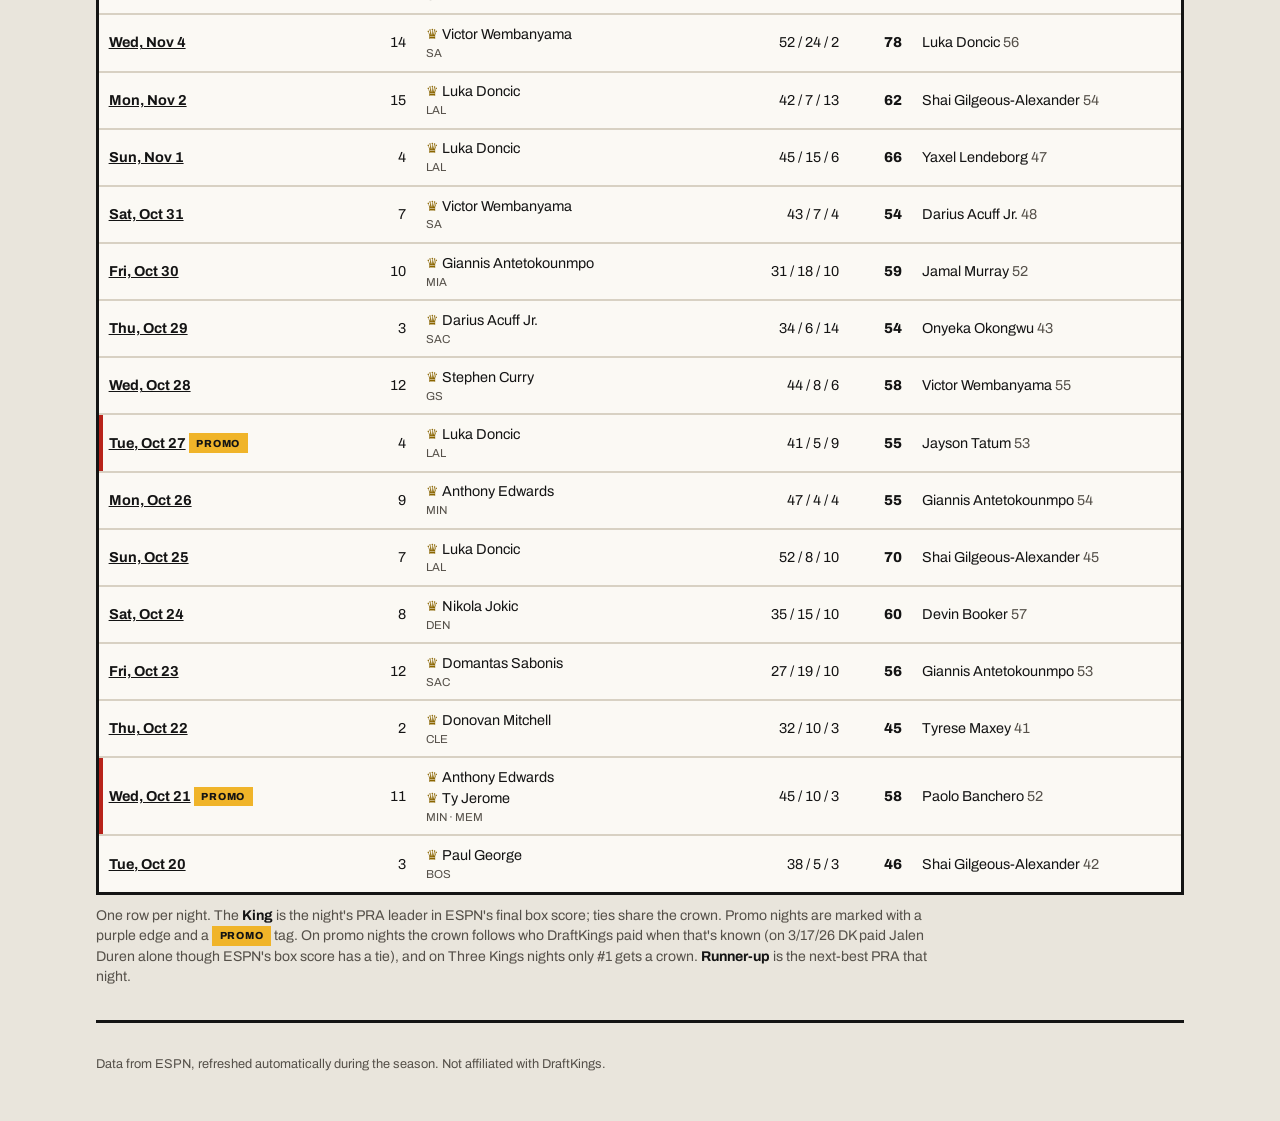
<file: season.html>
<!doctype html>
<html lang="en">
<head>
  <meta charset="utf-8">
  <meta name="viewport" content="width=device-width, initial-scale=1">
  <title>Season PRA Leaders · King of the Court</title>
  <meta name="description" content="Every night's points + rebounds + assists leader, season PRA averages and King of the Court crown counts.">
  <link rel="icon" href="favicon.svg" type="image/svg+xml">
  <link rel="preconnect" href="https://fonts.googleapis.com">
  <link rel="preconnect" href="https://fonts.gstatic.com" crossorigin>
  <link rel="stylesheet" href="https://fonts.googleapis.com/css2?family=Alfa+Slab+One&family=Archivo:wght@400;500;600;700;800&display=swap">
  <link rel="stylesheet" href="style.css?v=8b0fa7b0">
</head>
<body>
  <header class="masthead slim">
    <div class="wrap">
      <a class="wordmark" href="./">King <span class="of">of the</span> <span class="red">Court</span></a>
      <nav class="tabs" aria-label="Pages">
        <a href="./">Promo</a>
        <a href="season.html" aria-current="page">Season</a>
        <a href="history.html">History</a>
        <a href="model.html">Model</a>
        <a href="how.html"><span class="tab-long">How it works</span><span class="tab-short">How</span></a>
        <button type="button" class="theme-btn" id="theme" aria-label="Switch theme">☾</button>
      </nav>
    </div>
  </header>

  <main class="wrap">
    <div class="page-head">
      <h1 id="title">Season leaders</h1>
      <p class="sub">Points + rebounds + assists (PRA) across every regular-season game, NBA Cup included. <span class="updated" id="updated"></span></p>
    </div>
    <div id="status" hidden></div>

    <section class="card">
      <div class="controls">
        <label class="field">Season<select id="season"></select></label>
        <div class="field">Show
          <div class="seg" id="view">
            <button type="button" data-v="days">Nightly leaders</button>
            <button type="button" data-v="avg">PRA averages</button>
            <button type="button" data-v="crowns">Crowns</button>
          </div>
        </div>
        <label class="field" id="q-wrap" hidden>Search<input type="search" id="q" placeholder="Player name"></label>
        <label class="field inline" id="promo-wrap"><input type="checkbox" id="promoOnly"> Promo nights only</label>
        <label class="field inline" id="all-wrap" hidden><input type="checkbox" id="all"> Show everyone</label>
      </div>
      <div class="table-wrap" style="margin-top:1rem"><div id="table"></div></div>
      <p class="note" id="note"></p>
    </section>

    <footer>Data from ESPN, refreshed automatically during the season. Not affiliated with DraftKings.</footer>
  </main>

  <script src="model.js?v=99ea8370"></script>
  <script src="common.js?v=1736d6de"></script>
  <script>
    const $ = (id) => document.getElementById(id);
    const params = getParams();
    const state = { view: params.view ?? "days", sort: null, dir: "desc", promoOnly: params.promo === "1", all: params.all === "1", q: params.q ?? "" };
    let L, promos, season, gameDays;

    const NOTES = {
      days: `One row per night. The <b>King</b> is the night's PRA leader in ESPN's final box score; ties share the crown.
        Promo nights are marked with a purple edge and a <span class="tag gold">Promo</span> tag. On promo nights the crown follows who DraftKings paid
        when that's known (on 3/17/26 DK paid Jalen Duren alone though ESPN's box score has a tie), and on Three Kings nights only #1 gets a crown.
        <b>Runner-up</b> is the next-best PRA that night.`,
      avg: `Per-game averages. By default a player needs to have played in at least 70% of their team's games so far (the NBA uses a
        similar rule for its stat leaders); tick <b>Show everyone</b> to drop it. <b>Best</b> is the player's highest single-night PRA.`,
      crowns: `<b>Promo crowns</b> count King of the Court nights won. <b>Nightly crowns</b> count every night the player led all players in PRA,
        promo or not. Ties give each tied player a crown.`,
    };

    async function main() {
      const s = await getSeasons();
      const seasons = s.seasons ?? [s.current];
      season = Number(params.s ?? s.current);
      $("season").innerHTML = seasons.slice().reverse().map((x) => `<option value="${x}"${x === season ? " selected" : ""}>${seasonLabel(x)}</option>`).join("");
      $("season").addEventListener("change", () => {
        season = Number($("season").value);
        load().catch(showError);
      });
      initSeg("view", state.view, (v) => {
        state.view = v;
        state.sort = null;
        render();
      });
      $("promoOnly").checked = state.promoOnly;
      $("all").checked = state.all;
      $("q").value = state.q;
      $("promoOnly").addEventListener("change", (e) => ((state.promoOnly = e.target.checked), render()));
      $("all").addEventListener("change", (e) => ((state.all = e.target.checked), render()));
      $("q").addEventListener("input", (e) => ((state.q = e.target.value), render()));
      await load();
    }

    async function load() {
      [L, promos] = await Promise.all([getData(`leaders-${season}.json`), getData(`promos-${season}.json`, { optional: true })]);
      gameDays = L.days.map((x) => x.d);
      $("title").textContent = `${L.label} season leaders`;
      $("updated").textContent = `Updated ${stampText(L.updated)}.`;
      render();
    }

    const promoOf = (d) => promoInfo(promos, d, gameDays);
    const lineText = (t) => `${t.pts} / ${t.reb} / ${t.ast}`;

    function render() {
      setParams({ s: season, view: state.view === "days" ? "" : state.view, promo: state.promoOnly, all: state.all, q: state.q });
      $("q-wrap").hidden = state.view === "days";
      $("promo-wrap").hidden = state.view !== "days";
      $("all-wrap").hidden = state.view !== "avg";
      $("note").innerHTML = NOTES[state.view];
      ({ days: renderDays, avg: renderAvg, crowns: renderCrowns })[state.view]();
    }

    function renderDays() {
      state.sort ??= "d";
      let rows = L.days.filter((x) => x.final).map((x) => {
        const promo = promoOf(x.d);
        const kings = promo ? promoCrowns(promo, x) : x.kings;
        const runner = x.top.find((t) => !x.kings.includes(t.pid));
        return { ...x, promo, crowns: kings, pra: x.top[0].pra, runner, _cls: promo ? "promo" : "" };
      });
      if (state.promoOnly) rows = rows.filter((r) => r.promo);
      renderTable($("table"), rows, [
        { key: "d", label: "Date", cls: "l", fmt: (r) => `<a class="day" href="day.html?d=${r.d}">${dateText(r.d)}</a>${r.promo ? ` <span class="tag gold">${r.promo.format === "three" ? "Three Kings" : "Promo"}</span>` : ""}` },
        { key: "games", label: "Games", fmt: (r) => r.games },
        { key: "king", label: "King", cls: "l", sort: (r) => L.names[r.crowns[0]]?.n ?? "", fmt: (r) => r.crowns.map((pid) => `${crown}${playerName(L.names, pid)}`).join("<br>") + `<small class="ln">${r.crowns.map((pid) => esc(r.top.find((t) => t.pid === pid)?.tm ?? "")).join(" · ")}</small>` },
        { key: "line", label: "Pts / Reb / Ast", nosort: true, fmt: (r) => lineText(r.top.find((t) => t.pid === r.crowns[0]) ?? r.top[0]) },
        { key: "pra", label: "PRA", cls: "key", fmt: (r) => r.pra },
        { key: "runner", label: "Runner-up", cls: "l", sort: (r) => r.runner?.pra, fmt: (r) => (r.runner ? `${playerName(L.names, r.runner.pid)} <span class="muted">${r.runner.pra}</span>` : "–") },
      ], state, render, "No finished nights yet.");
    }

    function renderAvg() {
      state.sort ??= "pra";
      const tg = L.averages.teamGames;
      const q = state.q.trim().toLowerCase();
      let rows = L.averages.players.map((p) => ({
        ...p,
        name: L.names[p.pid]?.n ?? p.pid,
        mpg: p.min / p.gp, ppg: p.pts / p.gp, rpg: p.reb / p.gp, apg: p.ast / p.gp,
        pra: (p.pts + p.reb + p.ast) / p.gp,
        qualifies: p.gp >= 0.7 * (tg[p.tm] ?? 0),
      }));
      if (!state.all) rows = rows.filter((r) => r.qualifies);
      if (q) rows = rows.filter((r) => r.name.toLowerCase().includes(q));
      renderTable($("table"), rows, [
        { key: "rank", label: "#", cls: "rank", nosort: true, fmt: (r, i) => i + 1 },
        { key: "name", label: "Player", cls: "l", asc: true, fmt: (r) => whoCell(L.names, r.pid, teamChip(L.teams, r.tm)) },
        { key: "gp", label: "GP", fmt: (r) => r.gp },
        { key: "mpg", label: "Min", fmt: (r) => fmt.d1(r.mpg) },
        { key: "ppg", label: "Pts", fmt: (r) => fmt.d1(r.ppg) },
        { key: "rpg", label: "Reb", fmt: (r) => fmt.d1(r.rpg) },
        { key: "apg", label: "Ast", fmt: (r) => fmt.d1(r.apg) },
        { key: "pra", label: "PRA", cls: "key", fmt: (r) => fmt.d1(r.pra) },
        { key: "best", label: "Best", fmt: (r) => `${r.best}<small class="ln">${r.bestD ? dateText(r.bestD, { month: "short", day: "numeric" }) : ""}</small>` },
      ], state, render, "No players match.");
    }

    function renderCrowns() {
      state.sort ??= "promo";
      const by = {};
      const get = (pid) => (by[pid] ??= { pid, name: L.names[pid]?.n ?? pid, promo: 0, nightly: 0, best: 0 });
      for (const x of L.days.filter((x) => x.final)) {
        for (const pid of x.kings) {
          get(pid).nightly++;
          get(pid).best = Math.max(get(pid).best, x.top[0].pra);
        }
        const promo = promoOf(x.d);
        if (promo) for (const pid of promoCrowns(promo, x)) get(pid).promo++;
      }
      const q = state.q.trim().toLowerCase();
      let rows = Object.values(by);
      if (q) rows = rows.filter((r) => r.name.toLowerCase().includes(q));
      const promoNights = L.days.filter((x) => x.final && promoOf(x.d)).length;
      renderTable($("table"), rows, [
        { key: "name", label: "Player", cls: "l", asc: true, fmt: (r) => whoCell(L.names, r.pid, teamChip(L.teams, L.names[r.pid]?.t)) },
        { key: "promo", label: `Promo crowns <small class="ln">of ${promoNights}</small>`, cls: "key", sort: (r) => r.promo * 1000 + r.nightly, fmt: (r) => (r.promo ? `${crown}${r.promo}` : `<span class="muted">0</span>`) },
        { key: "nightly", label: `Nightly crowns <small class="ln">of ${L.days.filter((x) => x.final).length}</small>`, sort: (r) => r.nightly * 1000 + r.promo, fmt: (r) => r.nightly },
        { key: "best", label: "Best winning PRA", fmt: (r) => r.best },
      ], state, render, "No crowns yet.");
    }

    main().catch(showError);
  </script>
</body>
</html>
</file>
<file: style.css>
/* Shared styles for every page. "Fight card" look (v0.6, 2026-10-27): a fight-poster masthead on paper,
   Alfa Slab One display type, Archivo body, heavy ink boxes, red and mustard. Picked by Rudy from mockups
   so this site stops looking like te-tracker / h2h / nba-first-minute. Gold is kept for crowns. */

:root {
  color-scheme: light dark;
  --bg: #e9e5dc;
  --surface: #fbf9f4;
  --surface-2: #f1ede4;
  --fg: #141414;
  --muted: #555049;
  --border: #d8d1c3;
  --rule: #141414;            /* heavy ink lines: boxes, section rules, table heads */
  --accent: #b8231a;          /* red as text and lines on paper */
  --accent-fill: #b8231a;     /* red behind white text */
  --accent-fg: #ffffff;
  --mustard: #f0b429;         /* fills only; text on it is always --ink-fixed */
  --ink-fixed: #141414;
  --gold: #8a6500;
  --gold-soft: rgba(240, 180, 41, .24);
  --bar: #b8231a;
  --pos: #1d6e3f;
  --neg: #b8231a;
  --display: "Alfa Slab One", Rockwell, "Courier New", serif;
  --body: "Archivo", -apple-system, BlinkMacSystemFont, "Segoe UI", Roboto, sans-serif;
}
/* Dark theme: follows the system unless the viewer picked one with the top-bar toggle. */
@media (prefers-color-scheme: dark) {
  :root:not([data-theme="light"]) {
    --bg: #0f0e0d;
    --surface: #1b1a18;
    --surface-2: #24221f;
    --fg: #f3efe6;
    --muted: #aaa397;
    --border: #34312c;
    --rule: #f3efe6;
    --accent: #ff6b5e;
    --accent-fill: #b3261e;
    --mustard: #f2bb3a;
    --gold: #f2c14e;
    --gold-soft: rgba(242, 187, 58, .16);
    --bar: #ff6b5e;
    --pos: #58c98a;
    --neg: #ff6b5e;
  }
}
:root[data-theme="dark"] {
  color-scheme: dark;
  --bg: #0f0e0d;
  --surface: #1b1a18;
  --surface-2: #24221f;
  --fg: #f3efe6;
  --muted: #aaa397;
  --border: #34312c;
  --rule: #f3efe6;
  --accent: #ff6b5e;
  --accent-fill: #b3261e;
  --mustard: #f2bb3a;
  --gold: #f2c14e;
  --gold-soft: rgba(242, 187, 58, .16);
  --bar: #ff6b5e;
  --pos: #58c98a;
  --neg: #ff6b5e;
}
:root[data-theme="light"] { color-scheme: light; }

* { box-sizing: border-box; }
[hidden] { display: none !important; }
html { -webkit-text-size-adjust: 100%; }
body {
  margin: 0;
  background: var(--bg);
  color: var(--fg);
  font-family: var(--body);
  font-size: 15px;
  line-height: 1.45;
}
a { color: var(--accent); }
.wrap { max-width: 1120px; margin: 0 auto; padding: 0 1rem; }

/* ---- Masthead ---- */
.masthead { padding-top: 1rem; }
.tabs { display: flex; gap: .5rem; flex-wrap: wrap; align-items: center; justify-content: center; }
.tabs a {
  font-weight: 800; font-size: .82rem; letter-spacing: .12em; text-transform: uppercase;
  color: var(--fg); text-decoration: none; padding: .7rem .95rem; border: 3px solid var(--rule); white-space: nowrap;
}
.tabs a:hover { background: var(--surface); }
.tabs a[aria-current="page"] { background: var(--accent-fill); color: var(--accent-fg); }
.theme-btn {
  all: unset; box-sizing: border-box; cursor: pointer; color: var(--fg); font-size: 1.1rem; line-height: 1;
  width: 44px; height: 44px; display: inline-flex; align-items: center; justify-content: center; border: 3px solid var(--rule);
}
.theme-btn:hover { background: var(--surface); }
.theme-btn:focus-visible, .tabs a:focus-visible { outline: 3px solid var(--mustard); outline-offset: 2px; }

/* Tonight: the full poster. */
.poster { display: flex; flex-direction: column; align-items: center; text-align: center; padding: 1.6rem 0 .4rem; }
.poster-date { display: flex; align-items: center; gap: .8rem; font-weight: 800; font-size: .82rem; letter-spacing: .28em; text-transform: uppercase; min-height: 1.2rem; }
.poster-date .star { color: var(--accent); width: 16px; height: 16px; flex: none; }
.poster h1 { margin: .7rem 0 0; display: flex; flex-direction: column; align-items: center; letter-spacing: 0; }
.poster .pw { font-family: var(--display); font-weight: 400; font-size: 7rem; line-height: .92; }
.poster .pw.red { color: var(--accent); }
.poster .pof { display: flex; align-items: center; gap: .9rem; width: min(560px, 90vw); margin: .35rem 0; }
.poster .pof::before, .poster .pof::after { content: ""; flex: 1; height: 4px; background: var(--rule); }
.poster .pof span { background: var(--mustard); color: var(--ink-fixed); font-family: var(--body); font-weight: 800; font-size: 1rem; letter-spacing: .3em; padding: .35rem .6rem .35rem .9rem; }
.purse { display: flex; flex-wrap: wrap; justify-content: center; border: 3px solid var(--rule); background: var(--surface); margin-top: 1.3rem; }
.purse > div { padding: .6rem 1.3rem; }
.purse > div + div { border-left: 3px solid var(--rule); }
.purse b { font-family: var(--display); font-weight: 400; font-size: 1.5rem; }
.purse span { font-size: .8rem; font-weight: 700; color: var(--muted); text-transform: uppercase; margin-left: .25rem; }
.poster .sub { max-width: 640px; margin-top: .9rem; }

/* Other pages: one line. */
.masthead.slim { padding: .6rem 0; border-bottom: 3px solid var(--rule); }
.masthead.slim .wrap { display: flex; align-items: center; justify-content: space-between; gap: .75rem 1rem; flex-wrap: wrap; }
.masthead.slim .tabs { justify-content: flex-end; }
.wordmark { font-family: var(--display); font-weight: 400; font-size: 1.7rem; line-height: 1; color: var(--fg); text-decoration: none; text-transform: uppercase; white-space: nowrap; display: inline-flex; align-items: center; gap: .45rem; }
.wordmark .of { background: var(--mustard); color: var(--ink-fixed); font-family: var(--body); font-weight: 800; font-size: .7rem; letter-spacing: .2em; padding: .25rem .35rem .25rem .5rem; }
.wordmark .red { color: var(--accent); }

/* ---- Page header ---- */
.page-head { padding: 1.6rem 0 .6rem; }
h1, h2, h3 { font-family: var(--display); font-weight: 400; letter-spacing: .01em; margin: 0; }
h1 { font-size: 2.4rem; text-transform: uppercase; line-height: 1.05; }
h2 { font-size: 1.55rem; text-transform: uppercase; line-height: 1.1; }
.sub { color: var(--muted); margin: .35rem 0 0; }
.updated { color: var(--muted); font-size: .82rem; font-weight: 600; }

/* ---- Sections & controls ---- */
/* A section is open paper with a ruled heading; the boxes inside (tables, tiles, picks) carry the ink borders. */
.card { margin: 2rem 0; }
.card-head { display: flex; align-items: center; gap: .5rem .75rem; flex-wrap: wrap; margin-bottom: .85rem; }
.card-head::after { content: ""; flex: 1 1 2rem; height: 3px; background: var(--rule); order: 1; }
.card-head > :not(h2) { order: 2; }
.note { color: var(--muted); font-size: .88rem; margin: .7rem 0 0; max-width: 860px; }
.note b { color: var(--fg); font-weight: 700; }
.lead { font-size: .95rem; margin: .8rem 0 0; max-width: 860px; }
.lead b { font-weight: 700; }

/* "How this works": the long explanations, closed by default. */
details.how { margin-top: .2rem; }
details.how > summary {
  cursor: pointer; list-style: none; display: inline-flex; align-items: center; gap: .4rem; min-height: 44px;
  font-weight: 800; font-size: .8rem; letter-spacing: .1em; text-transform: uppercase; color: var(--accent);
}
details.how > summary::-webkit-details-marker { display: none; }
details.how > summary::before { content: "›"; font-size: 1.2rem; line-height: 1; transition: transform .15s; }
details.how[open] > summary::before { transform: rotate(90deg); }
details.how > .note { margin-top: 0; }
details.how > .note + .note { margin-top: .6rem; }

.controls { display: flex; flex-wrap: wrap; gap: .6rem 1rem; align-items: end; }
.field { display: flex; flex-direction: column; gap: .2rem; font-size: .76rem; color: var(--muted); font-weight: 800; text-transform: uppercase; letter-spacing: .08em; }
.field.inline { flex-direction: row; align-items: center; gap: .4rem; text-transform: none; letter-spacing: 0; font-size: .9rem; color: var(--fg); font-weight: 500; padding-bottom: .45rem; }
select, input[type="search"], input[type="text"], input[type="number"] {
  font: inherit; font-size: .92rem; color: var(--fg); background: var(--surface);
  border: 2px solid var(--rule); border-radius: 0; padding: .45rem .55rem; min-width: 0;
}
input[type="number"] { width: 5rem; }
input[type="search"], input[type="text"] { width: 12rem; }
select:focus, input:focus, button:focus-visible { outline: 3px solid var(--mustard); outline-offset: 1px; }
input[type="checkbox"] { accent-color: var(--accent-fill); width: 1rem; height: 1rem; }
.btn {
  font: inherit; font-weight: 800; font-size: .8rem; letter-spacing: .1em; text-transform: uppercase; cursor: pointer;
  background: var(--rule); color: var(--bg); border: 0; padding: 0 1.3rem; min-height: 44px;
}
.btn.ghost { background: transparent; color: var(--fg); border: 2px solid var(--rule); }
.more { display: flex; justify-content: center; margin-top: .9rem; }

.seg { display: inline-flex; border: 2px solid var(--rule); }
.seg button {
  font: inherit; font-size: .85rem; font-weight: 700; background: var(--surface); color: var(--fg);
  border: 0; padding: .45rem .75rem; cursor: pointer;
}
.seg button + button { border-left: 2px solid var(--rule); }
.seg button[aria-pressed="true"] { background: var(--rule); color: var(--bg); }

#status { padding: .8rem 1rem; border: 3px solid var(--rule); background: var(--mustard); color: var(--ink-fixed); margin: 1rem 0; font-weight: 600; }

/* ---- Tables ---- */
.table-wrap { overflow-x: auto; border: 3px solid var(--rule); background: var(--surface); }
table.grid { border-collapse: collapse; width: 100%; font-variant-numeric: tabular-nums; font-size: .9rem; }
.grid th, .grid td { padding: .55rem .6rem; text-align: right; white-space: nowrap; border-bottom: 2px solid var(--border); }
.grid tbody tr:last-child td { border-bottom: 0; }
.grid th {
  font-size: .7rem; text-transform: uppercase; letter-spacing: .1em; font-weight: 800; vertical-align: bottom;
  position: sticky; top: 0; background: var(--rule); color: var(--bg); border-bottom: 0;
}
.grid th button { all: unset; cursor: pointer; }
.grid th.sorted { color: var(--mustard); }
.grid th.sorted.desc button::after { content: " ▾"; }
.grid th.sorted.asc button::after { content: " ▴"; }
.grid tbody tr:hover { background: var(--surface-2); }
.grid .l { text-align: left; }
.grid .c { text-align: center; }
.grid .key { font-weight: 800; }
.grid td.empty { text-align: center; color: var(--muted); padding: 2rem; white-space: normal; }
.grid .rank { color: var(--accent); width: 2rem; font-family: var(--display); font-size: 1rem; }
.grid .sep { border-left: 2px solid var(--border); }
.grid thead tr.grp th { text-align: center; padding-bottom: .1rem; letter-spacing: .1em; }
/* The model table shows its first 15 rows until "Show all" is pressed; sorting still uses every row. */
.collapsed .grid tbody tr:nth-child(n+16) { display: none; }
.who { display: flex; align-items: center; gap: .55rem; min-width: 11rem; }
.who small { display: block; color: var(--muted); font-size: .76rem; }
/* A second line in a table cell (the book under a price): visible text instead of a tooltip. */
.grid small.ln { display: block; color: var(--muted); font-size: .72rem; font-weight: 400; }
.pname { color: var(--fg); font-weight: 600; text-decoration: underline dotted; text-decoration-color: var(--muted); text-underline-offset: 3px; }
.pname:hover { color: var(--accent); text-decoration: underline; }
.pos { color: var(--pos); }
.neg { color: var(--neg); }
.muted { color: var(--muted); }
.flag { font-size: .72rem; color: var(--neg); font-weight: 700; }
.inj { display: inline-block; font-size: .66rem; font-weight: 800; letter-spacing: .03em; line-height: 1; padding: .15rem .3rem; vertical-align: 1px; color: #fff; background: var(--accent-fill); }
.inj.q { background: var(--mustard); color: var(--ink-fixed); }
.bump { color: var(--pos); font-weight: 700; white-space: nowrap; }

.hs { border-radius: 50%; background: var(--surface-2); object-fit: cover; flex: none; border: 2px solid var(--border); }
.hs-x { display: inline-block; width: 36px; height: 36px; }
.team {
  display: inline-block; font-weight: 800; font-size: .8rem; letter-spacing: .04em;
  padding: 0 .35rem; border-left: 3px solid var(--team); background: var(--surface-2);
}

/* ---- Tonight's picks: a main event and an undercard ---- */
.main-event { display: grid; grid-template-columns: minmax(0, 1fr) 3px minmax(0, 1fr); background: var(--surface); border: 3px solid var(--rule); }
.main-event > .divider { background: var(--rule); }
.me-fighter { padding: 1.4rem; display: flex; flex-direction: column; gap: .7rem; }
.me-who { display: flex; align-items: center; gap: .9rem; }
.me-photo { width: 72px; height: 72px; flex: none; background: var(--accent-fill); overflow: hidden; display: flex; align-items: flex-end; justify-content: center; }
.me-photo .hs { border: 0; border-radius: 0; background: transparent; width: 72px; height: 72px; }
.me-name { font-family: var(--display); font-size: 1.85rem; line-height: 1.05; text-transform: uppercase; }
.me-who small { display: block; color: var(--muted); font-size: .85rem; margin-top: .25rem; }
.me-value { display: flex; align-items: baseline; gap: .6rem; }
.me-value b { font-family: var(--display); font-weight: 400; font-size: 4rem; line-height: 1; }
.me-value > span { font-weight: 800; color: var(--muted); letter-spacing: .08em; }
.tape { padding: 1.1rem 1.4rem; }
.tape .k { font-weight: 800; font-size: .72rem; letter-spacing: .14em; color: var(--muted); text-transform: uppercase; margin-bottom: .3rem; }
.tape .row { display: flex; justify-content: space-between; gap: 1rem; padding: .6rem 0; border-bottom: 2px solid var(--border); }
.tape .row:last-child { border-bottom: 0; }
.tape .row b { font-variant-numeric: tabular-nums; }
.tape .row small { display: block; color: var(--muted); font-size: .78rem; margin-top: .1rem; }
.undercard { display: grid; grid-template-columns: repeat(auto-fit, minmax(300px, 1fr)); gap: .9rem; margin-top: .9rem; }
.uc { background: var(--surface); border: 3px solid var(--rule); padding: 1rem 1.1rem; display: flex; align-items: center; gap: .9rem; flex-wrap: wrap; }
.uc-n { font-family: var(--display); font-size: 1.9rem; color: var(--accent); width: 2.6rem; }
.uc-body { flex: 1 1 160px; min-width: 0; }
.uc-body .pn { font-size: 1.1rem; font-weight: 800; }
.uc-body small { display: block; color: var(--muted); font-size: .8rem; }
.uc-kv { font-size: .82rem; margin-top: .35rem; color: var(--muted); }
.uc-kv b { color: var(--fg); font-variant-numeric: tabular-nums; }
.uc-val { text-align: right; }
.uc-val b { font-family: var(--display); font-weight: 400; font-size: 2rem; display: block; line-height: 1.1; }
.uc-val > span { font-size: .72rem; font-weight: 800; color: var(--muted); letter-spacing: .08em; }

/* ---- Stat tiles ---- */
.tiles { display: grid; grid-template-columns: repeat(auto-fill, minmax(140px, 1fr)); gap: .7rem; }
.tile { background: var(--surface); border: 3px solid var(--rule); padding: .7rem .85rem; }
.tile .k { font-size: .7rem; text-transform: uppercase; letter-spacing: .1em; color: var(--muted); font-weight: 800; }
.tile .v { font-family: var(--display); font-size: 1.75rem; line-height: 1.15; font-variant-numeric: tabular-nums; }
.tile .s { font-size: .78rem; color: var(--muted); }

.two-col { display: grid; grid-template-columns: 1fr 1fr; gap: 1rem; }
footer { color: var(--muted); font-size: .8rem; padding: 2rem 0 3rem; border-top: 3px solid var(--rule); margin-top: 2rem; }

/* ---- KOTC bits ---- */
.crown { color: var(--gold); margin-right: .2rem; }
.pn { font-weight: 700; }
.grid tr.king td { background: var(--gold-soft); }
.grid tr.promo td:first-child { box-shadow: inset 4px 0 0 var(--accent-fill); }
.tag { display: inline-block; font-size: .64rem; font-weight: 800; letter-spacing: .08em; text-transform: uppercase; padding: .14rem .35rem; border: 2px solid var(--rule); color: var(--fg); vertical-align: 1px; line-height: 1.1; }
.tag.gold { background: var(--mustard); border-color: var(--mustard); color: var(--ink-fixed); }
.tag.live { background: var(--accent-fill); border-color: var(--accent-fill); color: #fff; }
/* Win-chance bar: the number is always shown as text next to it. */
.barcell { display: flex; align-items: center; gap: .5rem; justify-content: flex-end; }
.bar { width: 80px; height: 10px; background: var(--surface-2); border: 1px solid var(--border); overflow: hidden; flex: none; }
.bar i { display: block; height: 100%; background: var(--bar); }
/* The night's games and the model favorite (or the King, once the night is final). */
.hero { display: grid; grid-template-columns: minmax(0, 1fr) minmax(0, 1fr); gap: .9rem; align-items: stretch; }
.games { background: var(--surface); border: 3px solid var(--rule); padding: 1rem 1.1rem; }
.box-k { font-weight: 800; font-size: .72rem; letter-spacing: .14em; text-transform: uppercase; color: var(--muted); }
.hero-side { display: flex; }
.hero-side > .fav { flex: 1; min-width: 0; }
.fav { background: var(--accent-fill); color: #fff; padding: 1rem 1.1rem; display: flex; flex-direction: column; justify-content: space-between; gap: .6rem; }
.fav .box-k, .fav small, .fav .muted { color: rgba(255, 255, 255, .88); }
.fav a { color: #fff; font-weight: 700; }
.fav .pn { font-family: var(--display); font-weight: 400; font-size: 1.9rem; line-height: 1.05; text-transform: uppercase; overflow-wrap: break-word; }
/* min-width 0 lets a long one-word name (Antetokounmpo) wrap or shrink instead of widening the hero row. */
.fav .who > div { min-width: 0; }
.fav .hs { border-color: rgba(255, 255, 255, .5); }
.fav .crown { color: var(--mustard); }
.big { font-family: var(--display); font-size: 3.2rem; line-height: 1; }
.kv { display: flex; flex-wrap: wrap; gap: .4rem 1.4rem; margin: .5rem 0 0; color: var(--muted); font-size: .9rem; }
.kv b { color: var(--fg); }
.slate { display: flex; flex-direction: column; margin-top: .3rem; }
.slate .g { display: flex; justify-content: space-between; align-items: baseline; gap: .6rem; flex-wrap: wrap; padding: .6rem 0; border-bottom: 2px solid var(--border); }
.slate .g:last-child { border-bottom: 0; }
.slate .g b { font-size: 1rem; }
.slate .g .t { color: var(--muted); font-size: .85rem; font-variant-numeric: tabular-nums; }
.slate .g.in b::before { content: "LIVE"; background: var(--accent-fill); color: #fff; font-size: .62rem; font-weight: 800; letter-spacing: .08em; padding: .1rem .3rem; margin-right: .45rem; vertical-align: 2px; }
.daynav { display: flex; gap: .5rem; align-items: center; flex-wrap: wrap; }
.daynav a { font-weight: 700; text-decoration: none; }
.calib { display: grid; gap: .35rem; }
.calib .row { display: grid; grid-template-columns: 6.5rem minmax(0, 1fr) 7.5rem; gap: .6rem; align-items: center; font-size: .85rem; }
.calib .track { position: relative; height: 14px; background: var(--surface); border: 2px solid var(--rule); }
.calib .track i { position: absolute; top: 0; bottom: 0; left: 0; background: var(--bar); opacity: .35; }
.calib .track b { position: absolute; top: -4px; bottom: -4px; width: 3px; background: var(--mustard); }
a.day { color: inherit; font-weight: 700; }
.grid td.wrap { white-space: normal; min-width: 18rem; font-size: .82rem; color: var(--muted); }

@media (max-width: 720px) {
  h1 { font-size: 1.9rem; }
  .poster .pw { font-size: 4rem; }
  /* minmax(0, 1fr), not 1fr: a plain 1fr column grows to its widest unbreakable word and pushes the
     games box and favorite off the screen. */
  .two-col, .hero { grid-template-columns: minmax(0, 1fr); }
  .tabs { gap: .35rem; }
  .tabs a { padding: .6rem .6rem; font-size: .74rem; letter-spacing: .08em; }
  .masthead.slim .wrap { justify-content: center; }
  .masthead.slim .tabs { justify-content: center; }
  .main-event { grid-template-columns: minmax(0, 1fr); }
  .main-event > .divider { height: 3px; }
  .me-name { font-size: 1.5rem; }
  .me-value b { font-size: 3rem; }
  input[type="search"], input[type="text"] { width: 100%; }
  .controls .field:has(input[type="search"]) { flex: 1 1 100%; }
  .bar { display: none; }
  .who { min-width: 0; }
  .grid th, .grid td { padding-left: .35rem; padding-right: .35rem; }
}
@media (max-width: 480px) {
  .grid .hs, .grid .hs-x { display: none; }
  /* Columns repeated elsewhere on the page (e.g. value, shown in its own card) drop out on phones. */
  .grid .hide-sm { display: none; }
  .grid th, .grid td { padding-left: .25rem; padding-right: .25rem; }
  /* Let names and other text cells wrap so the key tables fit a phone without sideways scrolling. */
  .grid td.l { white-space: normal; min-width: 5rem; }
  .grid th { white-space: normal; }
  .grid td.wrap { min-width: 12rem; }
  /* Tonight's three tables carry a Best column on phones too; letting the teammates-out tag wrap keeps them inside 360px. */
  #model .bump, #value .bump, #most .bump { white-space: normal; }
  /* The field and the live leaderboard scroll sideways on phones anyway (Payout column), so give names room. */
  #model .grid td.l, #live .grid td.l { min-width: 9.5rem; }
  .calib .row { grid-template-columns: 5rem minmax(0, 1fr) 6rem; }
  /* Phones: the six nav boxes fit on one row, the purse strip becomes three even columns, and the
     undercard's value sits under the player's line instead of wrapping to a stray corner. */
  .tabs { gap: .14rem; }
  /* Tightened for the sixth box (How it works) so all six still fit one row at 360px. */
  .tabs a { padding: .8rem .26rem; font-size: .62rem; letter-spacing: .02em; border-width: 2px; }
  .theme-btn { border-width: 2px; width: 44px; height: 44px; }
  .purse { display: grid; grid-template-columns: repeat(3, minmax(0, 1fr)); width: 100%; }
  .purse > div { padding: .5rem .4rem; display: flex; flex-direction: column; align-items: center; }
  .purse b { font-size: 1.2rem; }
  .purse span { margin-left: 0; font-size: .68rem; }
  .poster-date { letter-spacing: .14em; font-size: .72rem; }
  .uc-val { flex-basis: 100%; display: flex; align-items: baseline; gap: .5rem; text-align: left; padding-left: 3.5rem; }
  .uc-val b { display: inline; }
  /* Sized so the longest regular's name (Antetokounmpo) fits on one line at 360px. */
  .fav .pn { font-size: 1.2rem; }
}

/* ---- Model page: how Tonight's picks did, a box per night ---- */
.rank { font-family: var(--display); color: var(--accent); }
.card-head.sub-head { margin-top: 1.6rem; }
.card-head.sub-head h3 { font-size: 1.15rem; text-transform: uppercase; }
.card-head.sub-head h3 { order: 0; }
.bouts { display: grid; grid-template-columns: repeat(auto-fill, minmax(min(100%, 420px), 1fr)); gap: .9rem; }
.bout { background: var(--surface); border: 3px solid var(--rule); }
.bout-head { background: var(--rule); color: var(--bg); padding: .6rem .9rem; display: flex; justify-content: space-between; align-items: center; gap: .6rem; flex-wrap: wrap; }
.bout-head a { color: var(--bg); font-family: var(--display); font-size: 1.05rem; text-transform: uppercase; text-decoration: none; }
.bout-head a:hover { text-decoration: underline; }
.bout-head > span:not(.tag) { font-weight: 800; font-size: .76rem; letter-spacing: .1em; text-transform: uppercase; }
.bout-head .tag { border-color: var(--bg); color: var(--bg); }
.bout-head .tag.gold { border-color: var(--mustard); color: var(--ink-fixed); }
.bout-king { padding: .55rem .9rem; border-bottom: 3px solid var(--rule); background: var(--surface-2); color: var(--muted); font-size: .88rem; }
.bout-king b { color: var(--fg); }
.bp { display: flex; align-items: center; gap: .75rem; padding: .7rem .9rem; border-bottom: 2px solid var(--border); }
.bp:last-child { border-bottom: 0; }
.bp.hit { background: var(--gold-soft); }
.bp-n { font-family: var(--display); font-size: 1.4rem; color: var(--accent); width: 1.5rem; flex: none; }
.bp-body { flex: 1; min-width: 0; }
.bp-body small, .bp-res small { display: block; color: var(--muted); font-size: .8rem; }
.bp-res { text-align: right; flex: none; }
.stamp { display: inline-block; font-weight: 800; font-size: .68rem; letter-spacing: .1em; text-transform: uppercase; padding: .1rem .4rem; border: 2px solid var(--rule); }
.stamp.won { background: var(--mustard); border-color: var(--mustard); color: var(--ink-fixed); font-family: var(--display); font-weight: 400; font-size: 1rem; letter-spacing: .02em; padding: .15rem .5rem; }

/* ---- How it works page (how.html): one real night, one round per screen ----
   A row of 8 round boxes, then a panel: the picture (left; on top on phones) and the round's text,
   then Back / Next (pinned to the bottom of the screen on phones). Picked over a scroll story, 2026-11-12. */
.hw-rounds { list-style: none; margin: .4rem 0 0; padding: 0; display: grid; grid-template-columns: repeat(8, minmax(0, 1fr)); gap: .4rem; }
.hw-rounds button {
  width: 100%; min-height: 56px; text-align: left; padding: .45rem .6rem; border: 3px solid var(--rule); background: var(--surface);
  color: var(--muted); display: flex; flex-direction: column; gap: 2px; cursor: pointer; font: inherit;
}
.hw-rounds .n { font-size: .68rem; font-weight: 800; letter-spacing: .1em; }
.hw-rounds .t { font-weight: 700; font-size: .82rem; white-space: nowrap; overflow: hidden; text-overflow: ellipsis; }
.hw-rounds .done button { background: var(--fg); color: var(--bg); }
.hw-rounds .on button { background: var(--accent-fill); color: var(--accent-fg); border-color: var(--accent-fill); }
.hw-rounds button:focus-visible, .hw-nav button:focus-visible, .hw-replay:focus-visible { outline: 3px solid var(--mustard); outline-offset: 2px; }

.hw-panel { margin-top: .9rem; display: grid; grid-template-columns: minmax(0, 1.2fr) minmax(0, 1fr); border: 3px solid var(--rule); background: var(--surface); }
.hw-stage { height: 520px; border-right: 3px solid var(--rule); display: flex; flex-direction: column; min-width: 0; }
.hw-stage-head { display: flex; align-items: center; justify-content: space-between; gap: .6rem; padding: .6rem 1rem; border-bottom: 3px solid var(--rule); }
.hw-stage-head h3 { font-family: var(--body); font-size: .74rem; font-weight: 800; letter-spacing: .1em; }
.hw-replay { display: inline-flex; align-items: center; gap: .4rem; min-height: 36px; padding: .2rem .75rem; border: 2px solid var(--rule); background: var(--surface); color: var(--fg); font: inherit; font-weight: 800; font-size: .8rem; cursor: pointer; }
.hw-replay svg { width: 16px; height: 16px; }
.hw-scenes { flex: 1; min-height: 0; display: flex; }
.hw-scene { flex: 1; min-width: 0; padding: .9rem 1.1rem; display: none; flex-direction: column; gap: .55rem; }
.hw-scene.on { display: flex; animation: hwIn .45s ease both; }
@keyframes hwIn { from { opacity: 0; transform: translateY(14px); } to { opacity: 1; transform: none; } }
/* clip: the text slides in from the side, which would otherwise nudge a phone page sideways mid-slide. */
.hw-texts { min-width: 0; overflow-x: clip; }
.hw-text { padding: 1.3rem 1.5rem 1.5rem; display: none; flex-direction: column; gap: .75rem; min-width: 0; }
.hw-text.on { display: flex; animation: hwText .4s ease both; }
.hw-text.on[data-dir="back"] { animation-name: hwTextBack; }
@keyframes hwText { from { opacity: 0; transform: translateX(28px); } to { opacity: 1; transform: none; } }
@keyframes hwTextBack { from { opacity: 0; transform: translateX(-28px); } to { opacity: 1; transform: none; } }
.hw-text .hw-tag { align-self: flex-start; background: var(--accent-fill); color: var(--accent-fg); font-weight: 800; font-size: .72rem; letter-spacing: .1em; padding: .2rem .5rem; }
.hw-text h2 { font-size: 1.6rem; text-wrap: balance; }
.hw-text p { margin: 0; max-width: 34rem; }
.hw-text ul { margin: 0; padding-left: 1.1rem; display: grid; gap: .35rem; }
.hw-why { font-size: .92rem; padding: .6rem .75rem; background: var(--surface-2); border: 2px solid var(--rule); }
.hw-num { font-weight: 800; font-variant-numeric: tabular-nums; }

.hw-nav { display: grid; grid-template-columns: minmax(0, 1fr) auto minmax(0, 1fr); align-items: center; gap: .75rem; padding: .9rem 0 0; }
.hw-nav button { min-height: 48px; padding: .5rem 1.1rem; border: 3px solid var(--rule); font: inherit; font-weight: 800; cursor: pointer; color: var(--fg); }
.hw-nav button:disabled { opacity: .4; cursor: default; }
#hw-back { justify-self: start; background: var(--surface); }
#hw-next { justify-self: end; background: var(--mustard); color: var(--ink-fixed); }
.hw-count { font-weight: 700; color: var(--muted); font-variant-numeric: tabular-nums; text-align: center; }

/* Picture pieces */
.hw-big { font-family: var(--display); font-size: 2rem; line-height: 1; font-variant-numeric: tabular-nums; text-align: right; }
.hw-sub { font-size: .82rem; color: var(--muted); font-weight: 600; }
.hw-readout { display: flex; align-items: baseline; gap: .6rem; flex-wrap: wrap; }
.hw-svg { width: 100%; flex: 1; min-height: 0; display: block; }
.hw-svg text { fill: var(--muted); font-family: var(--body); font-size: 12px; }
.hw-svg .lbl { fill: var(--fg); font-weight: 700; }
.hw-legend { display: flex; flex-wrap: wrap; gap: .3rem 1rem; font-size: .8rem; font-weight: 700; }
.hw-sw { display: inline-block; width: 14px; height: 4px; vertical-align: middle; margin-right: .35rem; }
.hw-me { color: var(--accent); }

/* Round 1: game columns */
.hw-cols { flex: 1; min-height: 0; display: grid; grid-auto-flow: column; grid-auto-columns: minmax(0, 1fr); gap: .35rem; align-items: end; }
.hw-col { display: flex; flex-direction: column; align-items: center; gap: 2px; height: 100%; min-width: 0; font-size: .72rem; }
.hw-col .v { font-weight: 800; font-size: .8rem; font-variant-numeric: tabular-nums; }
.hw-col .bw { flex: 1; width: 100%; display: flex; align-items: flex-end; border-bottom: 3px solid var(--rule); }
.hw-col .bw i { display: block; width: 100%; height: 0; background: var(--bar); }
.hw-col.prior .bw i { background: repeating-linear-gradient(135deg, var(--muted) 0 4px, transparent 4px 8px); border: 2px solid var(--muted); border-bottom: 0; }
.hw-col .d { color: var(--muted); white-space: nowrap; }
.hw-col .w { font-weight: 700; font-variant-numeric: tabular-nums; }

/* Round 2: waterfall */
.hw-fall { flex: 1; display: flex; flex-direction: column; justify-content: center; gap: .5rem; }
.hw-frow { display: grid; grid-template-columns: 9.5rem minmax(0, 1fr) 3.2rem; gap: .6rem; align-items: center; font-size: .85rem; }
.hw-frow .nm { font-weight: 700; }
.hw-frow .nm small { display: block; color: var(--muted); font-weight: 600; font-size: .74rem; }
.hw-ftrack { position: relative; height: 22px; }
.hw-ftrack::before { content: ""; position: absolute; left: 0; right: 0; top: 50%; border-top: 1px dashed var(--border); }
.hw-ftrack i { position: absolute; top: 0; bottom: 0; background: var(--fg); }
.hw-ftrack i.down { background: var(--neg); }
.hw-ftrack i.up { background: var(--pos); }
.hw-ftrack i.total { background: var(--accent-fill); }
.hw-ftrack i.if { background: none; border: 2px dashed var(--pos); }
.hw-frow .val { font-weight: 800; text-align: right; font-variant-numeric: tabular-nums; }

/* Rounds 4, 5, 7, 8: labelled rows */
.hw-rows { display: flex; flex-direction: column; gap: .3rem; justify-content: center; }
.hw-row { display: grid; grid-template-columns: 7.5rem minmax(0, 1fr) 3.4rem; gap: .6rem; align-items: center; font-size: .86rem; }
.hw-row .nm { font-weight: 700; white-space: nowrap; overflow: hidden; text-overflow: ellipsis; }
.hw-row .pct { font-weight: 800; text-align: right; font-variant-numeric: tabular-nums; }
.hw-track { height: 18px; border: 2px solid var(--rule); background: var(--surface-2); position: relative; overflow: hidden; }
.hw-track .fill { position: absolute; inset: 0 auto 0 0; width: 0; background: var(--accent-fill); }
.hw-axis { display: grid; grid-template-columns: 7.5rem minmax(0, 1fr) 3.4rem; gap: .6rem; font-size: .7rem; color: var(--muted); }
.hw-axis span:nth-child(2) { display: flex; justify-content: space-between; }
.hw-ticker { font-size: .88rem; font-weight: 700; line-height: 1.4; min-height: 1.4em; font-variant-numeric: tabular-nums; }
.hw-ticker b { color: var(--accent); }
.hw-crowd { --u: 13px; }
.hw-dots { position: relative; height: var(--u); }
.hw-dotfill { position: absolute; inset: 0 auto 0 0; width: 0; background: radial-gradient(circle at center, var(--fg) 0 38%, transparent 40%) 0 0 / var(--u) var(--u) repeat-x; }
.hw-row.over .hw-dotfill { background-image: radial-gradient(circle at center, var(--accent) 0 38%, transparent 40%); }
.hw-fair { position: absolute; top: -4px; bottom: -4px; width: 4px; margin-left: -2px; background: var(--mustard); outline: 1px solid var(--ink-fixed); opacity: 0; transition: opacity .25s; }
.hw-key { display: flex; flex-wrap: wrap; gap: .3rem 1rem; font-size: .78rem; font-weight: 700; color: var(--muted); }
.hw-key i { display: inline-block; vertical-align: middle; margin-right: .35rem; }
.hw-key .k-dot { width: 9px; height: 9px; border-radius: 50%; background: var(--fg); }
.hw-key .k-fair { width: 4px; height: 14px; background: var(--mustard); outline: 1px solid var(--ink-fixed); }
.hw-key .k-proj { width: 12px; height: 12px; border-radius: 50%; border: 2px solid var(--fg); }
.hw-key .k-act { width: 12px; height: 12px; border-radius: 50%; background: var(--accent-fill); }
/* Round 7: projection (ring) → actual (dot) */
.hw-db { position: relative; height: 22px; }
.hw-db::before { content: ""; position: absolute; left: 0; right: 0; top: 50%; border-top: 2px solid var(--border); }
.hw-db .seg { position: absolute; top: calc(50% - 2px); height: 4px; background: var(--muted); }
.hw-db .ring, .hw-db .dot { position: absolute; top: 50%; width: 14px; height: 14px; margin: -7px 0 0 -7px; border-radius: 50%; }
.hw-db .ring { border: 2px solid var(--fg); background: var(--surface); }
.hw-db .dot { background: var(--accent-fill); }
.hw-row.won .hw-db .dot { background: var(--mustard); outline: 2px solid var(--ink-fixed); }
.hw-row .crown { color: var(--gold); }
/* Round 8 */
.hw-block { display: flex; flex-direction: column; gap: .3rem; }
.hw-block h4 { margin: 0; font-size: .7rem; font-weight: 800; letter-spacing: .1em; color: var(--muted); }
.hw-track .tick { position: absolute; top: -4px; bottom: -4px; width: 3px; margin-left: -1px; background: var(--mustard); opacity: 0; }

.hw-foot { margin-top: 1rem; }

@media (max-width: 720px) {
  .hw-rounds { gap: .25rem; }
  .hw-rounds button { min-height: 40px; padding: 0; align-items: center; justify-content: center; }
  .hw-rounds .t, .hw-rounds .n .word { display: none; }
  .hw-rounds .n { font-size: .9rem; letter-spacing: 0; }
  .hw-panel { grid-template-columns: minmax(0, 1fr); }
  /* On phones the picture sizes to its round, so short rounds don't leave a gap above the text. */
  .hw-stage { height: auto; min-height: 330px; border-right: 0; border-bottom: 3px solid var(--rule); }
  .hw-stage-head { padding: .5rem .75rem; }
  .hw-scene { padding: .7rem .75rem; gap: .45rem; }
  .hw-svg { flex: none; height: 230px; }
  .hw-cols { flex: none; height: 230px; gap: .2rem; }
  .hw-col { font-size: .62rem; }
  .hw-col .v { font-size: .7rem; }
  .hw-text { padding: 1rem; }
  .hw-text h2 { font-size: 1.35rem; }
  .hw-frow { grid-template-columns: 7rem minmax(0, 1fr) 2.8rem; font-size: .8rem; gap: .4rem; }
  .hw-row, .hw-axis { grid-template-columns: 6rem minmax(0, 1fr) 2.9rem; gap: .45rem; font-size: .8rem; }
  .hw-crowd { --u: 9px; }
  .hw-big { font-size: 1.6rem; }
  /* Long names wrap the simulation ticker on a phone; holding two lines keeps the picture from jumping. */
  .hw-ticker { min-height: 2.8em; }
  body.hw-page { padding-bottom: calc(84px + env(safe-area-inset-bottom, 0px)); }
  /* Back / Next stay pinned to the bottom of the screen. */
  .hw-nav {
    position: fixed; left: 0; right: 0; bottom: 0; z-index: 10; background: var(--bg); border-top: 3px solid var(--rule);
    grid-template-columns: minmax(0, 1fr) minmax(0, 1.5fr); gap: .5rem;
    padding: .6rem max(1rem, env(safe-area-inset-right, 0px)) calc(.7rem + env(safe-area-inset-bottom, 0px)) max(1rem, env(safe-area-inset-left, 0px));
  }
  .hw-nav .hw-count { display: none; }
  .hw-nav button { width: 100%; padding: .5rem .6rem; font-size: .9rem; }
}
@media (prefers-reduced-motion: reduce) {
  .hw-scene.on, .hw-text.on { animation: none; }
  .hw-fair { transition: none; }
}
/* The How it works tab says just "How" on phones so all six nav boxes stay on one row. */
.tabs .tab-short { display: none; }
@media (max-width: 480px) {
  .tabs .tab-long { display: none; }
  .tabs .tab-short { display: inline; }
}
/* The home tab's date ("Wed 11/25") shortens on the narrowest phones so the nav stays on one row. */
.tabs .tab-tiny { display: none; }
@media (max-width: 370px) {
  .tabs .tab-full { display: none; }
  .tabs .tab-tiny { display: inline; }
}
</file>
